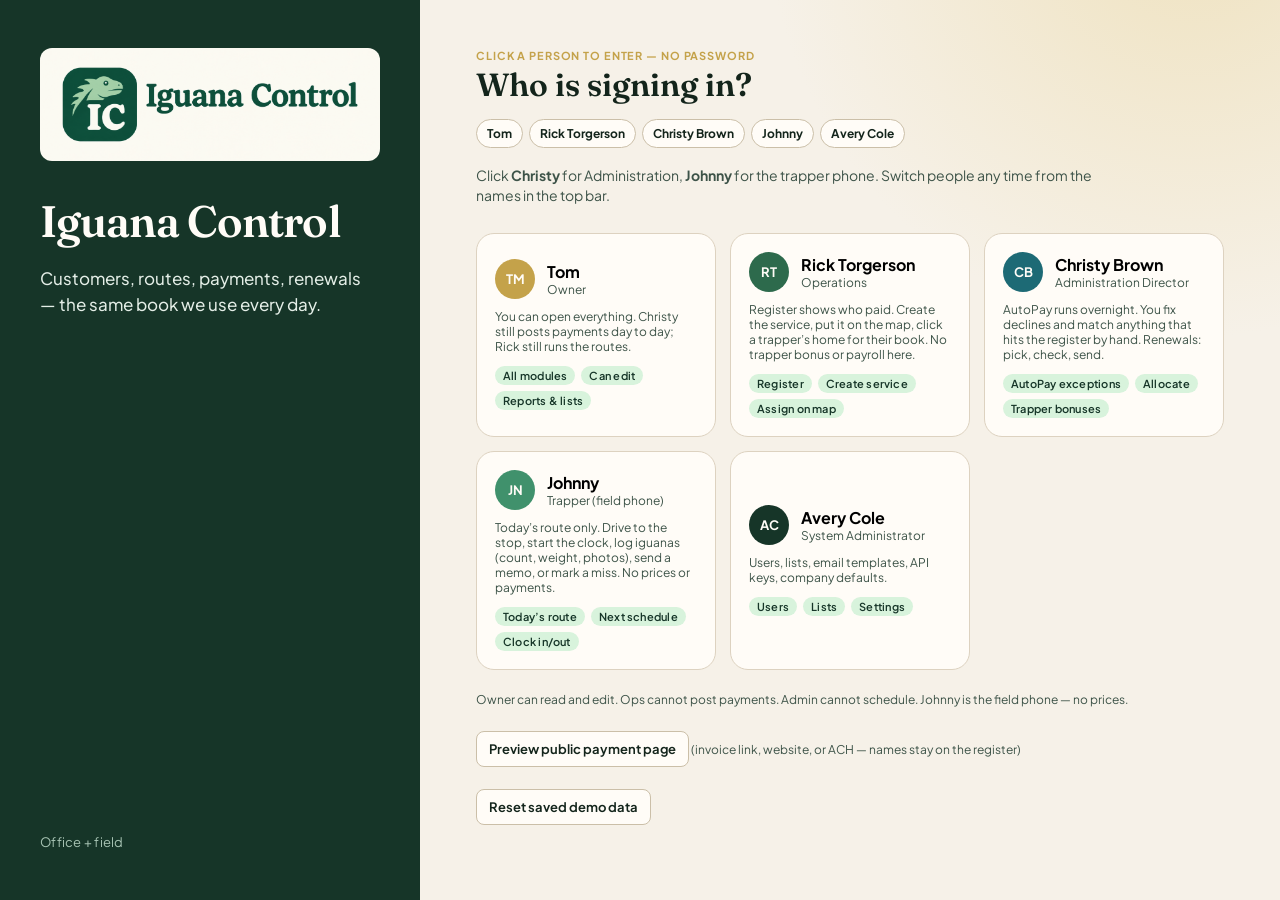
<file: index.html>
<!DOCTYPE html>
<html lang="en-US">
<head>
  <meta charset="UTF-8">
  <meta name="viewport" content="width=device-width, initial-scale=1.0">
  <title>Iguana Control</title>
  <link rel="icon" type="image/png" href="images/logo.png">
  <link rel="preconnect" href="https://fonts.googleapis.com">
  <link rel="preconnect" href="https://fonts.gstatic.com" crossorigin>
  <link href="https://fonts.googleapis.com/css2?family=Fraunces:opsz,wght@9..144,500;9..144,600;9..144,700&family=Plus+Jakarta+Sans:ital,wght@0,400;0,500;0,600;0,700;1,400&display=swap" rel="stylesheet">
  <link rel="stylesheet" href="global.css?v=inv5">
</head>
<body>
  <div id="app"></div>
  <script src="storage.js?v=optimizer2"></script>
  <script src="payments.js?v=monthly1"></script>
  <script src="intake.js?v=quote2"></script>
  <script src="index.js?v=inv12"></script>
</body>
</html>
</file>
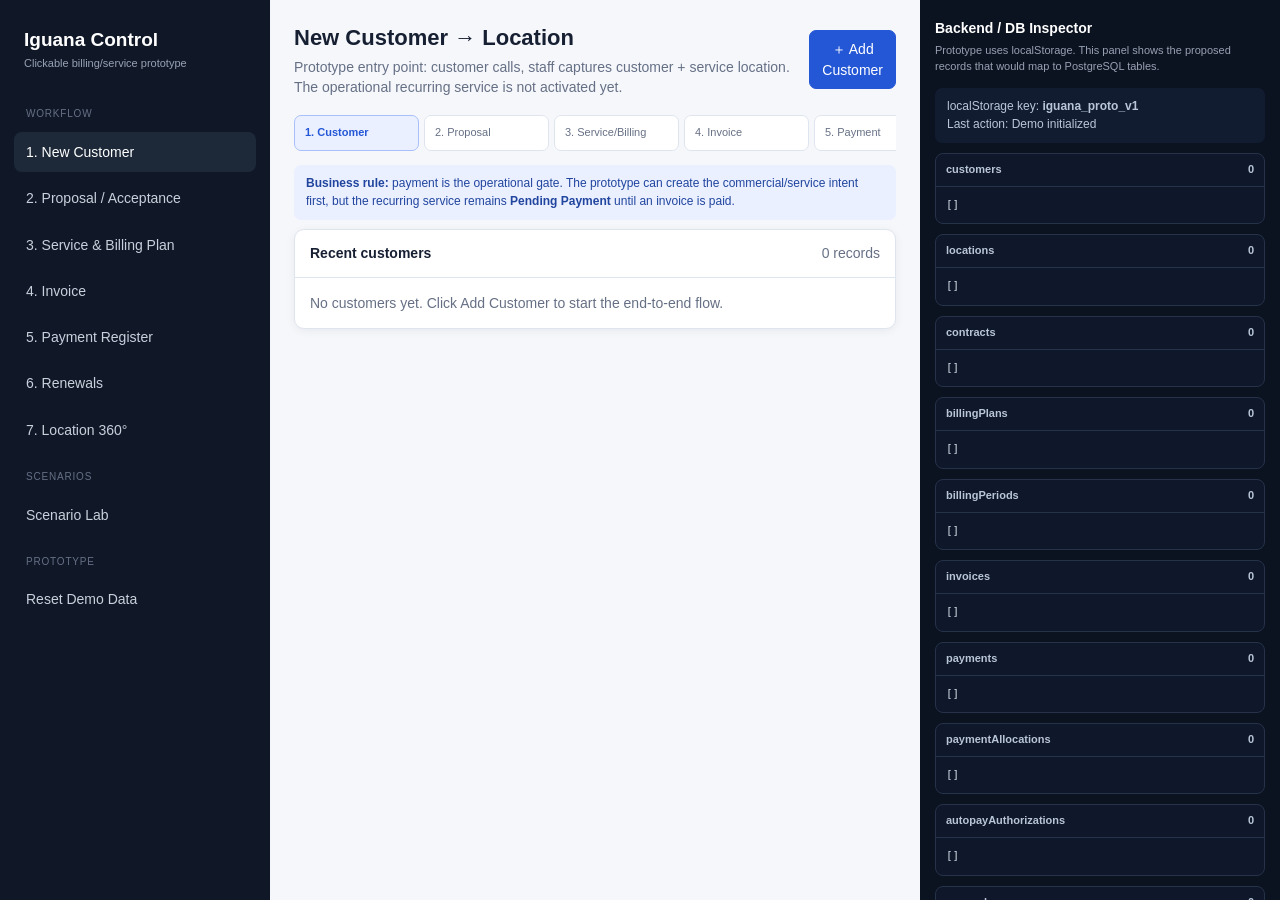
<file: iguana-billing-service-prototype-v2.html>
<!DOCTYPE html>
<html lang="en">
<head>
<meta charset="UTF-8">
<meta name="viewport" content="width=device-width, initial-scale=1.0">
<title>Iguana Control — Billing & Service Prototype</title>
<style>
:root{
  --bg:#f5f7fb; --panel:#fff; --line:#dfe5ee; --text:#172033; --muted:#667085;
  --primary:#2457d6; --primary2:#eaf0ff; --success:#087443; --successbg:#e9f8ef;
  --warn:#9a6700; --warnbg:#fff7df; --danger:#b42318; --dangerbg:#fff0ee;
  --purple:#6941c6; --purplebg:#f2edff; --shadow:0 2px 10px rgba(16,24,40,.06);
}
*{box-sizing:border-box}
body{margin:0;background:var(--bg);color:var(--text);font:14px/1.45 Inter,Segoe UI,Arial,sans-serif}
button,input,select,textarea{font:inherit}
button{cursor:pointer}
.app{display:grid;grid-template-columns:270px minmax(520px,1fr) 360px;min-height:100vh}
.sidebar{background:#101828;color:#fff;padding:20px 14px;position:sticky;top:0;height:100vh}
.brand{font-weight:800;font-size:19px;padding:6px 10px 22px}
.brand small{display:block;color:#98a2b3;font-weight:500;font-size:11px;margin-top:2px}
.nav{display:flex;flex-direction:column;gap:6px}
.nav button{border:0;background:transparent;color:#c8d0dc;text-align:left;padding:10px 12px;border-radius:8px}
.nav button:hover,.nav button.active{background:#1d2939;color:#fff}
.nav .section{font-size:10px;color:#667085;text-transform:uppercase;letter-spacing:.08em;padding:14px 12px 4px}
.main{padding:22px 24px 60px;min-width:0}
.topbar{display:flex;justify-content:space-between;align-items:center;margin-bottom:18px}
h1{font-size:22px;margin:0 0 3px}
.subtitle{color:var(--muted)}
.actions{display:flex;gap:8px;flex-wrap:wrap}
.btn{border:1px solid var(--line);background:#fff;padding:8px 12px;border-radius:7px;color:var(--text)}
.btn.primary{background:var(--primary);border-color:var(--primary);color:#fff}
.btn.success{background:var(--success);border-color:var(--success);color:#fff}
.btn.danger{background:#fff;border-color:#f0b8b2;color:var(--danger)}
.btn.small{padding:5px 8px;font-size:12px}
.card{background:var(--panel);border:1px solid var(--line);border-radius:10px;box-shadow:var(--shadow);margin-bottom:14px}
.card .head{padding:13px 15px;border-bottom:1px solid var(--line);display:flex;justify-content:space-between;align-items:center}
.card .body{padding:15px}
.card h3{font-size:14px;margin:0}
.stepbar{display:flex;gap:5px;overflow:auto;margin-bottom:14px}
.step{min-width:125px;padding:9px 10px;border:1px solid var(--line);background:#fff;border-radius:7px;color:var(--muted);font-size:11px}
.step.active{border-color:#a9bffb;background:var(--primary2);color:var(--primary);font-weight:700}
.step.done{border-color:#b8e0c7;background:var(--successbg);color:var(--success)}
.grid2{display:grid;grid-template-columns:1fr 1fr;gap:12px}
.grid3{display:grid;grid-template-columns:repeat(3,1fr);gap:12px}
label{display:block;color:#475467;font-size:12px;font-weight:600;margin-bottom:5px}
input,select,textarea{width:100%;border:1px solid #cfd6e2;border-radius:6px;padding:8px 9px;background:#fff;color:var(--text)}
textarea{min-height:70px;resize:vertical}
.formrow{margin-bottom:11px}
.badge{display:inline-flex;align-items:center;border-radius:999px;padding:3px 8px;font-size:11px;font-weight:700}
.badge.green{background:var(--successbg);color:var(--success)}
.badge.yellow{background:var(--warnbg);color:var(--warn)}
.badge.red{background:var(--dangerbg);color:var(--danger)}
.badge.blue{background:var(--primary2);color:var(--primary)}
.badge.purple{background:var(--purplebg);color:var(--purple)}
.kpis{display:grid;grid-template-columns:repeat(4,1fr);gap:10px}
.kpi{padding:12px;border:1px solid var(--line);border-radius:8px;background:#fff}
.kpi .n{font-size:21px;font-weight:800}.kpi .l{font-size:11px;color:var(--muted)}
table{width:100%;border-collapse:collapse;font-size:12px}
th,td{border-bottom:1px solid #edf0f5;padding:9px 7px;text-align:left;vertical-align:top}
th{font-size:11px;color:#667085;background:#fafbfc}
tr.clickable:hover{background:#f7f9fc;cursor:pointer}
.alert{padding:10px 12px;border-radius:7px;margin:9px 0;font-size:12px}
.alert.info{background:var(--primary2);color:#21459e}.alert.warn{background:var(--warnbg);color:var(--warn)}
.alert.success{background:var(--successbg);color:var(--success)}.alert.danger{background:var(--dangerbg);color:var(--danger)}
.timeline{display:flex;flex-direction:column;gap:0}
.titem{display:grid;grid-template-columns:20px 1fr;gap:8px;padding:10px 0}
.dot{width:10px;height:10px;border-radius:50%;background:#98a2b3;margin-top:5px}
.dot.blue{background:var(--primary)}.dot.green{background:#12b76a}.dot.yellow{background:#f79009}.dot.purple{background:#7f56d9}
.muted{color:var(--muted)}
.money{font-weight:800}
.codepanel{background:#0b1220;color:#d7e0ea;height:100vh;position:sticky;top:0;overflow:auto;padding:18px 15px}
.codepanel h2{font-size:14px;margin:0 0 5px;color:#fff}
.codepanel .small{color:#98a2b3;font-size:11px;margin-bottom:13px}
.codebox{border:1px solid #25324a;border-radius:8px;margin:10px 0;background:#0f172a}
.codebox .ct{padding:8px 10px;border-bottom:1px solid #25324a;color:#b9c6d8;font-size:11px;font-weight:700}
pre{margin:0;padding:10px;white-space:pre-wrap;word-break:break-word;font:11px/1.5 ui-monospace,SFMono-Regular,Consolas,monospace}
.jsonkey{color:#7dd3fc}.jsonstr{color:#86efac}.jsonnum{color:#fbbf24}
.footer-note{font-size:11px;color:#98a2b3;margin-top:14px}
.modal{position:fixed;inset:0;background:rgba(16,24,40,.45);display:none;align-items:center;justify-content:center;padding:20px;z-index:10}
.modal.show{display:flex}
.modalbox{background:#fff;border-radius:12px;width:min(720px,96vw);max-height:90vh;overflow:auto;box-shadow:0 20px 50px rgba(0,0,0,.2)}
.modalhead{padding:15px;border-bottom:1px solid var(--line);display:flex;justify-content:space-between}.modalbody{padding:16px}
.hidden{display:none!important}
@media(max-width:1150px){.app{grid-template-columns:220px 1fr}.codepanel{display:none}}
@media(max-width:800px){.app{display:block}.sidebar{position:static;height:auto}.main{padding:15px}.grid2,.grid3,.kpis{grid-template-columns:1fr 1fr}}
</style>
</head>
<body>
<div class="app">
  <aside class="sidebar">
    <div class="brand">Iguana Control <small>Clickable billing/service prototype</small></div>
    <div class="nav">
      <div class="section">Workflow</div>
      <button class="active" data-screen="onboarding">1. New Customer</button>
      <button data-screen="proposal">2. Proposal / Acceptance</button>
      <button data-screen="service">3. Service & Billing Plan</button>
      <button data-screen="invoice">4. Invoice</button>
      <button data-screen="payments">5. Payment Register</button>
      <button data-screen="renewals">6. Renewals</button>
      <button data-screen="location">7. Location 360°</button>
      <div class="section">Scenarios</div>
      <button data-screen="scenario">Scenario Lab</button>
      <div class="section">Prototype</div>
      <button id="resetBtn">Reset Demo Data</button>
    </div>
  </aside>

  <main class="main" id="main"></main>

  <aside class="codepanel">
    <h2>Backend / DB Inspector</h2>
    <div class="small">Prototype uses localStorage. This panel shows the proposed records that would map to PostgreSQL tables.</div>
    <div id="dbInspector"></div><div class="muted" style="padding:10px 4px 20px;font-size:11px">Prototype fixes are limited to clear admin/billing issues demonstrated in the Christy/Tom walkthroughs. Unspecified policies are not invented.</div>
    <div class="footer-note">Green = saved. Yellow = pending/attention. The prototype intentionally keeps Payment as one centralized entity regardless of source: ONLINE, AUTOPAY, EXTERNAL.</div>
  </aside>
</div>

<div class="modal" id="modal">
  <div class="modalbox">
    <div class="modalhead"><strong id="modalTitle">Detail</strong><button class="btn small" onclick="closeModal()">Close</button></div>
    <div class="modalbody" id="modalBody"></div>
  </div>
</div>

<script>
const KEY="iguana_proto_v1";
const uid=(p)=>p+"_"+Math.random().toString(36).slice(2,8);
const today=new Date().toISOString().slice(0,10);
const addMonths=(date,n)=>{let d=new Date(date+"T12:00:00"); d.setMonth(d.getMonth()+n); return d.toISOString().slice(0,10)};
const money=n=>"$"+Number(n||0).toLocaleString("en-US",{minimumFractionDigits:2,maximumFractionDigits:2});

const initial={
  meta:{version:1, lastAction:"Demo initialized"},
  customers:[],
  locations:[],
  proposals:[],
  contracts:[],
  billingPlans:[],
  billingPeriods:[],
  invoices:[],
  payments:[],
  paymentAllocations:[],
  autopayAuthorizations:[],
  renewals:[],
  services:[],
  audit:[]
};

let db=load();
let screen="onboarding";
let selectedLocation=null;

function load(){try{return JSON.parse(localStorage.getItem(KEY))||structuredClone(initial)}catch(e){return structuredClone(initial)}}
function save(action){
  db.meta.lastAction=action;
  db.meta.updatedAt=new Date().toISOString();
  db.audit.unshift({id:uid("AUD"),at:new Date().toISOString(),action});
  db.audit=db.audit.slice(0,80);
  localStorage.setItem(KEY,JSON.stringify(db));
  render();
}
function esc(s){return String(s??"").replace(/[&<>"']/g,m=>({"&":"&amp;","<":"&lt;",">":"&gt;",'"':"&quot;","'":"&#39;"}[m]))}
function getCustomer(id){return db.customers.find(x=>x.id===id)}
function getLocation(id){return db.locations.find(x=>x.id===id)}
function getContract(id){return db.contracts.find(x=>x.id===id)}
function getInvoice(id){return db.invoices.find(x=>x.id===id)}
function allocated(invoiceId){return db.paymentAllocations.filter(x=>x.invoiceId===invoiceId).reduce((s,x)=>s+x.amount,0)}
function invoiceStatus(inv){
  const p=allocated(inv.id), a=Number(inv.amount);
  if(p<=0)return "OPEN";
  if(p<a)return "PARTIAL";
  return "PAID";
}
function statusBadge(s){
  const map={PAID:"green",ACTIVE:"green","READY FOR SERVICE":"green",OPEN:"yellow",PENDING:"yellow","PENDING PAYMENT":"yellow","OVERDUE":"red","FAILED":"red","CANCELLED":"red","ABANDONED":"red","DRAFT":"blue","SCHEDULED":"blue","SENT":"blue","REVIEW":"purple","ACCEPTED":"purple","PARTIAL":"yellow","PROCESSING":"blue"};
  return `<span class="badge ${map[s]||"blue"}">${esc(s)}</span>`;
}
function navigate(s){screen=s;document.querySelectorAll(".nav button[data-screen]").forEach(b=>b.classList.toggle("active",b.dataset.screen===s));render()}

document.querySelectorAll(".nav button[data-screen]").forEach(b=>b.onclick=()=>navigate(b.dataset.screen));
document.getElementById("resetBtn").onclick=()=>{if(confirm("Reset all prototype data?")){db=structuredClone(initial);selectedLocation=null;save("Reset demo data")}};

function render(){
  const main=document.getElementById("main");
  const views={onboarding:viewOnboarding,proposal:viewProposal,service:viewService,invoice:viewInvoice,payments:viewPayments,renewals:viewRenewals,location:viewLocation,scenario:viewScenario};
  main.innerHTML=views[screen]();
  renderInspector();
}

function header(title,sub,actions=""){
  return `<div class="topbar"><div><h1>${title}</h1><div class="subtitle">${sub}</div></div><div class="actions">${actions}</div></div>`;
}
function steps(active){
  const arr=[["onboarding","Customer"],["proposal","Proposal"],["service","Service/Billing"],["invoice","Invoice"],["payments","Payment"],["location","Ready/Schedule"]];
  return `<div class="stepbar">${arr.map((x,i)=>`<div class="step ${x[0]===active?"active":i<Math.max(0,arr.findIndex(a=>a[0]===active))?"done":""}">${i+1}. ${x[1]}</div>`).join("")}</div>`;
}

function viewOnboarding(){
  return header("New Customer → Location","Prototype entry point: customer calls, staff captures customer + service location. The operational recurring service is not activated yet.",`<button class="btn primary" onclick="openNewCustomer()">＋ Add Customer</button>`)
  +steps("onboarding")
  +`<div class="alert info"><b>Business rule:</b> payment is the operational gate. The prototype can create the commercial/service intent first, but the recurring service remains <b>Pending Payment</b> until an invoice is paid.</div>
  <div class="card"><div class="head"><h3>Recent customers</h3><span class="muted">${db.customers.length} records</span></div><div class="body">${db.customers.length?customerTable():"<div class='muted'>No customers yet. Click Add Customer to start the end-to-end flow.</div>"}</div></div>`;
}
function customerTable(){
  return `<table><thead><tr><th>Customer</th><th>Location</th><th>Status</th><th>Next action</th></tr></thead><tbody>`
  +db.customers.map(c=>{let l=db.locations.find(x=>x.customerId===c.id);let ct=l&&db.contracts.find(x=>x.locationId===l.id);return `<tr><td><b>${esc(c.name)}</b><br><span class="muted">${esc(c.email||"")}</span></td><td>${esc(l?.name||"—")}<br>${esc(l?.city||"")}</td><td>${statusBadge(ct?.status||"DRAFT")}</td><td><button class="btn small" onclick="goLocation('${l?.id||""}')">Open</button></td></tr>`}).join("")+"</tbody></table>";
}

function openNewCustomer(){
  openModal("Create Customer + Location",`
    <div class="grid2">
      <div class="formrow"><label>Customer name</label><input id="f_name" value="John Smith"></div>
      <div class="formrow"><label>Email</label><input id="f_email" value="john@example.com"></div>
      <div class="formrow"><label>Phone</label><input id="f_phone" value="954-555-0101"></div>
      <div class="formrow"><label>Customer type</label><select id="f_type"><option>Residential</option><option>Commercial</option><option>Municipal</option><option>HOA</option></select></div>
      <div class="formrow"><label>Service location name</label><input id="f_loc" value="John Smith Residence"></div>
      <div class="formrow"><label>Address</label><input id="f_addr" value="123 Example Street"></div>
      <div class="formrow"><label>City</label><input id="f_city" value="Fort Lauderdale"></div>
      <div class="formrow"><label>ZIP</label><input id="f_zip" value="33301"></div>
    </div>
    <div class="actions"><button class="btn primary" onclick="createCustomer()">Create Customer + Location</button></div>`);
}
function createCustomer(){
  const c={id:uid("CUS"),name:document.getElementById("f_name").value,email:document.getElementById("f_email").value,phone:document.getElementById("f_phone").value,type:document.getElementById("f_type").value,createdAt:today};
  const l={id:uid("LOC"),customerId:c.id,name:document.getElementById("f_loc").value,address:document.getElementById("f_addr").value,city:document.getElementById("f_city").value,zip:document.getElementById("f_zip").value};
  db.customers.push(c);db.locations.push(l);selectedLocation=l.id;closeModal();save("Created customer and service location");navigate("proposal");
}
function goLocation(id){selectedLocation=id;navigate("location")}

function viewProposal(){
  const l=getLocation(selectedLocation),c=l&&getCustomer(l.customerId);
  return header("Proposal / Customer Acceptance","The quote/proposal is pre-sale. It does not itself represent a payment. Acceptance creates the service/billing intent.",`<button class="btn" onclick="navigate('onboarding')">← Customer</button>`)
  +steps("proposal")
  +(l?`<div class="card"><div class="head"><h3>${esc(c.name)} — ${esc(l.name)}</h3>${statusBadge(db.proposals.find(p=>p.locationId===l.id)?.status||"DRAFT")}</div><div class="body">
  <div class="grid2">
    <div class="formrow"><label>Program</label><select id="p_program"><option>1-Year Residential Monitoring</option><option>1-Year Commercial Monitoring</option><option>6-Month Monitoring</option><option>Monthly / 12-Month Commitment</option></select></div>
    <div class="formrow"><label>Contract term</label><select id="p_term"><option value="12">12 months</option><option value="6">6 months</option></select></div>
    <div class="formrow"><label>Total contract value</label><input id="p_total" type="number" value="2400"></div>
    <div class="formrow"><label>Billing frequency</label><select id="p_freq"><option value="annual">Annual / upfront</option><option value="monthly">Monthly</option></select></div>
    <div class="formrow"><label>Installment amount</label><input id="p_installment" type="number" value="200"></div>
    <div class="formrow"><label>AutoPay</label><select id="p_autopay"><option value="yes">Yes</option><option value="no">No</option></select></div>
  </div>
  <div class="alert info">Prototype decision: <b>Service/Contract + Billing Plan</b> are separate records. A 12-month service can be paid $200/month × 12 or paid upfront.</div>
  <button class="btn primary" onclick="acceptProposal()">Customer Agreed — Create Service & Billing Plan</button>
  </div></div>`:"<div class='alert warn'>Select/create a customer first.</div>");
}
function acceptProposal(){
  const l=getLocation(selectedLocation); if(!l)return;
  const existing=db.proposals.find(p=>p.locationId===l.id);
  const p=existing||{id:uid("PROP"),locationId:l.id};
  Object.assign(p,{program:document.getElementById("p_program").value,termMonths:Number(document.getElementById("p_term").value),totalValue:Number(document.getElementById("p_total").value),billingFrequency:document.getElementById("p_freq").value,installmentAmount:Number(document.getElementById("p_installment").value),autopay:document.getElementById("p_autopay").value==="yes",status:"ACCEPTED",acceptedAt:today});
  if(!existing)db.proposals.push(p);
  const ct={id:uid("CON"),locationId:l.id,proposalId:p.id,program:p.program,termMonths:p.termMonths,totalValue:p.totalValue,startDate:today,endDate:addMonths(today,p.termMonths),status:"PENDING PAYMENT"};
  db.contracts.push(ct);
  const bp={id:uid("BPL"),contractId:ct.id,frequency:p.billingFrequency,installmentAmount:p.billingFrequency==="annual"?p.totalValue:p.installmentAmount,installments:p.billingFrequency==="annual"?1:p.termMonths,autopay:p.autopay,status:"ACTIVE"};
  db.billingPlans.push(bp);
  // Create first invoice for prototype; future periods are generated by billing schedule action.
  createFirstBillingPeriod(ct,bp);
  selectedLocation=l.id;save("Customer accepted proposal; created contract and billing plan");navigate("service");
}
function createFirstBillingPeriod(ct,bp){
  const existing=db.billingPeriods.find(x=>x.contractId===ct.id); if(existing)return;
  const months = bp.frequency==="monthly" ? 1 : ct.termMonths;
  const period={id:uid("PER"),contractId:ct.id,sequence:1,periodStart:ct.startDate,periodEnd:addMonths(ct.startDate,months),amount:bp.installmentAmount,status:"DUE"};
  db.billingPeriods.push(period);
  const inv={id:uid("INV"),invoiceNo:String(300000+db.invoices.length+1),locationId:ct.locationId,contractId:ct.id,billingPeriodId:period.id,description:ct.program+(bp.frequency==="monthly"?" — Billing Period 1":" — Full Term"),amount:period.amount,issueDate:today,dueDate:today,status:"SENT",source:"SYSTEM"};
  db.invoices.push(inv);
  period.invoiceId=inv.id;
}

function viewService(){
  const l=getLocation(selectedLocation),c=l&&getCustomer(l.customerId),ct=l&&db.contracts.find(x=>x.locationId===l.id),bp=ct&&db.billingPlans.find(x=>x.contractId===ct.id);
  return header("Service & Billing Plan","Separate operational commitment from the way it is billed. Service becomes active/dispatchable after payment.",`<button class="btn" onclick="navigate('proposal')">← Proposal</button>`)
  +steps("service")
  +(ct?`<div class="grid2">
    <div class="card"><div class="head"><h3>Service Contract</h3>${statusBadge(ct.status)}</div><div class="body">
      <div class="grid2"><div><span class="muted">Customer</span><br><b>${esc(c.name)}</b></div><div><span class="muted">Location</span><br><b>${esc(l.name)}</b></div>
      <div><span class="muted">Program</span><br>${esc(ct.program)}</div><div><span class="muted">Term</span><br>${ct.termMonths} months</div>
      <div><span class="muted">Start</span><br>${ct.startDate}</div><div><span class="muted">End / Renewal</span><br>${ct.endDate}</div></div>
      <hr style="border:0;border-top:1px solid var(--line);margin:14px 0">
      <div class="alert ${ct.status==="ACTIVE"?"success":"warn"}">${ct.status==="ACTIVE"?"Payment confirmed — service is eligible for scheduling.":"Payment gate: service remains Pending Payment and should not be dispatched."}</div>
      ${ct.status==="PENDING PAYMENT"?`<div class="card" style="margin-top:12px;background:#fffaf0"><div class="head"><h4 style="margin:0">Awaiting Payment</h4>${statusBadge(ct.paymentStatus||"AWAITING PAYMENT")}</div><div class="body"><div class="grid3"><div><span class="muted">Invoice</span><br><b>${db.invoices.find(i=>i.contractId===ct.id)?.invoiceNo||"—"}</b></div><div><span class="muted">Outstanding</span><br><b>${money(db.invoices.filter(i=>i.contractId===ct.id).reduce((s,i)=>s+Math.max(0,i.amount-allocated(i.id)),0))}</b></div><div><span class="muted">Service activation</span><br><b>Blocked until paid</b></div></div><div class="muted" style="margin-top:8px">No automatic abandonment rule is assumed here; the record remains actionable for Admin follow-up.</div></div></div>`:""}
      ${ct.status!=="ACTIVE"?`<button class="btn primary" onclick="navigate('payments')">Go to Payment Register</button>`:`<button class="btn success" onclick="activateService()">Open Scheduling / Assign Technician</button>`}
    </div></div>
    <div class="card"><div class="head"><h3>Billing Plan</h3>${statusBadge(bp?.status||"DRAFT")}</div><div class="body">
      <div class="kpis"><div class="kpi"><div class="n">${money(ct.totalValue)}</div><div class="l">Contract value</div></div>
      <div class="kpi"><div class="n">${money(bp?.installmentAmount)}</div><div class="l">${bp?.frequency==="monthly"?"Monthly":"Annual"} installment</div></div>
      <div class="kpi"><div class="n">${bp?.installments||0}</div><div class="l">Installments</div></div>
      <div class="kpi"><div class="n">${bp?.autopay?"ON":"OFF"}</div><div class="l">AutoPay</div></div></div>
      <div style="margin-top:14px"><b>Billing periods</b>${billingPeriods(ct.id)}</div>
    </div></div>
  </div>`:"<div class='alert warn'>No service contract yet. Accept the proposal first.</div>");
}
function billingPeriods(contractId){
  const ps=db.billingPeriods.filter(x=>x.contractId===contractId);
  return `<table style="margin-top:8px"><thead><tr><th>#</th><th>Period</th><th>Invoice</th><th>Amount</th><th>Status</th></tr></thead><tbody>${ps.map(p=>{let i=getInvoice(p.invoiceId);return `<tr><td>${p.sequence}</td><td>${p.periodStart} → ${p.periodEnd}</td><td>${i?.invoiceNo||"—"}</td><td>${money(p.amount)}</td><td>${statusBadge(i?invoiceStatus(i):p.status)}</td></tr>`}).join("")}</tbody></table>
  <div style="margin-top:10px"><button class="btn small" onclick="generateNextPeriod()">Generate Next Billing Period / Invoice</button></div>`;
}
function generateNextPeriod(){
  const l=getLocation(selectedLocation),ct=l&&db.contracts.find(x=>x.locationId===l.id),bp=ct&&db.billingPlans.find(x=>x.contractId===ct.id);
  if(!ct||!bp)return;
  const count=db.billingPeriods.filter(x=>x.contractId===ct.id).length;
  if(count>=bp.installments){alert("All billing periods for this contract have already been generated.");return}
  const start=addMonths(ct.startDate,count),end=addMonths(ct.startDate,count+1);
  const period={id:uid("PER"),contractId:ct.id,sequence:count+1,periodStart:start,periodEnd:end,amount:bp.installmentAmount,status:"DUE"};
  db.billingPeriods.push(period);
  const inv={id:uid("INV"),invoiceNo:String(300000+db.invoices.length+1),locationId:ct.locationId,contractId:ct.id,billingPeriodId:period.id,description:ct.program+" — Billing Period "+(count+1),amount:bp.installmentAmount,issueDate:start,dueDate:start,status:"SENT",source:"RECURRING"};
  db.invoices.push(inv);period.invoiceId=inv.id;save("Generated next recurring billing period and invoice");
}

function viewInvoice(){
  const l=getLocation(selectedLocation),ct=l&&db.contracts.find(x=>x.locationId===l.id);
  const invs=l?db.invoices.filter(x=>x.locationId===l.id):[];
  return header("Invoices","Invoices are financial obligations. They are separate from the service contract and separate from payments.",`<button class="btn" onclick="navigate('service')">← Service</button><button class="btn primary" onclick="manualInvoice()">＋ Manual Invoice</button>`)
  +steps("invoice")
  +(l?`<div class="card"><div class="head"><h3>Invoice History — ${esc(l.name)}</h3><span class="muted">${invs.length} invoice(s)</span></div><div class="body"><table><thead><tr><th>Invoice</th><th>Description</th><th>Issue</th><th>Amount</th><th>Paid</th><th>Balance</th><th>Status</th></tr></thead><tbody>${invs.map(i=>{let paid=allocated(i.id);return `<tr class="clickable" onclick="openInvoice('${i.id}')"><td><b>${i.invoiceNo}</b></td><td>${esc(i.description)}<br><span class="muted">${esc(i.source)}</span></td><td>${i.issueDate}</td><td>${money(i.amount)}</td><td>${money(paid)}</td><td>${money(i.amount-paid)}</td><td>${statusBadge(invoiceStatus(i))}</td></tr>`}).join("")}</tbody></table></div></div>`:"<div class='alert warn'>No location selected.</div>");
}
function openInvoice(id){
  const i=getInvoice(id),l=getLocation(i.locationId),ct=getContract(i.contractId);
  const pays=db.paymentAllocations.filter(a=>a.invoiceId===id).map(a=>db.payments.find(p=>p.id===a.paymentId)).filter(Boolean);
  openModal("Invoice "+i.invoiceNo,`<div class="grid2"><div><span class="muted">Location</span><br><b>${esc(l.name)}</b></div><div><span class="muted">Status</span><br>${statusBadge(invoiceStatus(i))}</div><div><span class="muted">Description</span><br>${esc(i.description)}</div><div><span class="muted">Amount</span><br><b>${money(i.amount)}</b></div><div><span class="muted">Issue date</span><br>${i.issueDate}</div><div><span class="muted">Due date</span><br>${i.dueDate}</div></div>
  <hr style="border:0;border-top:1px solid var(--line);margin:15px 0">
  <h3>Payments applied</h3>${pays.length?`<table><tr><th>Date</th><th>Source</th><th>Method</th><th>Amount</th></tr>${pays.map(p=>`<tr><td>${p.date}</td><td>${p.source}</td><td>${p.method}</td><td>${money(p.amount)}</td></tr>`).join("")}</table>`:"<div class='muted'>No payment applied yet.</div>"}
  <div style="margin-top:14px"><button class="btn primary" onclick="closeModal();openPaymentModal('${i.id}')">Post Payment Directly to Invoice</button></div>`);
}
function manualInvoice(){
  const l=getLocation(selectedLocation),ct=l&&db.contracts.find(x=>x.locationId===l.id);
  if(!l){alert("Select a location first.");return}
  openModal("Create Manual Invoice",`<div class="grid2"><div class="formrow"><label>Description</label><input id="mi_desc" value="Municipal / special service invoice"></div><div class="formrow"><label>Amount</label><input id="mi_amt" type="number" value="1000"></div><div class="formrow"><label>PO Number</label><input id="mi_po" value="PO-2026-001"></div><div class="formrow"><label>Service period</label><input id="mi_period" value="${today.slice(0,7)}"></div></div><div class="alert info">Municipal invoicing remains intentionally manual in this prototype because the source calls say requirements vary by municipality, including PO and service-period details.</div><button class="btn primary" onclick="createManualInvoice()">Create Invoice</button>`);
}
function createManualInvoice(){
  const l=getLocation(selectedLocation);let ct=l&&db.contracts.find(x=>x.locationId===l.id);
  if(!ct){ct={id:uid("CON"),locationId:l.id,program:"Manual / Municipal",termMonths:1,totalValue:Number(document.getElementById("mi_amt").value),startDate:today,endDate:addMonths(today,1),status:"PENDING PAYMENT"};db.contracts.push(ct)}
  const i={id:uid("INV"),invoiceNo:String(300000+db.invoices.length+1),locationId:l.id,contractId:ct.id,description:document.getElementById("mi_desc").value+" | PO "+document.getElementById("mi_po").value+" | Period "+document.getElementById("mi_period").value,amount:Number(document.getElementById("mi_amt").value),issueDate:today,dueDate:today,status:"SENT",source:"MANUAL"};
  db.invoices.push(i);closeModal();save("Created manual invoice");navigate("invoice");
}

function viewPayments(){
  const all=db.payments.slice().sort((a,b)=>b.date.localeCompare(a.date));
  const open=db.invoices.filter(i=>invoiceStatus(i)!=="PAID").length;
  const failed=db.autopayAuthorizations.filter(a=>a.status==="FAILED").length;
  const pending=db.contracts.filter(c=>c.status==="PENDING PAYMENT").length;
  return header("Central Payment Register","One permanent register for ONLINE, AUTOPAY and EXTERNAL payments. Posting never removes the transaction.",`<button class="btn primary" onclick="openPaymentModal()">＋ Record Payment</button>`)
  +steps("payments")
  +`<div class="kpis">
    <div class="kpi"><div class="n">${all.length}</div><div class="l">Payments</div></div>
    <div class="kpi"><div class="n">${money(all.reduce((s,p)=>s+p.amount,0))}</div><div class="l">Total payments</div></div>
    <div class="kpi"><div class="n">${failed}</div><div class="l">AutoPay exceptions</div></div>
    <div class="kpi"><div class="n">${pending}</div><div class="l">Awaiting payment</div></div>
  </div>
  ${failed?`<div class="alert danger"><b>Action required:</b> ${failed} AutoPay exception(s) need review. The prototype surfaces failures instead of requiring a separate report.</div>`:""}
  <div class="card" style="margin-top:14px"><div class="head"><h3>Payment Register</h3><div class="actions">
    <select id="paymentFilter" onchange="filterPayments()"><option value="ALL">All sources</option><option value="ONLINE">Online</option><option value="AUTOPAY">AutoPay</option><option value="EXTERNAL">External</option></select>
  </div></div><div class="body">
  <table><thead><tr><th>Date</th><th>Customer</th><th>Invoice</th><th>Source</th><th>Method</th><th>Amount</th><th>Status</th><th>Memo</th></tr></thead><tbody id="paymentRows">${all.length?all.map(p=>paymentRow(p)).join(""):`<tr><td colspan="8" class="muted">No payments yet.</td></tr>`}</tbody></table>
  </div></div>
  <div class="alert info"><b>Design fix from Christy's walkthrough:</b> online, AutoPay and external payments use one Payment record and one allocation path. The record remains searchable after posting, and the payment can carry a memo.</div>`;
}
function paymentRow(p){
  let i=getInvoice(p.invoiceId),l=i&&getLocation(i.locationId),c=l&&getCustomer(l.customerId);
  return `<tr class="clickable" data-source="${esc(p.source)}" onclick="openPayment('${p.id}')"><td>${p.date}</td><td>${esc(c?.name||"—")}</td><td>${i?.invoiceNo||"UNAPPLIED"}</td><td>${statusBadge(p.source)}</td><td>${esc(p.method)}</td><td class="money">${money(p.amount)}</td><td>${statusBadge(p.status)}</td><td>${esc(p.memo||"")}</td></tr>`;
}
function filterPayments(){
  const f=document.getElementById("paymentFilter")?.value||"ALL";
  document.querySelectorAll("#paymentRows tr").forEach(r=>r.style.display=(f==="ALL"||r.dataset.source===f)?"":"none");
}
function openPaymentModal(invoiceId){
  const l=getLocation(selectedLocation), inv=invoiceId?getInvoice(invoiceId):null;
  if(!l && !inv){alert("Select a location first.");return}
  const invoices=(inv?[inv]:db.invoices.filter(i=>i.locationId===l.id && invoiceStatus(i)!=="PAID"));
  openModal("Record / Process Payment",`
    <div class="grid2">
      <div class="formrow"><label>Invoice</label><select id="pay_inv">${invoices.map(i=>`<option value="${i.id}">${i.invoiceNo} — ${money(i.amount-allocated(i.id))} remaining</option>`).join("")}</select></div>
      <div class="formrow"><label>Payment source</label><select id="pay_source"><option value="ONLINE">Online payment link</option><option value="AUTOPAY">AutoPay</option><option value="EXTERNAL">External / manual</option></select></div>
      <div class="formrow"><label>Payment method</label><select id="pay_method"><option>Credit Card</option><option>ACH</option><option>Check</option><option>Virtual Credit Card</option><option>Other</option></select></div>
      <div class="formrow"><label>Amount</label><input id="pay_amt" type="number" step="0.01" value="${inv?inv.amount-allocated(inv.id):200}"></div>
      <div class="formrow"><label>Reference</label><input id="pay_ref" value="****3680"></div>
      <div class="formrow"><label>Payment date</label><input id="pay_date" type="date" value="${today}"></div>
    </div>
    <div class="formrow"><label>Memo / allocation note</label><input id="pay_memo" value="${invoiceId?"Direct payment posted from invoice":"Payment received"}></div>
    <div class="alert info"><b>Design rule:</b> Online and AutoPay use the same Payment entity. External payments also land in the same register; only source/method differ.</div>
    <button class="btn primary" onclick="recordPayment()">Save Payment</button>`);
}
function recordPayment(){
  const invoiceId=document.getElementById("pay_inv").value, i=getInvoice(invoiceId);
  const amount=Number(document.getElementById("pay_amt").value), source=document.getElementById("pay_source").value;
  if(!i||!amount){alert("Select an invoice and enter an amount.");return}
  const p={id:uid("PAY"),invoiceId,locationId:i.locationId,date:document.getElementById("pay_date").value,source,method:document.getElementById("pay_method").value,reference:document.getElementById("pay_ref").value,amount,status:"POSTED",memo:document.getElementById("pay_memo").value};
  db.payments.push(p);db.paymentAllocations.push({id:uid("ALLOC"),paymentId:p.id,invoiceId,amount});
  if(invoiceStatus(i)==="PAID"){let ct=getContract(i.contractId);if(ct&&ct.status==="PENDING PAYMENT")ct.status="ACTIVE"; if(ct&&!db.services.some(s=>s.contractId===ct.id))db.services.push({id:uid("SRV"),contractId:ct.id,status:"READY FOR SERVICE",schedule:"Pending assignment",technician:"Unassigned"});}
  closeModal();save(`${source} payment posted to invoice ${i.invoiceNo}`);navigate("payments");
}
function openPayment(id){
  const p=db.payments.find(x=>x.id===id); if(!p)return;
  const i=getInvoice(p.invoiceId),l=i&&getLocation(i.locationId),c=l&&getCustomer(l.customerId);
  openModal("Payment "+p.id,`<div class="grid2">
    <div><span class="muted">Customer</span><br><b>${esc(c?.name||"—")}</b></div>
    <div><span class="muted">Invoice</span><br><b>${i?.invoiceNo||"Unapplied"}</b></div>
    <div><span class="muted">Source</span><br>${statusBadge(p.source)}</div>
    <div><span class="muted">Method</span><br>${esc(p.method)}</div>
    <div><span class="muted">Amount</span><br><b>${money(p.amount)}</b></div>
    <div><span class="muted">Status</span><br>${statusBadge(p.status)}</div>
  </div>
  <div class="formrow" style="margin-top:14px"><label>Memo / allocation note</label><textarea id="editPayMemo" rows="3">${esc(p.memo||"")}</textarea></div>
  <div class="alert info">Memo can identify the billing month, school/location or other internal context without changing the financial amount.</div>
  <div class="actions"><button class="btn primary" onclick="savePaymentMemo('${p.id}')">Save Memo</button><button class="btn" onclick="closeModal()">Close</button></div>`);
}
function savePaymentMemo(id){
  const p=db.payments.find(x=>x.id===id); if(!p)return;
  p.memo=document.getElementById("editPayMemo").value;
  closeModal();save("Updated payment memo");
}
function viewRenewals(){
  const now=new Date(today+"T12:00:00");
  const horizon=new Date(now);horizon.setDate(horizon.getDate()+60);
  const rows=db.contracts.filter(ct=>new Date(ct.endDate+"T12:00:00")<=horizon && ct.status!=="CANCELLED").map(ct=>{
    let l=getLocation(ct.locationId),c=l&&getCustomer(l.customerId),bp=db.billingPlans.find(b=>b.contractId===ct.id),existing=db.renewals.find(r=>r.contractId===ct.id);
    let amount=bp?.frequency==="monthly"?bp.installmentAmount:ct.totalValue;
    return {ct,l,c,bp,existing,amount};
  });
  return header("Renewals","30–60 day review queue. The system prepares renewal information; staff reviews/modifies it before client communication.",`<button class="btn" onclick="seedRenewalScenario()">＋ Add Renewal Scenario</button>`)
  +`<div class="alert info"><b>Workflow:</b> prepare → review → optionally edit → approve/send. A renewal does not automatically charge an AutoPay customer merely because the contract is approaching expiration.</div>
  <div class="card"><div class="head"><h3>Renewal Review Report</h3><div class="actions"><span class="muted">${rows.length} due within 60 days</span><button class="btn small primary" onclick="prepareSelectedRenewals()">Prepare Selected</button></div></div><div class="body"><table><thead><tr><th><input type="checkbox" onchange="toggleAllRenewals(this.checked)"></th><th>Customer</th><th>Program</th><th>Expiration</th><th>Current billing</th><th>Proposed renewal</th><th>Status</th><th>Action</th></tr></thead><tbody>${rows.length?rows.map(r=>`<tr><td><input type="checkbox" class="renewPick" value="${r.ct.id}"></td><td><b>${esc(r.c?.name||"—")}</b></td><td>${esc(r.ct.program)}</td><td>${r.ct.endDate}</td><td>${r.bp?.frequency==="monthly"?money(r.bp.installmentAmount)+"/month × "+r.bp.installments:money(r.ct.totalValue)+" upfront"}</td><td>${r.existing?.proposedText|| (r.bp?.frequency==="monthly"?money(r.amount)+"/month × "+r.bp.installments:money(r.amount))}</td><td>${statusBadge(r.existing?.status||"REVIEW")}</td><td><button class="btn small primary" onclick="reviewRenewal('${r.ct.id}')">Review</button></td></tr>`).join(""):`<tr><td colspan="8" class="muted">No renewal records in the 60-day window. Click Add Renewal Scenario to test.</td></tr>`}</tbody></table></div></div>`;
}
function toggleAllRenewals(checked){document.querySelectorAll(".renewPick").forEach(x=>x.checked=checked)}
function prepareSelectedRenewals(){
  const ids=[...document.querySelectorAll(".renewPick:checked")].map(x=>x.value);
  if(!ids.length){alert("Select one or more renewal records first.");return}
  ids.forEach(id=>{
    const ct=getContract(id); if(!ct)return;
    let r=db.renewals.find(x=>x.contractId===id);
    const bp=db.billingPlans.find(x=>x.contractId===id);
    const text=bp?.frequency==="monthly"?`${money(bp.installmentAmount)}/month × ${bp.installments} months`:`${money(ct.totalValue)} upfront`;
    if(!r){r={id:uid("REN"),contractId:id,status:"DRAFT",proposedText:text,sent:false};db.renewals.push(r)}
    else if(!r.proposedText)r.proposedText=text;
  });
  save("Prepared selected renewal drafts for review");
}
function seedRenewalScenario(){
  const c={id:uid("CUS"),name:"Renewal Test Customer",email:"renewal@example.com",phone:"954-555-0202",type:"Commercial",createdAt:today};
  const l={id:uid("LOC"),customerId:c.id,name:"Renewal Test Location",address:"456 Renewal Ave",city:"Pompano Beach",zip:"33060"};
  const ct={id:uid("CON"),locationId:l.id,program:"1-Year Commercial Monitoring",termMonths:12,totalValue:2400,startDate:addMonths(today,-11),endDate:addMonths(today,1),status:"ACTIVE"};
  const bp={id:uid("BPL"),contractId:ct.id,frequency:"monthly",installmentAmount:200,installments:12,autopay:true,status:"ACTIVE"};
  db.customers.push(c);db.locations.push(l);db.contracts.push(ct);db.billingPlans.push(bp);save("Added renewal scenario with monthly $200 × 12 billing plan");selectedLocation=l.id;navigate("renewals");
}
function reviewRenewal(contractId){
  const ct=getContract(contractId),l=getLocation(ct.locationId),c=getCustomer(l.customerId),bp=db.billingPlans.find(x=>x.contractId===ct.id);
  let r=db.renewals.find(x=>x.contractId===contractId);
  if(!r){r={id:uid("REN"),contractId,status:"DRAFT",proposedText:"",sent:false};db.renewals.push(r)}
  const defaultText=bp?.frequency==="monthly"?`${money(bp.installmentAmount)}/month × ${bp.installments} months`:`${money(ct.totalValue)} upfront`;
  openModal("Review Renewal — "+esc(c.name),`<div class="grid2"><div><label>Customer</label><input value="${esc(c.name)}" disabled></div><div><label>Expiration</label><input value="${ct.endDate}" disabled></div></div>
  <div class="formrow"><label>Proposed renewal terms — editable before sending</label><input id="ren_text" value="${esc(r.proposedText||defaultText)}"></div>
  <div class="alert warn">Client communication is manual after review. Do not auto-send merely because the renewal date is approaching.</div>
  <div class="actions"><button class="btn" onclick="saveRenewal('${ct.id}',false)">Save Draft</button><button class="btn primary" onclick="saveRenewal('${ct.id}',true)">Approve & Send Renewal</button></div>`);
}
function saveRenewal(contractId,send){
  let r=db.renewals.find(x=>x.contractId===contractId);r.proposedText=document.getElementById("ren_text").value;r.status=send?"SENT":"DRAFT";r.sent=send;r.sentAt=send?new Date().toISOString():null;closeModal();save(send?"Renewal approved and sent after review":"Renewal draft updated");navigate("renewals");
}

function viewLocation(){
  const l=getLocation(selectedLocation),c=l&&getCustomer(l.customerId);
  if(!l)return header("Location 360°","Select a location from the Customer screen.",`<button class="btn primary" onclick="navigate('onboarding')">Customers</button>`);
  const ct=db.contracts.find(x=>x.locationId===l.id),bp=ct&&db.billingPlans.find(x=>x.contractId===ct.id);
  const invs=db.invoices.filter(x=>x.locationId===l.id),pays=db.payments.filter(x=>x.locationId===l.id);
  return header("Location 360°",`${esc(c.name)} · ${esc(l.name)}`,`<button class="btn" onclick="navigate('onboarding')">← Customers</button>`)
  +`<div class="card"><div class="head"><h3>Customer / Bill-To</h3>${statusBadge(c.type)}</div><div class="body"><div class="grid3"><div><span class="muted">Customer</span><br><b>${esc(c.name)}</b></div><div><span class="muted">Location</span><br>${esc(l.address)}, ${esc(l.city)}</div><div><span class="muted">Email</span><br>${esc(c.email)}</div></div></div></div>
  <div class="card"><div class="head"><h3>Recurring Services</h3>${ct?statusBadge(ct.status):""}</div><div class="body">${ct?`<table><tr><th>Service</th><th>Schedule</th><th>Tech</th><th>Last Service</th><th>Next / Renewal</th><th>Cancel Date</th></tr><tr><td>${esc(ct.program)}</td><td>WK — Pending</td><td>${db.services.find(s=>s.contractId===ct.id)?.technician||"Unassigned"}</td><td>—</td><td>${ct.endDate}</td><td>—</td></tr></table>`:"<div class='muted'>No recurring service yet.</div>"}</div></div>
  <div class="card"><div class="head"><h3>Billing History</h3><span class="muted">Click an invoice to inspect it</span></div><div class="body">${invs.length?`<table><tr><th>Date</th><th>Invoice</th><th>Description</th><th>Amount</th><th>Balance</th></tr>${invs.map(i=>`<tr class="clickable" onclick="openInvoice('${i.id}')"><td>${i.issueDate}</td><td>${i.invoiceNo}</td><td>${esc(i.description)}</td><td>${money(i.amount)}</td><td>${money(i.amount-allocated(i.id))}</td></tr>`).join("")}</table>`:"<div class='muted'>No billing history.</div>"}</div></div>
  <div class="card"><div class="head"><h3>Payment History</h3><button class="btn small primary" onclick="openPaymentModal()">Record Payment</button></div><div class="body">${pays.length?`<table><tr><th>Date</th><th>Invoice</th><th>Source</th><th>Method</th><th>Amount</th></tr>${pays.map(p=>{let i=getInvoice(p.invoiceId);return `<tr><td>${p.date}</td><td>${i?.invoiceNo||"—"}</td><td>${statusBadge(p.source)}</td><td>${p.method}</td><td>${money(p.amount)}</td></tr>`}).join("")}</table>`:"<div class='muted'>No payments yet.</div>"}</div></div>
  ${bp?`<div class="card"><div class="head"><h3>Billing Plan</h3>${statusBadge(bp.autopay?"ACTIVE":"ACTIVE")}</div><div class="body"><div class="grid3"><div><span class="muted">Frequency</span><br><b>${bp.frequency}</b></div><div><span class="muted">Installment</span><br><b>${money(bp.installmentAmount)}</b></div><div><span class="muted">AutoPay</span><br><b>${bp.autopay?"Active":"Off"}</b></div></div></div></div>`:""}`;
}
function activateService(){
  const l=getLocation(selectedLocation),ct=db.contracts.find(x=>x.locationId===l.id);
  if(!ct||ct.status!=="ACTIVE"){alert("Service cannot be activated until the invoice is fully paid.");return}
  let s=db.services.find(x=>x.contractId===ct.id);if(!s){s={id:uid("SRV"),contractId:ct.id,status:"READY FOR SERVICE",schedule:"Pending assignment",technician:"Unassigned"};db.services.push(s)}
  openModal("Schedule / Assign Technician",`<div class="grid2"><div class="formrow"><label>Technician</label><select id="tech"><option>Unassigned</option><option>ENEGRON</option><option>RIMAYAN</option><option>THUTCHESON</option></select></div><div class="formrow"><label>Schedule</label><select id="sched"><option>WK — MON</option><option>WK — SAT</option><option>WK — M/W</option></select></div></div><button class="btn success" onclick="saveSchedule('${s.id}')">Activate & Save Schedule</button>`);
}
function saveSchedule(id){
  const s=db.services.find(x=>x.id===id);s.technician=document.getElementById("tech").value;s.schedule=document.getElementById("sched").value;s.status="ACTIVE";let ct=db.contracts.find(x=>x.id===s.contractId);ct.status="ACTIVE";closeModal();save("Service activated and technician/schedule assigned");navigate("location");
}

function viewScenario(){
  return header("Scenario Lab","Focused on the clear admin, billing, payment and renewal problems from Christy's/Tom's walkthroughs.",`<button class="btn danger" onclick="db=structuredClone(initial);selectedLocation=null;save('Reset scenario lab')">Reset</button>`)
  +`<div class="grid2">
  <div class="card"><div class="head"><h3>1. Customer Accepted — No Payment</h3><span class="badge yellow">NEW</span></div><div class="body"><p>Customer accepts the program, invoice is sent, but no payment arrives. Service stays blocked.</p><button class="btn primary" onclick="scenarioNoPayment()">Run</button></div></div>
  <div class="card"><div class="head"><h3>2. Monthly AutoPay</h3></div><div class="body"><p>12-month commitment, $2,400 total, billed as 12 × $200 invoices.</p><button class="btn primary" onclick="scenarioMonthly()">Run</button></div></div>
  <div class="card"><div class="head"><h3>3. Online Payment</h3></div><div class="body"><p>Customer uses the payment link. Payment is automatically posted into the same register.</p><button class="btn primary" onclick="scenarioOnline()">Run</button></div></div>
  <div class="card"><div class="head"><h3>4. External / Manual Payment</h3></div><div class="body"><p>Admin receives check/ACH and posts directly to the selected invoice — no 9-step workflow.</p><button class="btn primary" onclick="scenarioExternal()">Run</button></div></div>
  <div class="card"><div class="head"><h3>5. Partial Payment</h3></div><div class="body"><p>Test a payment smaller than the invoice and verify the live remaining balance.</p><button class="btn primary" onclick="scenarioPartial()">Run</button></div></div>
  <div class="card"><div class="head"><h3>6. Failed AutoPay</h3></div><div class="body"><p>Payment failure becomes an exception visible to Admin instead of requiring a separate daily report.</p><button class="btn primary" onclick="scenarioFailed()">Run</button></div></div>
  <div class="card"><div class="head"><h3>7. Renewal Review / Batch Prep</h3></div><div class="body"><p>Prepare 30–60 day renewals, review/edit amounts, and batch-select records before sending.</p><button class="btn primary" onclick="seedRenewalScenario();navigate('renewals')">Run</button></div></div>
  <div class="card"><div class="head"><h3>8. Payment Memo / Allocation Note</h3></div><div class="body"><p>Edit a posted payment memo to record month, school/location or bonus context.</p><button class="btn primary" onclick="scenarioMemo()">Run</button></div></div>
  <div class="card"><div class="head"><h3>9. Early Cancellation</h3></div><div class="body"><p>Show the standard-rate recalculation concept for a discounted fixed-term plan.</p><button class="btn primary" onclick="scenarioCancel()">Run</button></div></div>
  </div>
  <div class="card"><div class="head"><h3>Prototype decisions we can implement without client clarification</h3></div><div class="body"><div class="timeline">
    <div class="titem"><div class="dot blue"></div><div><b>One centralized Payment Register</b><br><span class="muted">Online, AutoPay and external payments are different sources/methods of the same payment transaction.</span></div></div>
    <div class="titem"><div class="dot green"></div><div><b>Direct payment posting</b><br><span class="muted">Admin can open an invoice and post a check/ACH directly against it.</span></div></div>
    <div class="titem"><div class="dot yellow"></div><div><b>Dynamic invoice balance</b><br><span class="muted">Paid and remaining amounts are calculated from payment allocations, including partial payments.</span></div></div>
    <div class="titem"><div class="dot purple"></div><div><b>Renewal review before sending</b><br><span class="muted">The system prepares renewal records 30–60 days out; staff reviews and edits before sending.</span></div></div>
    <div class="titem"><div class="dot red"></div><div><b>AutoPay exceptions are surfaced</b><br><span class="muted">A failed payment is visible in the admin UI instead of requiring a separate report.</span></div></div>
    <div class="titem"><div class="dot blue"></div><div><b>Payment history can carry context</b><br><span class="muted">Memo/allocation notes can identify month, school/location or other bonus-related context.</span></div></div>
  </div></div></div>`;
}
function scenarioNoPayment(){
  const c={id:uid("CUS"),name:"Accepted But Unpaid",email:"unpaid@example.com",type:"Residential",createdAt:today};
  const l={id:uid("LOC"),customerId:c.id,name:"No Payment Demo Location",address:"101 Pending Way",city:"Pompano Beach",zip:"33060"};
  const p={id:uid("PROP"),locationId:l.id,program:"1-Year Monitoring",termMonths:12,totalValue:2400,billingFrequency:"annual",installmentAmount:2400,autopay:false,status:"ACCEPTED",acceptedAt:today};
  const ct={id:uid("CON"),locationId:l.id,proposalId:p.id,program:p.program,termMonths:12,totalValue:2400,startDate:today,endDate:addMonths(today,12),status:"PENDING PAYMENT",paymentStatus:"AWAITING PAYMENT"};
  const bp={id:uid("BPL"),contractId:ct.id,frequency:"annual",installmentAmount:2400,installments:1,autopay:false,status:"ACTIVE"};
  db.customers.push(c);db.locations.push(l);db.proposals.push(p);db.contracts.push(ct);db.billingPlans.push(bp);selectedLocation=l.id;createFirstBillingPeriod(ct,bp);
  db.invoices[db.invoices.length-1].dueDate=addMonths(today,0);
  save("Scenario: accepted customer awaiting payment");navigate("service");
}
function scenarioPartial(){
  if(!selectedLocation){scenarioMonthly();}
  const i=db.invoices.find(x=>x.locationId===selectedLocation && invoiceStatus(x)!=="PAID");
  if(i){
    const remaining=i.amount-allocated(i.id), amount=Math.max(1,Math.round(remaining*0.4*100)/100);
    const p={id:uid("PAY"),invoiceId:i.id,locationId:i.locationId,date:today,source:"EXTERNAL",method:"Check",reference:"CHK-PARTIAL",amount,status:"POSTED",memo:"Partial payment — remaining balance shown dynamically"};
    db.payments.push(p);db.paymentAllocations.push({id:uid("ALLOC"),paymentId:p.id,invoiceId:i.id,amount});
    save("Scenario: partial payment posted");navigate("payments");
  }
}
function scenarioMemo(){
  if(!selectedLocation){scenarioMonthly();}
  const i=db.invoices.find(x=>x.locationId===selectedLocation), p=i&&db.payments.find(x=>x.invoiceId===i.id);
  if(p){p.memo="Month 1 / client location / bonus allocation note";save("Scenario: payment memo updated");navigate("payments");}
  else {scenarioOnline();setTimeout(()=>scenarioMemo(),0);}
}
function scenarioMonthly(){
  const c={id:uid("CUS"),name:"Monthly AutoPay Demo",email:"monthly@example.com",type:"Residential",createdAt:today};
  const l={id:uid("LOC"),customerId:c.id,name:"Monthly Demo Location",address:"100 Billing Way",city:"Pompano Beach",zip:"33064"};
  const ct={id:uid("CON"),locationId:l.id,program:"1-Year Monitoring",termMonths:12,totalValue:2400,startDate:today,endDate:addMonths(today,12),status:"PENDING PAYMENT"};
  const bp={id:uid("BPL"),contractId:ct.id,frequency:"monthly",installmentAmount:200,installments:12,autopay:true,status:"ACTIVE"};
  db.customers.push(c);db.locations.push(l);db.contracts.push(ct);db.billingPlans.push(bp);selectedLocation=l.id;createFirstBillingPeriod(ct,bp);save("Scenario: created monthly AutoPay contract");navigate("service");
}
function scenarioOnline(){if(!selectedLocation){scenarioMonthly();}let i=db.invoices.find(x=>x.locationId===selectedLocation);if(i){const paid=allocated(i.id);if(paid<i.amount){const p={id:uid("PAY"),invoiceId:i.id,locationId:i.locationId,date:today,source:"ONLINE",method:"Credit Card",reference:"****3680",amount:i.amount-paid,status:"POSTED",memo:"Customer paid via invoice link"};db.payments.push(p);db.paymentAllocations.push({id:uid("ALLOC"),paymentId:p.id,invoiceId:i.id,amount:p.amount});let ct=getContract(i.contractId);if(invoiceStatus(i)==="PAID")ct.status="ACTIVE";save("Scenario: online payment received and applied");navigate("payments");}}}
function scenarioExternal(){if(!selectedLocation){scenarioMonthly();}let i=db.invoices.find(x=>x.locationId===selectedLocation);if(i){const paid=allocated(i.id);if(paid<i.amount){const p={id:uid("PAY"),invoiceId:i.id,locationId:i.locationId,date:today,source:"EXTERNAL",method:"Check",reference:"CHK-1001",amount:i.amount-paid,status:"POSTED",memo:"External check posted directly to invoice"};db.payments.push(p);db.paymentAllocations.push({id:uid("ALLOC"),paymentId:p.id,invoiceId:i.id,amount:p.amount});let ct=getContract(i.contractId);if(invoiceStatus(i)==="PAID")ct.status="ACTIVE";save("Scenario: external/manual payment posted");navigate("payments");}}}
function scenarioFailed(){if(!selectedLocation){scenarioMonthly();}const l=getLocation(selectedLocation),ct=db.contracts.find(x=>x.locationId===l.id);db.autopayAuthorizations.push({id:uid("APA"),contractId:ct.id,status:"FAILED",method:"Credit Card",last4:"1234",failureCode:"CARD_DECLINED",failedAt:new Date().toISOString()});save("Scenario: AutoPay failed — exception created");navigate("payments");}
function scenarioCancel(){if(!selectedLocation){scenarioMonthly();}const l=getLocation(selectedLocation),ct=db.contracts.find(x=>x.locationId===l.id);const monthsElapsed=2,standardRate=500,recalc=monthsElapsed*standardRate;openModal("Early Cancellation Recalculation",`<div class="alert warn"><b>Contract:</b> ${esc(ct.program)}</div><table><tr><th>Committed billing</th><td>${money(200)}/month</td></tr><tr><th>Standard monthly rate</th><td>${money(standardRate)}</td></tr><tr><th>Months used</th><td>${monthsElapsed}</td></tr><tr><th>Standard-rate obligation</th><td><b>${money(recalc)}</b></td></tr><tr><th>Paid so far</th><td>${money(400)}</td></tr><tr><th>Illustrative remaining adjustment</th><td><b>${money(recalc-400)}</b></td></tr></table><div class="alert info">This is the business rule Tom described: the heavily discounted monthly price is tied to the fixed 6/12-month commitment; premature cancellation can revert usage to the standard monthly rate. Exact accounting treatment should be confirmed before implementation.</div>`)}

function renderInspector(){
  const counts=Object.fromEntries(Object.keys(db).filter(k=>Array.isArray(db[k])).map(k=>[k,db[k].length]));
  const show=(name,obj)=>`<div class="codebox"><div class="ct">${name} <span style="float:right">${Array.isArray(obj)?obj.length:1}</span></div><pre>${esc(JSON.stringify(obj,null,2))}</pre></div>`;
  let relevant={
    customers:db.customers.slice(-3),
    locations:db.locations.slice(-3),
    contracts:db.contracts.slice(-3),
    billingPlans:db.billingPlans.slice(-3),
    billingPeriods:db.billingPeriods.slice(-5),
    invoices:db.invoices.slice(-5),
    payments:db.payments.slice(-8),
    paymentAllocations:db.paymentAllocations.slice(-8),
    autopayAuthorizations:db.autopayAuthorizations.slice(-5),
    renewals:db.renewals.slice(-5),
    services:db.services.slice(-5)
  };
  document.getElementById("dbInspector").innerHTML=
    `<div class="alert info" style="background:#111c31;color:#b9c6d8">localStorage key: <b>${KEY}</b><br>Last action: ${esc(db.meta.lastAction||"—")}</div>`
    +Object.entries(relevant).map(([k,v])=>show(k,v)).join("");
}

function openModal(title,body){document.getElementById("modalTitle").textContent=title;document.getElementById("modalBody").innerHTML=body;document.getElementById("modal").classList.add("show")}
function closeModal(){document.getElementById("modal").classList.remove("show")}
document.getElementById("modal").addEventListener("click",e=>{if(e.target.id==="modal")closeModal()});

render();
</script>
</body>
</html>
</file>
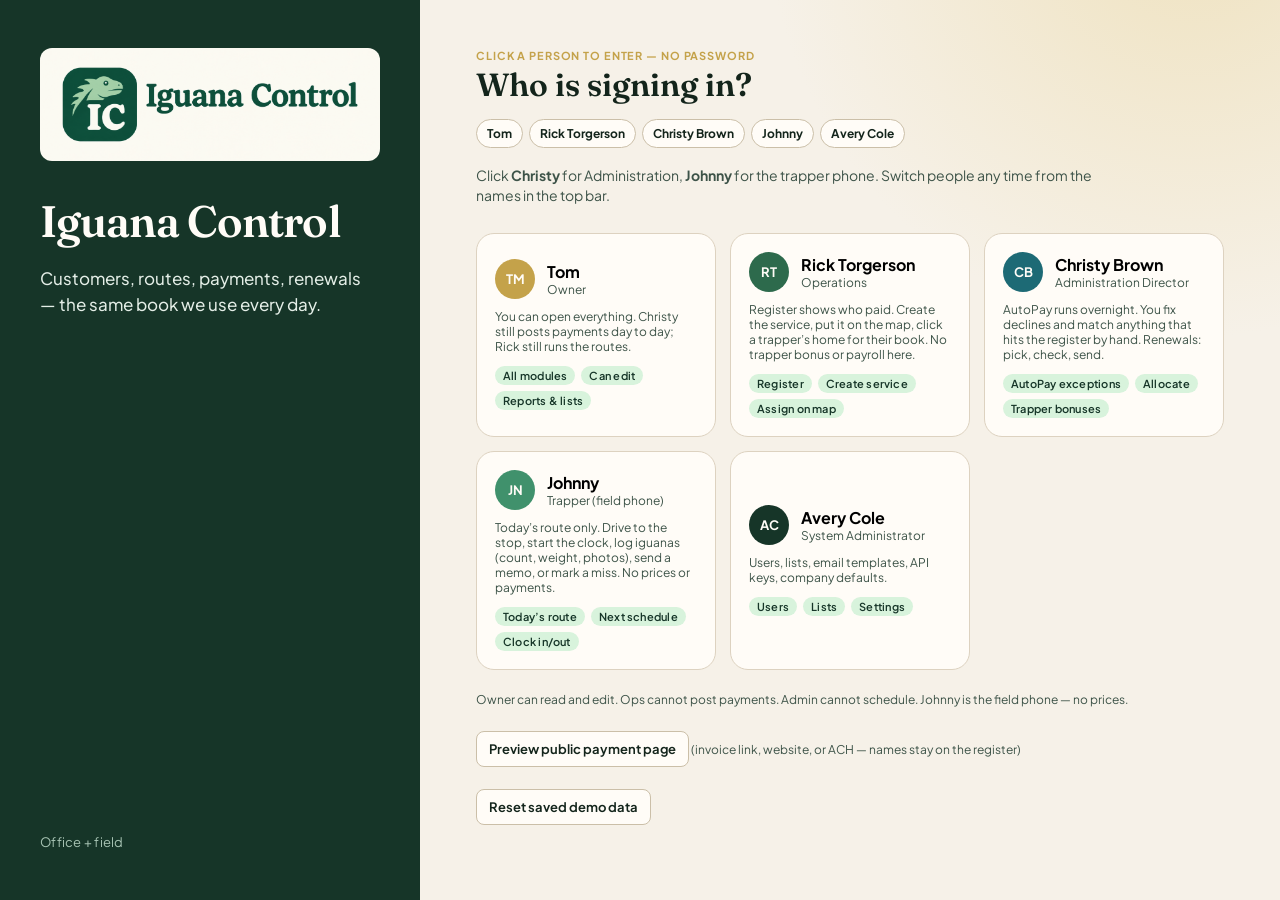
<file: iguana-demo.html>
<!DOCTYPE html>
<html lang="en">
<head>
  <meta charset="UTF-8">
  <meta name="viewport" content="width=device-width, initial-scale=1.0">
  <title>Iguana Control — Operations CRM</title>
  <link rel="preconnect" href="https://fonts.googleapis.com">
  <link rel="preconnect" href="https://fonts.gstatic.com" crossorigin>
  <link href="https://fonts.googleapis.com/css2?family=Fraunces:opsz,wght@9..144,500;9..144,600;9..144,700&family=Plus+Jakarta+Sans:ital,wght@0,400;0,500;0,600;0,700;1,400&display=swap" rel="stylesheet">
  <link rel="stylesheet" href="global.css?v=markloc1">
</head>
<body>
  <div id="app"></div>
  <script src="storage.js?v=markloc1"></script>
  <script src="payments.js?v=markloc1"></script>
  <script src="intake.js?v=markloc1"></script>
  <script src="index.js?v=markloc1"></script>
</body>
</html>
</file>
<file: global.css>
:root {
  --ink: #13241b;
  --ink-soft: #3d5348;
  --leaf: #163528;
  --leaf-mid: #1f4a36;
  --moss: #2d6a4c;
  --fern: #40916c;
  --mint: #d8f3dc;
  --sand: #efe6d6;
  --paper: #f6f1e8;
  --white: #fffcf7;
  --sun: #c4a24a;
  --sun-soft: #f3e6c0;
  --clay: #b4532a;
  --clay-soft: #f6d7c8;
  --sea: #1d6a75;
  --sea-soft: #d2eef2;
  --line: #ddd2c0;
  --line-strong: #cbbfa8;
  --ok: #2d6a4c;
  --warn: #b4532a;
  --danger: #9b2c2c;
  --shadow: 0 10px 24px rgba(19, 36, 27, 0.06);
  --radius: 10px;
  --sidebar: 236px;
  --font: "Plus Jakarta Sans", system-ui, sans-serif;
  --display: "Fraunces", Georgia, serif;
}

* { box-sizing: border-box; margin: 0; padding: 0; }

html, body {
  height: 100%;
  overflow: hidden;
  background: var(--paper);
  color: var(--ink);
  font-family: var(--font);
  font-size: 14px;
  line-height: 1.38;
}

button, input, select, textarea { font-family: inherit; }

button { cursor: pointer; }

a { color: inherit; }

#app { height: 100%; min-height: 100%; }

/* ---------- Login ---------- */
.login {
  height: 100%;
  min-height: 100%;
  display: grid;
  grid-template-columns: minmax(280px, 420px) 1fr;
}

.login-brand {
  background: var(--leaf);
  color: var(--sand);
  padding: 48px 40px;
  display: flex;
  flex-direction: column;
  justify-content: space-between;
}

.mark {
  display: flex;
  align-items: center;
  gap: 12px;
}

.brand-logo {
  max-width: 100%;
  height: 42px;
  border-radius: 10px;
}

.login-brand .brand-logo {
  height: 100%;
  width: 100%;
  object-fit: cover;
  border-radius: 12px;
}

.sidebar .brand-logo {
  height: 56px;
  width: 100%;
  object-fit: cover;
  object-position: center;
  border-radius: 10px;
  
}

.pay-box .brand-logo {
  height: 48px;
}

.login-brand h1 {
  font-family: var(--display);
  font-size: clamp(34px, 4vw, 44px);
  font-weight: 600;
  line-height: 1.12;
  margin: 36px 0 18px;
  color: var(--white);
  letter-spacing: -0.02em;
}

.login-brand-copy,
.login-brand p {
  color: #e4eee7;
  max-width: 28ch;
  font-size: 17px;
  line-height: 1.55;
  font-weight: 450;
}

.login-meta {
  color: #a8c4b4;
  font-size: 13px;
  letter-spacing: 0.02em;
}

.login-main {
  padding: 48px 56px;
  overflow-y: auto;
  background:
    radial-gradient(circle at 90% -10%, #efe2bf 0, transparent 34%),
    var(--paper);
}

.login-main h2 {
  font-family: var(--display);
  font-size: 32px;
  font-weight: 600;
  margin-bottom: 8px;
}

.lede { color: var(--ink-soft); margin-bottom: 28px; max-width: 62ch; }

.role-grid {
  display: grid;
  grid-template-columns: repeat(2, minmax(0, 1fr));
  gap: 14px;
}
@media (min-width: 1100px) {
  .role-grid { grid-template-columns: repeat(3, minmax(0, 1fr)); }
}
.role-card {
  text-align: left;
  background: var(--white);
  border: 1px solid var(--line);
  border-radius: 18px;
  padding: 18px;
  transition: transform 0.15s ease, border-color 0.15s ease;
  cursor: pointer;
}

.role-card:hover {
  transform: translateY(-2px);
  border-color: var(--moss);
}

.role-card .who {
  display: flex;
  align-items: center;
  gap: 12px;
  margin-bottom: 10px;
}

.avatar {
  width: 40px;
  height: 40px;
  border-radius: 50%;
  display: grid;
  place-items: center;
  font-weight: 700;
  font-size: 13px;
  color: var(--white);
  flex-shrink: 0;
}

.role-card h3 { font-size: 16px; }
.role-card .title { color: var(--ink-soft); font-size: 12px; }
.role-card .access { font-size: 12px; color: var(--ink-soft); margin-top: 8px; }

.chips { display: flex; flex-wrap: wrap; gap: 6px; margin-top: 12px; }

.chip {
  font-size: 11px;
  font-weight: 600;
  letter-spacing: 0.02em;
  padding: 3px 8px;
  border-radius: 999px;
  background: var(--sand);
  color: var(--leaf);
}

.chip.on { background: var(--mint); }
.chip.off { background: var(--clay-soft); color: var(--clay); }

/* ---------- Shell ---------- */
.shell {
  display: grid;
  grid-template-columns: var(--sidebar) 1fr;
  height: 100%;
  min-height: 0;
  overflow: hidden;
}

.sidebar {
  background: var(--leaf);
  color: #d7e6dc;
  padding: 14px 10px 18px;
  display: flex;
  flex-direction: column;
  height: 100%;
  min-height: 0;
  overflow-x: hidden;
  overflow-y: auto;
  overscroll-behavior: contain;
  -webkit-overflow-scrolling: touch;
}

.sidebar .mark {
  color: var(--white);
  padding: 4px 8px 18px;
  flex-shrink: 0;
}

.sidebar-nav {
  display: flex;
  flex-direction: column;
  gap: 6px;
  flex: 0 0 auto;
  min-height: auto;
}

.nav-group {
  margin-bottom: 2px;
  border-radius: 12px;
  background: rgba(0, 0, 0, 0.12);
  flex-shrink: 0;
  overflow: visible;
}

.nav-group.has-active {
  background: rgba(0, 0, 0, 0.18);
  box-shadow: inset 0 0 0 1px rgba(255, 255, 255, 0.06);
}

.nav-group-toggle {
  width: 100%;
  display: flex;
  align-items: center;
  gap: 8px;
  background: transparent;
  border: 0;
  color: #b7d0c2;
  padding: 10px 12px;
  font: inherit;
  font-size: 11px;
  font-weight: 700;
  letter-spacing: 0.1em;
  text-transform: uppercase;
  cursor: pointer;
  text-align: left;
  border-radius: 12px;
}

.nav-group-toggle:hover {
  color: #fff;
  background: rgba(255, 255, 255, 0.04);
}

.nav-group-title { flex: 1; min-width: 0; }

.nav-group-meta {
  font-size: 10px;
  font-weight: 700;
  letter-spacing: 0;
  color: #7f9f8f;
  background: rgba(255, 255, 255, 0.06);
  border-radius: 999px;
  padding: 2px 7px;
}

.nav-group.has-active .nav-group-meta {
  color: #d7e6dc;
  background: rgba(255, 255, 255, 0.1);
}

.nav-chevron {
  width: 7px;
  height: 7px;
  border-right: 1.5px solid currentColor;
  border-bottom: 1.5px solid currentColor;
  transform: rotate(-45deg);
  opacity: 0.7;
  transition: transform 0.15s ease;
  flex-shrink: 0;
}

.nav-group.open .nav-chevron {
  transform: rotate(45deg);
  margin-top: -2px;
}

.nav-group-body {
  padding: 0 6px 8px;
  display: flex;
  flex-direction: column;
  gap: 2px;
  max-height: none;
  overflow: visible;
}

.nav-group-body[hidden] {
  display: none;
}

.nav-btn {
  width: 100%;
  display: flex;
  align-items: center;
  gap: 10px;
  background: transparent;
  border: 0;
  color: inherit;
  border-radius: 10px;
  padding: 9px 10px;
  font-size: 13.5px;
  font-weight: 500;
}

.nav-btn svg { opacity: 0.8; flex-shrink: 0; }

.nav-btn.active {
  background: var(--leaf-mid);
  color: var(--white);
}

.nav-btn:hover:not(.active) { background: rgba(255,255,255,0.06); }

.owner-mod-grid {
  display: grid;
  grid-template-columns: repeat(auto-fill, minmax(160px, 1fr));
  gap: 8px;
  margin-top: 10px;
}
.owner-mod {
  display: flex;
  flex-direction: column;
  gap: 2px;
  text-align: left;
  border: 1px solid var(--line);
  background: var(--white);
  border-radius: 12px;
  padding: 12px 14px;
  font: inherit;
  color: inherit;
  cursor: pointer;
}
.owner-mod:hover {
  border-color: var(--moss);
  background: #f3faf5;
}
.owner-mod strong { font-size: 13px; }

.sidebar-foot {
  margin-top: auto;
  padding: 12px 10px 0;
  border-top: 1px solid rgba(255,255,255,0.08);
  font-size: 12px;
  color: #9bb5a6;
  flex-shrink: 0;
}

.main {
  min-width: 0;
  min-height: 0;
  height: 100%;
  display: flex;
  flex-direction: column;
  overflow: hidden;
}

.topbar {
  height: 52px;
  flex-shrink: 0;
  display: flex;
  align-items: center;
  justify-content: space-between;
  padding: 0 20px;
  border-bottom: 1px solid var(--line);
  background: var(--white);
  gap: 12px;
}

.crumb {
  font-family: var(--display);
  font-size: 18px;
  font-weight: 600;
}

.top-actions { display: flex; align-items: center; gap: 10px; flex-wrap: wrap; }

.who-switch {
  display: flex;
  flex-wrap: wrap;
  gap: 6px;
  align-items: center;
}
.who-btn {
  border: 1px solid var(--line-strong);
  background: var(--white);
  color: var(--ink);
  border-radius: 999px;
  padding: 6px 10px;
  font-size: 12px;
  font-weight: 700;
}
.who-btn.on {
  background: var(--leaf);
  color: #fff;
  border-color: transparent;
}

.who-pill {
  display: flex;
  align-items: center;
  gap: 8px;
  background: var(--paper);
  border: 1px solid var(--line);
  border-radius: 999px;
  padding: 4px 10px 4px 4px;
}

.who-pill .avatar { width: 28px; height: 28px; font-size: 11px; }

.who-pill select {
  border: 0;
  background: transparent;
  font-weight: 600;
  font-size: 13px;
  color: var(--ink);
  outline: none;
}

.content {
  flex: 1;
  min-height: 0;
  overflow-y: auto;
  overscroll-behavior: contain;
  padding: 16px 20px 36px;
  width: 100%;
}

.page-head {
  display: flex;
  justify-content: space-between;
  align-items: flex-start;
  gap: 12px;
  margin-bottom: 14px;
}

.page-head h2 {
  font-family: var(--display);
  font-size: 24px;
  font-weight: 600;
}

.page-head p { color: var(--ink-soft); max-width: 70ch; }

.actions { display: flex; gap: 8px; flex-wrap: wrap; }

.btn {
  border: 0;
  border-radius: 8px;
  padding: 8px 12px;
  font-weight: 650;
  font-size: 13px;
  min-height: 36px;
}

.btn-primary { background: var(--moss); color: var(--white); }
.btn-primary:hover { background: var(--leaf-mid); }
.btn-ghost { background: var(--white); border: 1px solid var(--line-strong); color: var(--ink); }
.btn-text {
  background: transparent;
  color: var(--moss);
  padding: 6px 4px;
  min-height: 0;
  font-weight: 650;
}
.btn-text:hover { text-decoration: underline; }
.btn-warn { background: var(--clay); color: var(--white); }
.btn-sun { background: var(--sun); color: var(--ink); }
.btn:disabled { opacity: 0.45; cursor: not-allowed; }
.icon-btn {
  width: 34px;
  height: 34px;
  display: inline-grid;
  place-items: center;
  border: 1px solid var(--line-strong);
  border-radius: 9px;
  background: var(--white);
  color: var(--leaf-mid);
}
.icon-btn:hover {
  background: var(--mint);
  border-color: var(--moss);
}
.table-icon-btn {
  margin-left: auto;
}

.notice {
  background: var(--sun-soft);
  border: 1px solid #e4d29a;
  color: #5c4a16;
  border-radius: 12px;
  padding: 10px 14px;
  font-size: 13px;
  margin-bottom: 16px;
}

.notice.locked {
  background: var(--clay-soft);
  border-color: #e8b89f;
  color: #6b2e16;
}

.grid-4, .grid-3, .grid-2 {
  display: grid;
  gap: 10px;
}

.grid-4 { grid-template-columns: repeat(4, minmax(0, 1fr)); }
.grid-3 { grid-template-columns: repeat(3, minmax(0, 1fr)); }
.grid-2 { grid-template-columns: repeat(2, minmax(0, 1fr)); }

.stat, .card {
  background: var(--white);
  border: 1px solid var(--line);
  border-radius: var(--radius);
}

.stat { padding: 10px 12px; }
.stat .k { font-size: 11px; color: var(--ink-soft); font-weight: 700; letter-spacing: 0.02em; text-transform: uppercase; }
.stat .v {
  font-family: var(--display);
  font-size: 22px;
  margin-top: 2px;
}
.stat .s { font-size: 12px; color: var(--ink-soft); margin-top: 4px; }
.stat.alert .v { color: var(--clay); }
.stat.good .v { color: var(--moss); }
.dashboard-stat {
  width: 100%;
  color: inherit;
  font: inherit;
  text-align: left;
  cursor: pointer;
  transition: transform 140ms ease, border-color 140ms ease, box-shadow 140ms ease;
}
.dashboard-stat:hover,
.dashboard-stat:focus-visible {
  transform: translateY(-2px);
  border-color: var(--sea);
  box-shadow: 0 8px 20px rgba(22, 53, 40, 0.08);
  outline: none;
}
.dashboard-stat .s {
  display: flex;
  justify-content: space-between;
  gap: 8px;
}

.card { padding: 12px 14px; }

.card h3 {
  font-size: 13px;
  font-weight: 700;
  letter-spacing: 0.04em;
  text-transform: uppercase;
  color: var(--ink-soft);
  margin-bottom: 8px;
  display: flex;
  justify-content: space-between;
  align-items: baseline;
}

.table-wrap { overflow: auto; width: 100%; }

table { width: 100%; border-collapse: collapse; font-size: 13px; }

th {
  text-align: left;
  font-size: 11px;
  letter-spacing: 0.08em;
  text-transform: uppercase;
  color: var(--ink-soft);
  padding: 8px 10px;
  border-bottom: 1px solid var(--line);
  font-weight: 700;
}

td {
  padding: 8px 10px;
  border-bottom: 1px solid #eee6d8;
  vertical-align: middle;
  height: 48px;
}
.payment-register-table table {
  min-width: 700px;
  font-size: 12px;
}
.payment-register-table th,
.payment-register-table td {
  padding: 9px 6px;
}
.payment-register-table th:first-child,
.payment-register-table td:first-child {
  min-width: 86px;
  white-space: nowrap;
}
.payment-register-table th:nth-child(2),
.payment-register-table td:nth-child(2) {
  min-width: 104px;
}
.payment-register-table th:nth-child(3),
.payment-register-table td:nth-child(3),
.payment-register-table th:nth-child(4),
.payment-register-table td:nth-child(4),
.payment-register-table th:nth-child(5),
.payment-register-table td:nth-child(5),
.payment-register-table th:nth-child(6),
.payment-register-table td:nth-child(6),
.payment-register-table th:nth-child(7),
.payment-register-table td:nth-child(7) {
  white-space: nowrap;
}
.payment-register-table td:nth-child(2) .btn,
.payment-register-table .badge {
  white-space: nowrap;
}
.payment-register-table th:last-child,
.payment-register-table td:last-child {
  min-width: 104px;
}
.payment-row-actions {
  display: flex;
  align-items: center;
  justify-content: flex-start;
  gap: 6px;
  white-space: nowrap;
}
.payment-row-actions .btn {
  padding: 7px 9px;
  font-size: 11px;
  white-space: nowrap;
}
tr.clickable { cursor: pointer; }
tr.clickable:hover td { background: #faf6ee; }

.badge {
  display: inline-flex;
  align-items: center;
  border-radius: 999px;
  padding: 2px 8px;
  font-size: 11px;
  font-weight: 700;
}

.badge-ok { background: var(--mint); color: var(--ok); }
.badge-warn { background: var(--sun-soft); color: #7a5b12; }
.badge-bad { background: var(--clay-soft); color: var(--clay); }
.badge-sea { background: var(--sea-soft); color: var(--sea); }
.badge-mute { background: var(--sand); color: var(--ink-soft); }

/* ---------- Schedule ---------- */
.seg {
  display: inline-flex;
  border: 1px solid var(--line);
  border-radius: 10px;
  overflow: hidden;
}
.seg button {
  background: var(--white);
  border: 0;
  padding: 8px 14px;
  font-weight: 700;
  font-size: 13px;
  cursor: pointer;
}
.seg button.on { background: var(--moss); color: #fff; }

.month-grid {
  display: grid;
  grid-template-columns: repeat(7, minmax(0, 1fr));
  gap: 6px;
}
.month-dow {
  font-size: 11px;
  font-weight: 700;
  color: var(--ink-soft);
  padding: 4px 6px;
}
.month-cell {
  min-height: 92px;
  background: var(--white);
  border: 1px solid var(--line);
  border-radius: 10px;
  padding: 6px;
}
.month-cell.mute { background: transparent; border-color: transparent; }
.month-cell.today { border-color: var(--moss); box-shadow: 0 0 0 2px rgba(45,106,76,.2); }
.month-num { font-weight: 700; font-size: 12px; margin-bottom: 4px; }
.month-stop {
  font-size: 10px;
  line-height: 1.3;
  padding: 2px 0;
  border-bottom: 1px solid var(--line);
  overflow: hidden;
  text-overflow: ellipsis;
  white-space: nowrap;
}

.week {
  display: grid;
  grid-template-columns: 160px repeat(5, 1fr);
  gap: 8px;
}

.week .head, .tech-name {
  font-size: 12px;
  font-weight: 700;
  color: var(--ink-soft);
  padding: 6px 4px;
}

.tech-name { color: var(--ink); padding-top: 10px; }

.stop {
  background: var(--mint);
  border-radius: 10px;
  padding: 8px 10px;
  font-size: 12px;
  margin-bottom: 6px;
  border-left: 3px solid var(--moss);
}

.stop.oneoff {
  background: var(--sun-soft);
  border-left-color: var(--sun);
}

.stop.missed {
  background: var(--clay-soft);
  border-left-color: var(--clay);
}

.stop.blocked-off {
  background: var(--sand);
  border-left-color: var(--ink-soft);
  opacity: 0.85;
}

.week .head.blocked {
  color: var(--ink-soft);
  background: var(--sand);
  border-radius: 8px;
}

.month-cell.blocked-day {
  background: var(--sand);
  border-color: var(--line);
}

.ns-rules {
  display: grid;
  grid-template-columns: repeat(4, minmax(0, 1fr));
  gap: 10px;
  margin-bottom: 16px;
}
.ns-rule {
  background: var(--white);
  border: 1px solid var(--line);
  border-radius: 12px;
  padding: 12px 14px;
}
.ns-rule strong {
  display: block;
  margin: 6px 0 4px;
  font-size: 13px;
}
.ns-rule p {
  margin: 0;
  font-size: 12px;
  color: var(--ink-soft);
  line-height: 1.4;
}
.ns-form-row {
  display: grid;
  grid-template-columns: 1fr 1fr;
  gap: 10px;
}
.ns-check {
  display: flex;
  align-items: center;
  gap: 8px;
  font-size: 13px;
  margin: 4px 0 12px;
}

.wl-tech-grid {
  display: grid;
  grid-template-columns: repeat(2, minmax(0, 1fr));
  gap: 12px;
}
.wl-tech-card {
  text-align: left;
  background: var(--white);
  border: 1px solid var(--line);
  border-radius: 14px;
  padding: 14px 16px;
  cursor: pointer;
  color: inherit;
  font: inherit;
}
.wl-tech-card:hover { border-color: var(--moss); }
.wl-tech-card-top {
  display: flex;
  align-items: center;
  gap: 8px;
  margin-bottom: 2px;
}
.wl-tech-card-top strong { flex: 1; }
.wl-tech-stats {
  display: grid;
  grid-template-columns: repeat(3, minmax(0, 1fr));
  gap: 8px;
  margin: 10px 0 12px;
}
.wl-tech-stats dt {
  font-size: 11px;
  text-transform: uppercase;
  letter-spacing: 0.04em;
  color: var(--ink-soft);
}
.wl-tech-stats dd {
  font-weight: 700;
  font-size: 13px;
  margin: 0;
}
.wl-week-strip {
  display: grid;
  grid-template-columns: repeat(5, minmax(0, 1fr));
  gap: 6px;
}
.wl-week-strip span {
  display: flex;
  flex-direction: column;
  gap: 2px;
  background: var(--sand);
  border-radius: 8px;
  padding: 6px 6px 7px;
  font-size: 11px;
  color: var(--ink);
}
.wl-week-strip span.mute { color: var(--ink-soft); opacity: 0.65; }
.wl-week-strip b { font-size: 10px; text-transform: uppercase; color: var(--ink-soft); }
.wl-day-head {
  display: flex;
  justify-content: space-between;
  align-items: flex-start;
  gap: 10px;
  margin-bottom: 12px;
}
.wl-day-head h3 { margin-bottom: 2px; }
.wl-stop {
  display: grid;
  grid-template-columns: 28px minmax(140px, 0.9fr) minmax(0, 1.4fr) auto;
  gap: 10px;
  align-items: start;
  padding: 10px 0;
  border-top: 1px solid var(--line);
}
.wl-stop-n {
  width: 24px;
  height: 24px;
  border-radius: 50%;
  background: var(--mint);
  color: var(--leaf);
  font-size: 12px;
  font-weight: 700;
  display: grid;
  place-items: center;
  margin-top: 2px;
}
.wl-stop-when strong { display: block; font-size: 13px; }
.wl-gap {
  margin: 0 0 4px 38px;
  font-size: 12px;
  color: var(--ink-soft);
}
.wl-gap.overlap { color: var(--clay); }

.stop .t { font-weight: 700; }
.stop .m { color: var(--ink-soft); }

/* ---------- Map ---------- */
.map-stage {
  display: grid;
  grid-template-columns: 1.4fr 0.9fr;
  gap: 16px;
  min-height: 520px;
}
.map-vrm {
  display: grid;
  grid-template-columns: minmax(220px, 280px) minmax(0, 1fr);
  gap: 14px;
  align-items: stretch;
  flex: 1;
  min-height: 0;
}
.map-vrm.has-bestfit {
  grid-template-columns: minmax(220px, 280px) minmax(0, 1fr) minmax(240px, 300px);
}
.map-vrm-side {
  max-height: none;
  min-height: 0;
  overflow: auto;
  overscroll-behavior: contain;
  padding: 12px;
  display: flex;
  flex-direction: column;
}
.map-vrm-side.is-right .map-bestfit-block { margin-top: 0; }
.map-vrm-canvas-wrap {
  min-width: 0;
  min-height: 0;
  height: 100%;
  display: flex;
  flex-direction: column;
  gap: 8px;
  overflow: visible;
  z-index: 2;
}
.map-vrm .map-canvas {
  width: 100%;
  height: 100%;
  min-height: 0;
  flex: 1;
  overflow: visible;
  position: relative;
}
.map-canvas.lasso-on {
  cursor: crosshair;
  user-select: none;
}
.map-box-select {
  position: absolute;
  z-index: 20;
  pointer-events: none;
  border: 1.5px solid rgba(37, 99, 235, 0.95);
  background: rgba(59, 130, 246, 0.22);
  box-sizing: border-box;
}
.map-select-panel {
  position: absolute;
  right: 12px;
  bottom: 12px;
  z-index: 22;
  min-width: 168px;
  padding: 12px 14px;
  background: #fff;
  border: 1px solid var(--line);
  border-radius: 10px;
  box-shadow: 0 8px 24px rgba(20, 24, 18, 0.16);
  font-size: 13px;
}
.map-select-row {
  display: flex;
  justify-content: space-between;
  gap: 16px;
  margin-bottom: 6px;
  color: var(--ink-soft);
}
.map-select-row strong { color: var(--ink); font-variant-numeric: tabular-nums; }
.map-select-actions {
  display: flex;
  gap: 8px;
  margin-top: 10px;
}
.map-select-actions .btn { flex: 1; justify-content: center; }
.content-map {
  display: flex;
  flex-direction: column;
  overflow: hidden;
  overflow-x: hidden;
  padding-bottom: 16px;
  -webkit-overflow-scrolling: touch;
}
.content-map > * { flex-shrink: 0; }
.content-map > .map-vrm {
  flex: 1 1 auto;
  min-height: 0;
}
.vrm-side-head h3 { margin: 8px 0 4px; }
.vrm-table { display: flex; flex-direction: column; gap: 2px; }
.vrm-row {
  display: grid;
  grid-template-columns: 14px 1fr 44px 58px;
  gap: 8px;
  align-items: center;
  width: 100%;
  text-align: left;
  border: 1px solid transparent;
  background: transparent;
  border-radius: 8px;
  padding: 7px 8px;
  font: inherit;
  color: inherit;
  cursor: pointer;
}
.vrm-row:hover { background: #f7f6f2; }
.vrm-row.on { background: #f3faf5; border-color: var(--moss); }
.vrm-row.vrm-head {
  font-size: 11px;
  font-weight: 700;
  color: var(--ink-soft);
  text-transform: uppercase;
  letter-spacing: 0.04em;
  cursor: default;
}
.vrm-row.vrm-total {
  font-weight: 700;
  border-top: 1px solid var(--line);
  margin-top: 4px;
  cursor: default;
}
.vrm-name { font-weight: 700; font-size: 12px; }
.vrm-stops { display: flex; flex-direction: column; gap: 4px; flex: 1; min-height: 0; overflow: auto; }
.vrm-stop {
  display: flex;
  gap: 8px;
  align-items: flex-start;
  width: 100%;
  text-align: left;
  border: 1px solid transparent;
  background: transparent;
  border-radius: 8px;
  padding: 6px;
  font: inherit;
  cursor: pointer;
}
.vrm-stop:hover, .vrm-stop.on { background: #f7f6f2; }
.vrm-stop-n {
  flex: 0 0 20px;
  height: 20px;
  border-radius: 50%;
  color: #fff;
  font-size: 10px;
  font-weight: 800;
  display: grid;
  place-items: center;
}
.map-legend-diamond {
  display: inline-block;
  width: 10px;
  height: 10px;
  background: #8a8680;
  transform: rotate(45deg);
  margin-right: 4px;
  vertical-align: middle;
  border: 1px solid #fff;
  box-shadow: 0 0 0 1px #8a8680;
}
.map-legend-pin {
  display: inline-block;
  width: 10px;
  height: 14px;
  margin-right: 4px;
  vertical-align: middle;
  background: #e11d2e;
  border-radius: 50% 50% 50% 0;
  transform: rotate(-45deg);
  border: 1.5px solid #fff;
  box-shadow: 0 0 0 2px rgba(225, 29, 46, 0.35), 0 1px 2px rgba(0,0,0,0.25);
}

.map-canvas {
  background: #cfe0d0;
  border: 1px solid var(--line);
  border-radius: var(--radius);
  position: relative;
  overflow: hidden;
  min-height: 320px;
  height: min(58vh, 520px);
}
.map-canvas.gmap {
  box-shadow: inset 0 0 0 1px rgba(255,255,255,0.35);
}

.pin {
  position: absolute;
  transform: translate(-50%, -50%);
  text-align: center;
  z-index: 3;
}

.pin-dot {
  width: 14px;
  height: 14px;
  border-radius: 50%;
  transform: none;
  margin: 0 auto;
  border: 2px solid white;
  box-shadow: 0 1px 4px rgba(0,0,0,0.35);
}

.pin span:not(.prop-pin-mark):not(.prop-pin-dot) {
  position: absolute;
  left: 50%;
  top: calc(100% + 4px);
  transform: translateX(-50%);
  white-space: nowrap;
  font-size: 11px;
  font-weight: 700;
  background: rgba(255,255,255,0.95);
  padding: 2px 6px;
  border-radius: 6px;
  box-shadow: 0 1px 3px rgba(0,0,0,0.12);
  pointer-events: none;
}

.assign-stage {
  display: grid;
  grid-template-columns: 1.45fr 0.95fr;
  gap: 16px;
  min-height: 560px;
}

.assign-panel {
  max-height: 640px;
  overflow: auto;
}

.route-svg {
  position: absolute;
  inset: 0;
  width: 100%;
  height: 100%;
  pointer-events: none;
  z-index: 1;
}

.pin.prop-pin {
  width: 14px;
  height: 14px;
  padding: 0;
  border: 0;
  background: transparent;
  cursor: pointer;
  z-index: 3;
  transform: translate(-50%, -50%);
}
.pin.prop-pin .prop-pin-dot {
  position: absolute;
  left: 50%;
  top: 50%;
  width: 11px;
  height: 11px;
  margin: 0;
  padding: 0;
  transform: translate(-50%, -50%);
  background: var(--pin-color, #888);
  border: 2px solid #fff;
  border-radius: 50%;
  box-shadow: 0 1px 3px rgba(0,0,0,0.35);
  pointer-events: none;
}
.pin.prop-pin.diamond .prop-pin-dot,
.pin.prop-pin.shared .prop-pin-dot {
  width: 10px;
  height: 10px;
  border-radius: 1px;
  transform: translate(-50%, -50%) rotate(45deg);
  background: #8a8680;
}
.pin.prop-pin.need .prop-pin-dot {
  width: 12px;
  height: 12px;
  box-shadow: 0 0 0 3px rgba(196, 162, 74, 0.4), 0 1px 3px rgba(0,0,0,0.35);
}
.pin.prop-pin.pin-open:not(.assign-focus) .prop-pin-dot {
  box-shadow: 0 0 0 3px rgba(29, 106, 117, 0.45), 0 1px 3px rgba(0,0,0,0.35);
}
.pin.prop-pin.picked:not(.assign-focus) .prop-pin-dot {
  background: #e11d2e !important;
  width: 13px;
  height: 13px;
  border-color: #fff;
  box-shadow: 0 0 0 3px rgba(225, 29, 46, 0.55), 0 1px 4px rgba(0,0,0,0.4);
}
.pin.prop-pin.picked.diamond .prop-pin-dot,
.pin.prop-pin.picked.shared .prop-pin-dot {
  background: #e11d2e !important;
  box-shadow: 0 0 0 3px rgba(225, 29, 46, 0.55), 0 1px 4px rgba(0,0,0,0.4);
}
.pin.prop-pin .prop-pin-mark { display: none; }
.pin.prop-pin::after { display: none; }
.pin.prop-pin .pin-dot { display: none; }

/* Only the property Rick opened the map to assign */
.pin.prop-pin.assign-focus {
  width: 28px;
  height: 36px;
  z-index: 14;
  transform: translate(-50%, -94%);
}
.pin.prop-pin.assign-focus .prop-pin-dot { display: none; }
.pin.prop-pin.assign-focus .prop-pin-mark {
  display: block;
  position: absolute;
  left: 50%;
  top: 0;
  width: 22px;
  height: 22px;
  margin: 0;
  padding: 0;
  transform: translateX(-50%) rotate(-45deg);
  background: #e11d2e;
  border: 2.5px solid #fff;
  border-radius: 50% 50% 50% 0;
  box-shadow:
    0 0 0 5px rgba(225, 29, 46, 0.28),
    0 4px 12px rgba(180, 20, 35, 0.45);
  pointer-events: none;
  animation: assign-pin-pulse 1.6s ease-in-out infinite;
}
.pin.prop-pin.assign-focus .prop-pin-mark::after {
  content: "";
  position: absolute;
  left: 50%;
  top: 50%;
  width: 6px;
  height: 6px;
  border-radius: 50%;
  background: #fff;
  transform: translate(-50%, -50%);
}
.pin.prop-pin.assign-focus:hover .prop-pin-mark {
  filter: brightness(1.06);
  transform: translateX(-50%) rotate(-45deg) scale(1.06);
}
@keyframes assign-pin-pulse {
  0%, 100% { box-shadow: 0 0 0 4px rgba(225, 29, 46, 0.22), 0 4px 12px rgba(180, 20, 35, 0.4); }
  50% { box-shadow: 0 0 0 8px rgba(225, 29, 46, 0.18), 0 4px 14px rgba(180, 20, 35, 0.5); }
}

.pin.home-pin {
  z-index: 6;
  cursor: pointer;
  border: 0;
  background: transparent;
  padding: 0;
  font: inherit;
  color: inherit;
  transform: translate(-50%, -50%);
}
.pin.home-pin .pin-dot {
  width: 20px;
  height: 20px;
  border-width: 3px;
  border-radius: 50%;
}
.pin.home-pin.on .pin-dot,
.pin.home-pin.focus .pin-dot {
  box-shadow: 0 0 0 4px rgba(45, 106, 76, 0.28), 0 2px 6px rgba(0,0,0,0.35);
  transform: scale(1.15);
}
.pin.home-pin.comparing .pin-dot {
  box-shadow: 0 0 0 4px rgba(29, 106, 117, 0.35), 0 2px 6px rgba(0,0,0,0.35);
}
.pin.home-pin span { display: none; }
.pin.need {
  z-index: 4;
}
.pin.need .pin-dot {
  box-shadow: 0 0 0 4px rgba(196, 162, 74, 0.45);
  width: 16px;
  height: 16px;
}
.pin.client .pin-dot {
  width: 16px;
  height: 16px;
  box-shadow: 0 0 0 4px rgba(196, 162, 74, 0.4);
}
.pin.prop-pin.on-book .prop-pin-mark {
  width: 18px;
  height: 18px;
}
.pin.stop-pin { opacity: 0.85; z-index: 2; }
.pin.stop-pin .pin-dot { width: 8px; height: 8px; border-width: 1px; }

.queue-new {
  background: #fff8e8;
  border-radius: 10px;
  padding: 8px 10px;
}

.fit-row {
  display: flex;
  justify-content: space-between;
  gap: 10px;
  padding: 12px 0;
  border-bottom: 1px solid var(--line);
  font-size: 13px;
}
.trap-asset-row:last-child {
  border-bottom: 0;
}
.trap-asset-row .actions,
.trap-asset-actions {
  flex-wrap: wrap;
  justify-content: flex-end;
  align-items: center;
  gap: 6px;
  flex-shrink: 0;
}
.trap-asset-row .btn {
  padding: 4px 8px;
  font-size: 11px;
  line-height: 1.2;
  min-height: 0;
}
.trap-loc-link {
  border: 0;
  background: none;
  padding: 0;
  color: var(--leaf, #2d6a4c);
  font: inherit;
  font-weight: 600;
  font-size: 12px;
  cursor: pointer;
  text-decoration: underline;
  text-underline-offset: 2px;
}

/* ---------- Mobile ---------- */
.mobile-shell {
  height: 100%;
  min-height: 100%;
  overflow: hidden;
  background: #08140f;
  display: grid;
  place-items: center;
  padding: 12px;
}

.phone {
  width: 390px;
  max-width: 100%;
  background: #f4f7f4;
  border-radius: 36px;
  overflow: hidden;
  height: 100%;
  max-height: 100%;
  min-height: 0;
  display: flex;
  flex-direction: column;
  box-shadow: 0 24px 60px rgba(8, 20, 15, 0.45);
  border: 1px solid rgba(255,255,255,0.08);
}

.mob-status {
  display: flex;
  justify-content: space-between;
  padding: 10px 22px 0;
  font-size: 11px;
  font-weight: 700;
  color: #5f7468;
  letter-spacing: 0.04em;
}

.mob-top {
  display: flex;
  align-items: center;
  gap: 10px;
  padding: 6px 14px 10px;
}

.mob-icon-btn {
  width: 36px;
  height: 36px;
  border: 0;
  border-radius: 12px;
  background: #fff;
  color: #163528;
  display: grid;
  place-items: center;
  cursor: pointer;
  box-shadow: 0 1px 2px rgba(22, 53, 40, 0.08);
  flex-shrink: 0;
}
.mob-icon-btn.spacer {
  background: transparent;
  box-shadow: none;
  pointer-events: none;
}
.mob-icon-btn svg { width: 18px; height: 18px; }

.mob-top-title {
  flex: 1;
  min-width: 0;
  text-align: center;
}
.mob-top-title small {
  display: block;
  font-size: 11px;
  color: #6b7f74;
  font-weight: 600;
}
.mob-top-title strong {
  display: block;
  font-size: 16px;
  font-weight: 700;
  color: #163528;
  white-space: nowrap;
  overflow: hidden;
  text-overflow: ellipsis;
}

.mob-avatar {
  width: 36px;
  height: 36px;
  border: 0;
  border-radius: 50%;
  color: #fff;
  font-size: 11px;
  font-weight: 700;
  letter-spacing: 0.02em;
  cursor: pointer;
  flex-shrink: 0;
  box-shadow: 0 0 0 2px #fff;
}
.mob-avatar.on { box-shadow: 0 0 0 2px #fff, 0 0 0 4px var(--moss, #40916c); }

.mob-day-block { margin: 0 0 14px; }
.mob-day-block:last-child { margin-bottom: 28px; }
.mob-day-head {
  display: flex;
  align-items: baseline;
  justify-content: space-between;
  gap: 8px;
  margin: 4px 2px 8px;
}
.mob-day-head strong { font-size: 15px; }
.mob-day-head span { font-size: 12px; color: #6b7f74; font-weight: 600; }
.mob-day-empty { margin: 0 2px 4px; }

.phone-bar {
  background: var(--leaf);
  color: var(--white);
  padding: 18px 18px 14px;
}
.phone-bar small { color: #b7cdc2; }
.phone-bar h2 { font-family: var(--display); font-size: 24px; }
.phone-bar .btn { width: auto; }

.phone-body {
  padding: 0 14px 16px;
  flex: 1;
  overflow-y: auto;
  -webkit-overflow-scrolling: touch;
}
.phone-body.is-map {
  padding: 0;
  display: flex;
  flex-direction: column;
  overflow: hidden;
}

.mob-hero-map {
  position: relative;
  height: 148px;
  border-radius: 18px;
  overflow: hidden;
  margin-bottom: 12px;
  background: #cfe0d0;
}
.mob-hero-fade {
  position: absolute;
  left: 0;
  right: 0;
  bottom: 0;
  z-index: 5;
  display: flex;
  justify-content: space-between;
  align-items: center;
  gap: 8px;
  border: 0;
  width: 100%;
  padding: 10px 12px;
  background: linear-gradient(transparent, rgba(8, 20, 15, 0.72));
  color: #fff;
  font-size: 12px;
  cursor: pointer;
  text-align: left;
}
.mob-hero-fade strong { font-size: 12px; }

.mob-map {
  position: relative;
  width: 100%;
  height: 100%;
  min-height: 148px;
  overflow: hidden;
  background: #cfe0d0;
}
.phone-body.is-map .mob-map { flex: 1; min-height: 0; }
.mob-map.compact { min-height: 148px; height: 148px; }
.mob-stop-map {
  border-radius: 18px;
  overflow: hidden;
  margin-bottom: 12px;
  height: 140px;
}
.mob-stop-map .mob-map { height: 140px; min-height: 140px; }

.mob-map-pin {
  position: absolute;
  transform: translate(-50%, -50%);
  z-index: 4;
  border: 0;
  background: none;
  padding: 0;
  cursor: pointer;
  text-align: center;
}
.mob-map-pin.home { pointer-events: none; }
.mob-map-dot,
.mob-map-num {
  display: grid;
  place-items: center;
  width: 22px;
  height: 22px;
  border-radius: 50%;
  border: 2px solid #fff;
  box-shadow: 0 1px 4px rgba(0,0,0,0.28);
  margin: 0 auto;
}
.mob-map-num {
  background: #163528;
  color: #fff;
  font-size: 11px;
  font-weight: 700;
}
.mob-map-pin.on .mob-map-num {
  background: #c4a24a;
  width: 26px;
  height: 26px;
}
.mob-map-pin.is-done .mob-map-num { background: #40916c; }
.mob-map-pin.is-miss .mob-map-num { background: #b4532a; }
.mob-map-lab {
  display: block;
  margin-top: 3px;
  font-size: 9px;
  font-weight: 700;
  color: #163528;
  background: rgba(255,255,255,0.92);
  padding: 1px 5px;
  border-radius: 6px;
  white-space: nowrap;
  max-width: 88px;
  overflow: hidden;
  text-overflow: ellipsis;
}
.mob-map.compact .mob-map-lab { font-size: 8px; max-width: 70px; }

.mob-map-legend {
  display: flex;
  justify-content: space-between;
  gap: 8px;
  padding: 8px 12px 10px;
  font-size: 11px;
  color: #5f7468;
  background: #f4f7f4;
}

.mob-summary {
  display: flex;
  gap: 8px;
  margin-bottom: 10px;
}
.mob-summary span {
  flex: 1;
  background: #fff;
  border: 1px solid var(--line);
  border-radius: 14px;
  padding: 10px 8px;
  text-align: center;
  font-size: 11px;
  color: var(--ink-soft);
}
.mob-summary strong {
  display: block;
  font-size: 18px;
  color: var(--ink);
  font-weight: 700;
}

.mob-next {
  font-size: 12px;
  color: #4d6358;
  margin: 0 2px 10px;
  font-weight: 600;
}

.mob-stop-top {
  display: flex;
  justify-content: space-between;
  align-items: center;
  gap: 8px;
  margin-bottom: 2px;
}

.mob-timer-card {
  background: #163528;
  color: #fff;
  border-radius: 18px;
  padding: 16px;
  text-align: center;
  margin-bottom: 12px;
}
.mob-timer-card .tiny { color: #b7cdc2; }
.mob-timer {
  font-family: var(--display);
  font-size: 40px;
  letter-spacing: 0.04em;
  line-height: 1.1;
  margin: 6px 0;
  font-variant-numeric: tabular-nums;
}

.mob-photo-grid {
  display: grid;
  grid-template-columns: repeat(3, 1fr);
  gap: 8px;
  margin-top: 10px;
}
.mob-photo {
  width: 100%;
  height: 72px;
  object-fit: cover;
  border-radius: 10px;
  background: #e8eee9;
}

.mob-card {
  background: #fff;
  border: 1px solid var(--line);
  border-radius: 16px;
  padding: 12px 14px;
  margin-bottom: 10px;
}
.mob-card h3 { font-size: 14px; margin-bottom: 6px; }
.mob-card.miss-card { border-color: #e7c4b4; background: #fff8f5; }
.mob-card.done-card { border-color: #b7d4b8; background: #f3faf4; }
.mob-card.note-card { font-size: 12px; color: #4d6358; font-style: italic; }

.mob-addr {
  margin: 0 2px 12px;
}
.mob-addr strong { font-size: 13px; }
.mob-addr p { margin: 4px 0; font-size: 13px; color: #4d6358; }
.mob-call {
  display: inline-block;
  font-size: 13px;
  font-weight: 700;
  color: var(--leaf, #2d6a4c);
}
.mob-nav {
  display: inline-block;
  font-size: 13px;
  font-weight: 700;
  color: var(--moss);
}
.mob-addr-acts {
  display: flex;
  flex-wrap: wrap;
  gap: 10px 14px;
  margin-top: 6px;
}

.mob-profile {
  padding: 12px 8px 8px;
  text-align: center;
}
.mob-avatar-lg {
  width: 76px;
  height: 76px;
  border-radius: 50%;
  margin: 8px auto 12px;
  display: grid;
  place-items: center;
  color: #fff;
  font-size: 22px;
  font-weight: 700;
}
.mob-profile h2 { font-size: 22px; margin-bottom: 4px; }
.mob-kv {
  display: flex;
  justify-content: space-between;
  gap: 12px;
  padding: 8px 0;
  border-bottom: 1px solid var(--line);
  font-size: 13px;
  text-align: left;
}
.mob-kv:last-child { border-bottom: 0; }
.mob-kv span { color: var(--ink-soft); }

.mob-tabs {
  display: grid;
  grid-template-columns: 1fr 1fr 1fr;
  gap: 0;
  padding: 8px 12px 18px;
  background: #fff;
  border-top: 1px solid var(--line);
  flex-shrink: 0;
  z-index: 6;
}
.mob-tabs button {
  border: 0;
  background: transparent;
  color: #6b7f74;
  display: flex;
  flex-direction: column;
  align-items: center;
  gap: 2px;
  padding: 6px 8px;
  font-size: 11px;
  font-weight: 700;
  cursor: pointer;
  border-radius: 12px;
}
.mob-tabs button svg { width: 18px; height: 18px; }
.mob-tabs button.on {
  color: #163528;
  background: #e8f0ea;
}

.stop-card {
  display: flex;
  gap: 10px;
  width: 100%;
  text-align: left;
  background: var(--white);
  border-radius: 16px;
  padding: 12px;
  margin-bottom: 10px;
  border: 1px solid var(--line);
  cursor: pointer;
  font: inherit;
  color: inherit;
}
.stop-rail { flex-shrink: 0; padding-top: 2px; }
.stop-num {
  display: grid;
  place-items: center;
  width: 24px;
  height: 24px;
  border-radius: 50%;
  background: #163528;
  color: #fff;
  font-size: 11px;
  font-weight: 700;
}
.stop-main { flex: 1; min-width: 0; }
.stop-card.active { border-color: var(--moss); box-shadow: 0 0 0 2px rgba(64, 145, 108, 0.18); }
.stop-card.active .stop-num { background: #40916c; }
.stop-card.done { opacity: 0.82; }
.stop-card.done .stop-num { background: #40916c; }
.stop-card.miss { border-color: #e7c4b4; }
.stop-card.miss .stop-num { background: #b4532a; }
.stop-card h3 { font-size: 15px; }
.stop-card .meta { font-size: 12px; color: var(--ink-soft); margin: 4px 0 0; }

.phone-actions {
  display: grid;
  grid-template-columns: 1fr 1fr;
  gap: 8px;
}

.phone-foot {
  padding: 12px 16px 20px;
  display: flex;
  justify-content: space-between;
  align-items: center;
  gap: 8px;
  font-size: 12px;
  color: var(--ink-soft);
  border-top: 1px solid var(--line);
}
.phone-foot .btn { width: auto; }

.hidden-note {
  margin-top: 8px;
  font-size: 11px;
  color: var(--ink-soft);
  font-style: italic;
}

/* ---------- Modal / toast ---------- */
.overlay {
  position: fixed;
  inset: 0;
  background: rgba(19, 36, 27, 0.45);
  display: flex;
  align-items: flex-start;
  justify-content: center;
  overflow-y: auto;
  -webkit-overflow-scrolling: touch;
  z-index: 20;
  padding: 24px 20px 40px;
}

.modal {
  background: var(--white);
  width: min(520px, 100%);
  border-radius: 18px;
  padding: 22px;
  max-height: calc(100vh - 64px);
  overflow-y: auto;
  overscroll-behavior: contain;
  flex-shrink: 0;
  position: relative;
  z-index: 1;
  pointer-events: auto;
}

.modal h3 { font-family: var(--display); font-size: 24px; margin-bottom: 8px; }
.modal p { color: var(--ink-soft); margin-bottom: 16px; }
.task-location-context {
  display: grid;
  grid-template-columns: 1fr 1fr;
  gap: 10px;
  margin: 4px 0 18px;
  padding: 12px;
  border: 1px solid var(--line);
  border-radius: 12px;
  background: var(--paper);
}
.task-location-context div {
  display: grid;
  gap: 2px;
  min-width: 0;
}
.task-location-context span {
  color: var(--ink-soft);
  font-size: 10px;
  font-weight: 700;
  letter-spacing: 0.05em;
  text-transform: uppercase;
}
.task-location-context strong,
.task-location-context small {
  overflow-wrap: anywhere;
}
.task-location-context small {
  color: var(--ink-soft);
}

.field { margin-bottom: 12px; }
.field label { display: block; font-size: 12px; font-weight: 700; margin-bottom: 4px; }
.inline-edit {
  width: 100%;
  border: 1px solid var(--line-strong);
  border-radius: 8px;
  padding: 7px 9px;
  background: var(--white);
  font: inherit;
  color: inherit;
}
.inline-edit:disabled {
  opacity: 0.7;
  background: var(--sand);
}
h2 .inline-edit {
  font-family: var(--display);
  font-size: 28px;
  font-weight: 600;
  border-color: transparent;
  padding: 2px 4px;
}
h2 .inline-edit:focus { border-color: var(--line-strong); }
.date-pair {
  display: grid;
  grid-template-columns: 1fr 1fr;
  gap: 8px;
}
.field input, .field select, .field textarea {
  width: 100%;
  border: 1px solid var(--line-strong);
  border-radius: 10px;
  padding: 9px 10px;
  background: var(--white);
}

.toast {
  position: fixed;
  right: 20px;
  bottom: 20px;
  background: var(--ink);
  color: var(--white);
  padding: 12px 16px;
  border-radius: 12px;
  z-index: 30;
  max-width: 360px;
  font-size: 13px;
}

.stack { display: flex; flex-direction: column; gap: 12px; }

.row { display: flex; gap: 8px; flex-wrap: wrap; align-items: center; }

.muted { color: var(--ink-soft); font-size: 13px; }

.split { display: grid; grid-template-columns: 1.4fr 0.8fr; gap: 16px; }

.forbidden {
  max-width: 560px;
  margin: 60px auto;
  text-align: center;
  background: var(--white);
  border: 1px solid var(--line);
  border-radius: 20px;
  padding: 36px;
}

.forbidden h2 { font-family: var(--display); font-size: 28px; margin-bottom: 8px; }

.preview {
  background: var(--paper);
  border: 1px dashed var(--line-strong);
  border-radius: 12px;
  padding: 14px;
  font-size: 13px;
}

.dot { width: 8px; height: 8px; border-radius: 50%; display: inline-block; }

.settings-list { display: flex; flex-direction: column; gap: 8px; }
.settings-list li {
  list-style: none;
  background: var(--paper);
  border-radius: 10px;
  padding: 10px 12px;
  display: flex;
  justify-content: space-between;
  font-size: 13px;
}

.demo-flag {
  font-size: 11px;
  letter-spacing: 0.08em;
  text-transform: uppercase;
  font-weight: 700;
  color: var(--sun);
}

.tabs {
  display: flex;
  gap: 6px;
  flex-wrap: wrap;
  margin-bottom: 16px;
}

.tab {
  border: 1px solid var(--line);
  background: var(--white);
  border-radius: 999px;
  padding: 6px 12px;
  font-size: 12px;
  font-weight: 600;
  color: var(--ink-soft);
}

.tab.active {
  background: var(--leaf);
  color: var(--white);
  border-color: var(--leaf);
}

.filter-bar {
  display: flex;
  gap: 8px;
  flex-wrap: wrap;
  margin-bottom: 14px;
  align-items: center;
}

.filter-bar input, .filter-bar select {
  border: 1px solid var(--line-strong);
  border-radius: 10px;
  padding: 8px 10px;
  background: var(--white);
  min-width: 180px;
}
.list-filter-bar {
  padding: 12px;
  border: 1px solid var(--line);
  border-radius: 12px;
  background: color-mix(in srgb, var(--sand) 45%, var(--white));
}
.list-filter-bar input[type="search"] {
  flex: 1 1 240px;
}
.list-filter-empty {
  padding: 24px 12px;
  text-align: center;
}
.sched-cover {
  margin-bottom: 16px;
}
.sched-cover-row {
  display: grid;
  grid-template-columns: repeat(4, minmax(0, 1fr));
  gap: 10px;
  margin: 12px 0 10px;
}
.sched-table {
  padding: 8px 10px;
  max-width: 100%;
  overflow-x: auto;
}
.sched-table table {
  width: 100%;
}
.sched-table td {
  vertical-align: top;
}
.sched-table td[rowspan] {
  background: color-mix(in srgb, var(--sand) 40%, var(--white));
  font-weight: 700;
  width: 88px;
}
.sched-temp-row td {
  background: color-mix(in srgb, var(--sun-soft) 55%, transparent);
}
.modal.sched-day,
.modal.wide.sched-day {
  width: min(440px, 100%);
  height: calc(100vh - 48px);
  max-height: calc(100vh - 48px);
  display: flex;
  flex-direction: column;
  overflow: hidden;
  padding: 14px 12px 12px;
}
.modal.sched-day > h3 {
  font-size: 20px;
  margin-bottom: 4px;
}
.modal.sched-day > p.tiny {
  margin-bottom: 8px;
}
.modal.sched-day > h3,
.modal.sched-day > .tiny,
.modal.sched-day > .sched-day-cover,
.modal.sched-day > .sched-stop-search,
.modal.sched-day > .sched-stop-count {
  flex: 0 0 auto;
}
.sched-day-cover {
  display: flex;
  flex-wrap: wrap;
  gap: 6px;
  align-items: center;
  margin: 0 0 8px;
  padding: 8px;
  border: 1px solid var(--line);
  border-radius: 12px;
  background: color-mix(in srgb, var(--sand) 40%, var(--white));
}
.sched-day-cover select {
  flex: 1 1 120px;
  min-width: 0;
}
.sched-day-cover .btn {
  flex: 0 0 auto;
}
.sched-stop-search {
  width: 100%;
  box-sizing: border-box;
  border: 1px solid var(--line-strong);
  border-radius: 10px;
  padding: 8px 10px;
  margin-bottom: 6px;
  font: inherit;
}
.sched-stop-count {
  margin: 0 0 8px;
}
.sched-stop-list {
  flex: 1 1 0;
  min-height: 0;
  overflow-y: auto;
  overflow-x: hidden;
  -webkit-overflow-scrolling: touch;
  padding-right: 2px;
}
.sched-stop {
  display: grid;
  grid-template-columns: 28px minmax(0, 1fr);
  gap: 2px 8px;
  padding: 8px 8px 10px;
  margin-bottom: 8px;
  border: 1px solid var(--line);
  border-radius: 12px;
  background: var(--white);
  min-width: 0;
}
.sched-stop.is-temp {
  background: color-mix(in srgb, var(--sun-soft) 55%, var(--white));
}
.sched-stop-n {
  width: 22px;
  height: 22px;
  border-radius: 50%;
  display: grid;
  place-items: center;
  font-size: 11px;
  font-weight: 700;
  background: var(--sand);
  color: var(--ink-soft);
  margin-top: 2px;
}
.sched-stop-body {
  min-width: 0;
}
.sched-stop-top {
  display: flex;
  align-items: center;
  justify-content: space-between;
  gap: 8px;
}
.sched-stop-name {
  font-weight: 700;
  overflow: hidden;
  text-overflow: ellipsis;
  white-space: nowrap;
}
.sched-stop-addr {
  overflow: hidden;
  text-overflow: ellipsis;
  white-space: nowrap;
}
.sched-move {
  display: flex;
  gap: 6px;
  align-items: center;
  margin-top: 8px;
  min-width: 0;
}
.sched-move select {
  flex: 1 1 auto;
  min-width: 0;
  max-width: 100%;
}
.sched-day-foot {
  flex: 0 0 auto;
  margin-top: 12px;
}

.kv {
  display: grid;
  grid-template-columns: 140px 1fr;
  gap: 6px 12px;
  font-size: 13px;
}

.kv dt { color: var(--ink-soft); font-weight: 600; }
.kv dd { margin: 0; }

.cust-panels {
  display: grid;
  grid-template-columns: 1fr 1fr;
  gap: 16px;
  margin-bottom: 18px;
  align-items: start;
}
.panel-box {
  position: relative;
  background: var(--white);
  border: 1px solid var(--line);
  border-radius: 16px;
  padding: 18px 18px 16px;
  min-height: 220px;
  transition: border-color 0.15s ease, background 0.15s ease;
}
.panel-box.panel-locs-box {
  display: flex;
  flex-direction: column;
  max-height: min(68vh, 720px);
  min-height: 280px;
}
.panel-box:hover {
  border-color: var(--line-strong);
  background: #fbfaf7;
}
.panel-kicker {
  font-size: 11px;
  font-weight: 700;
  letter-spacing: 0.06em;
  text-transform: uppercase;
  color: var(--ink-soft);
  margin-bottom: 6px;
  flex-shrink: 0;
}
.panel-box h3 {
  font-family: var(--display);
  font-size: 22px;
  margin: 0 0 6px;
  flex-shrink: 0;
}
.panel-locs-box > .tiny {
  flex-shrink: 0;
}
.panel-edit {
  position: absolute;
  top: 14px;
  right: 14px;
  opacity: 0;
  pointer-events: none;
  transition: opacity 0.15s ease;
  z-index: 2;
}
.panel-box:hover .panel-edit,
.panel-box:focus-within .panel-edit {
  opacity: 1;
  pointer-events: auto;
}
.panel-kv {
  margin-top: 12px;
}
.panel-locs {
  display: flex;
  flex-direction: column;
  gap: 10px;
  margin-top: 12px;
  flex: 1;
  min-height: 0;
  overflow-y: auto;
  overscroll-behavior: contain;
  padding-right: 4px;
  -webkit-overflow-scrolling: touch;
}
.panel-loc {
  border: 1px solid var(--line);
  border-radius: 12px;
  padding: 10px 12px;
  background: var(--sand);
}
.panel-loc.need {
  border-color: var(--sun);
  background: #fff8e8;
}
.panel-loc.pay-focus {
  outline: 2px solid var(--sun);
  outline-offset: 1px;
}
.panel-loc.unpaid { opacity: 0.72; }
.panel-loc-top {
  display: flex;
  flex-wrap: wrap;
  gap: 6px;
  align-items: center;
  margin-bottom: 4px;
}
.customer-billto-card {
  min-height: 0;
}
.customer-overview-grid,
.location-detail-grid {
  display: grid;
  grid-template-columns: minmax(0, 1.15fr) minmax(300px, 0.85fr);
  gap: 16px;
  align-items: start;
}
.customer-location-list {
  padding: 18px;
}
.customer-location-head {
  display: flex;
  align-items: center;
  justify-content: space-between;
  gap: 12px;
  margin-bottom: 6px;
}
.customer-location-head .btn {
  display: inline-flex;
  align-items: center;
  gap: 6px;
  white-space: nowrap;
}
.customer-location-scroll {
  max-height: 360px;
  overflow-y: auto;
  overscroll-behavior: contain;
  padding-right: 6px;
  scrollbar-gutter: stable;
}
.customer-location-scroll::-webkit-scrollbar {
  width: 8px;
}
.ready-schedule-card {
  max-width: none;
}
.ready-schedule-row {
  gap: 18px;
  padding: 14px 0;
}
.ready-schedule-row > div:first-child {
  min-width: 0;
}
.ready-schedule-row .badge {
  margin-right: 8px;
}
.ready-empty {
  padding: 38px 16px;
  text-align: center;
}
.ready-empty h3 {
  display: block;
  margin: 12px 0 5px;
}
.ops-pay-notice {
  position: relative;
  display: block;
  width: 100%;
  text-align: left;
  background: var(--white);
  border: 1px solid var(--sun);
  border-radius: 12px;
  padding: 12px 48px 12px 14px;
  margin-bottom: 18px;
  cursor: pointer;
  color: inherit;
  font: inherit;
}
.ops-pay-notice:hover {
  background: var(--sun-soft);
  border-color: var(--sun);
}
.ops-pay-notice-count {
  position: absolute;
  top: 10px;
  right: 12px;
  min-width: 22px;
  height: 22px;
  padding: 0 7px;
  border-radius: 999px;
  background: var(--clay);
  color: var(--white);
  font-size: 12px;
  font-weight: 700;
  display: inline-grid;
  place-items: center;
  line-height: 1;
}
.ops-pay-notice-body {
  display: grid;
  gap: 2px;
  min-width: 0;
}
.ops-pay-notice-body strong {
  font-size: 13px;
}
.ops-pay-notice-body span {
  font-size: 13px;
  color: var(--mute);
}
.ready-schedule-acts {
  display: flex;
  align-items: center;
  gap: 6px;
  flex: 0 0 auto;
}
.ready-schedule-acts .icon-btn {
  width: 28px;
  height: 28px;
  border-radius: 8px;
}
.icon-btn-primary {
  background: var(--moss);
  border-color: var(--moss);
  color: var(--white);
}
.icon-btn-primary:hover {
  background: var(--leaf-mid);
  border-color: var(--leaf-mid);
  color: var(--white);
}
.customer-location-scroll::-webkit-scrollbar-thumb {
  background: var(--line-strong);
  border-radius: 999px;
}
.customer-location-scroll::-webkit-scrollbar-track {
  background: transparent;
}
.customer-location-row {
  display: flex;
  justify-content: space-between;
  align-items: center;
  gap: 14px;
  padding: 13px 10px;
  border-bottom: 1px solid var(--line);
  border-radius: 10px;
  transition: background 0.15s ease, box-shadow 0.15s ease;
}
.customer-location-row.is-selected {
  background: var(--sea-soft);
  box-shadow: inset 3px 0 0 var(--sea);
}
.customer-location-row:hover {
  background: var(--paper);
}
.customer-location-row.is-selected:hover {
  background: var(--sea-soft);
}
.customer-location-select {
  flex: 1;
  min-width: 0;
  padding: 0;
  border: 0;
  background: transparent;
  color: inherit;
  font: inherit;
  text-align: left;
  cursor: pointer;
}
.customer-location-select:focus-visible {
  outline: 2px solid var(--sea);
  outline-offset: 4px;
  border-radius: 4px;
}
.customer-location-row:last-child {
  border-bottom: 0;
}
.customer-map-card {
  padding: 16px;
}
.customer-map-card .mini-map-box {
  margin: 0;
}
.customer-map-card .mini-map {
  min-height: 330px;
}
.mini-map .map-selectable-pin {
  cursor: pointer;
}
.mini-map .map-selectable-pin:hover .pin-dot,
.mini-map .map-selectable-pin:focus-visible .pin-dot {
  transform: scale(1.25);
  box-shadow: 0 0 0 4px rgba(29, 106, 117, 0.35), 0 2px 6px rgba(0,0,0,0.35);
}
.mini-map .map-selectable-pin:focus-visible {
  outline: 0;
}
.map-location-caption {
  display: block;
  margin-top: 8px;
  min-height: 24px;
  overflow-wrap: anywhere;
}
.map-location-caption strong {
  color: var(--ink);
}
.location-detail-grid > .stack:last-child {
  position: sticky;
  top: 0;
}
.mini-table {
  width: 100%;
  border-collapse: collapse;
  font-size: 11px;
  margin: 4px 0 6px;
}
.mini-table th,
.mini-table td {
  text-align: left;
  padding: 2px 6px 2px 0;
  border-bottom: 1px solid var(--line, #e5e1d8);
  color: var(--ink-soft, #5c574e);
}
.mini-table th { font-weight: 600; color: var(--ink, #1c1915); }
.location-history-table {
  margin-top: 12px;
  width: 100%;
}
.location-history-table th,
.location-history-table td {
  vertical-align: top;
  padding: 7px 8px 7px 0;
}
.svc-history-name {
  display: flex;
  align-items: flex-start;
  justify-content: space-between;
  gap: 8px;
}
.svc-history-name .table-icon-btn {
  margin-left: 0;
  flex: 0 0 auto;
}
.location-trapper-list {
  display: flex;
  flex-wrap: wrap;
  gap: 7px;
}
.location-trapper-chip {
  display: inline-flex;
  align-items: center;
  gap: 5px;
  padding: 5px 8px;
  border: 1px solid var(--line);
  border-radius: 999px;
  background: var(--paper);
  font-size: 11px;
}
.location-trapper-chip .dot {
  width: 8px;
  height: 8px;
  flex: 0 0 8px;
}
.mini-table tr.svc-row.clickable:hover {
  background: color-mix(in srgb, var(--sea, #1d6a75) 8%, transparent);
}
@media (max-width: 900px) {
  .cust-panels { grid-template-columns: 1fr; }
  .panel-edit { opacity: 1; pointer-events: auto; }
}

.timeline {
  display: flex;
  flex-direction: column;
  gap: 0;
  max-height: min(280px, 40vh);
  overflow-y: auto;
  overscroll-behavior: contain;
  padding-right: 4px;
  -webkit-overflow-scrolling: touch;
}
.billing-timeline-card {
  display: flex;
  flex-direction: column;
  min-height: 0;
}
.billing-timeline-card > h3,
.billing-timeline-card > .tiny {
  flex-shrink: 0;
}

.tl-item {
  display: grid;
  grid-template-columns: 110px 16px 1fr;
  gap: 10px;
  font-size: 13px;
}

.tl-item .when { color: var(--ink-soft); font-size: 12px; padding-top: 2px; }

.tl-rail {
  width: 10px;
  position: relative;
}

.tl-rail::before {
  content: "";
  position: absolute;
  left: 4px;
  top: 8px;
  bottom: -8px;
  width: 2px;
  background: var(--line);
}

.tl-item:last-child .tl-rail::before { display: none; }

.tl-rail i {
  position: relative;
  z-index: 1;
  display: block;
  width: 10px;
  height: 10px;
  border-radius: 50%;
  background: var(--moss);
  margin-top: 4px;
}

.tl-rail i.warn { background: var(--sun); }
.tl-rail i.bad { background: var(--clay); }

.invoice-sheet {
  background: var(--white);
  border: 1px solid var(--line);
  border-radius: 16px;
  padding: 24px;
  max-width: 560px;
}

.invoice-sheet h3 { font-family: var(--display); font-size: 22px; }

.quote-price-list { margin: 0 0 10px; }
.quote-pkg-block {
  margin: 0 0 14px;
  padding: 12px 14px 6px;
  border: 1px solid var(--line);
  border-radius: 14px;
  background: #fff;
}
.quote-pkg-block h4 {
  margin: 0 0 2px;
  font-size: 15px;
}
.quote-pkg-block > .tiny { margin-bottom: 8px; }
.quote-pkg-block .settings-list { margin: 0 0 8px; }
.quote-price-row {
  border: 1px solid var(--line);
  border-radius: 12px;
  padding: 10px 12px;
  margin-bottom: 8px;
  background: #faf8f4;
}
.quote-price-head {
  display: flex;
  flex-wrap: wrap;
  align-items: baseline;
  justify-content: space-between;
  gap: 8px;
  margin-bottom: 6px;
}
.quote-price-grid {
  display: grid;
  grid-template-columns: 1fr 1fr 1fr;
  gap: 8px;
}
.quote-price-grid .field { margin-bottom: 8px; }
.quote-net {
  font-weight: 700;
  padding-top: 8px;
}

.pay-public {
  height: 100%;
  min-height: 100%;
  overflow-y: auto;
  background: var(--paper);
  display: grid;
  place-items: center;
  padding: 32px 16px;
}

.pay-box {
  width: min(440px, 100%);
  background: var(--white);
  border: 1px solid var(--line);
  border-radius: 20px;
  padding: 28px;
}

.legend { display: flex; flex-wrap: wrap; gap: 10px; margin-bottom: 12px; font-size: 12px; }
.legend span { display: flex; align-items: center; gap: 6px; }

.bestfit {
  display: flex;
  flex-direction: column;
  gap: 8px;
}

.bestfit-card {
  text-align: left;
  width: 100%;
  border: 1px solid var(--line);
  background: var(--white);
  border-radius: 12px;
  padding: 12px;
}

.bestfit-card.pick { border-color: var(--moss); background: #f3faf5; }

.mto-card {
  border: 1px solid var(--line);
  border-radius: 12px;
  padding: 12px 14px;
  background: var(--white);
  margin-bottom: 8px;
}
.mto-card.unread { border-left: 3px solid var(--sun); }

.nav-btn-label { flex: 1; text-align: left; }
.nav-badge {
  margin-left: auto;
  background: var(--sun);
  color: #163528;
  font-size: 10px;
  font-weight: 700;
  min-width: 18px;
  height: 18px;
  border-radius: 9px;
  display: grid;
  place-items: center;
  padding: 0 5px;
}

.mto-card-top {
  display: flex;
  flex-wrap: wrap;
  align-items: center;
  gap: 8px;
  margin-bottom: 6px;
}
.mto-msg {
  margin: 8px 0;
  padding: 10px 12px;
  background: #f6f1e8;
  border-radius: 10px;
  font-size: 14px;
  white-space: pre-wrap;
}
.mto-card.mto-focus {
  box-shadow: 0 0 0 2px var(--moss);
}

.comm-log-card {
  display: flex;
  flex-direction: column;
  min-height: 0;
}
.comm-log-card > h3 {
  flex-shrink: 0;
}
.comm-log-list {
  max-height: min(240px, 36vh);
  overflow-y: auto;
  overscroll-behavior: contain;
  padding-right: 4px;
  -webkit-overflow-scrolling: touch;
  margin-bottom: 4px;
}
.comm-log-compose {
  flex-shrink: 0;
  border-top: 1px solid var(--line);
  padding-top: 4px;
  margin-top: 4px;
}

.comm-item {
  padding: 12px 0;
  border-bottom: 1px solid var(--line);
  font-size: 13px;
}

.loc-chip {
  display: inline-block;
  background: var(--sand);
  border-radius: 8px;
  padding: 6px 8px;
  font-size: 12px;
  margin: 0 6px 6px 0;
}

.loc-list { display: flex; flex-direction: column; gap: 8px; margin-top: 8px; }

.loc-card {
  display: flex;
  justify-content: space-between;
  gap: 10px;
  align-items: flex-start;
  border: 1px solid var(--line);
  border-radius: 12px;
  padding: 10px 12px;
  background: var(--white);
}

.loc-card.need { border-color: var(--sun); background: #fff8e8; }
.loc-card.unpaid { opacity: 0.7; }

.pin.shared .pin-dot {
  background: #8a8680 !important;
  border-color: #d9d4cc;
}
.pin.shared span {
  background: #eceae6;
  color: #4a4742;
}
.pin.picked span {
  box-shadow: 0 0 0 2px var(--leaf);
}
.pin.manual span::after {
  content: " ⌖";
}
.legend-btn {
  border: 0;
  background: transparent;
  font: inherit;
  cursor: pointer;
  display: inline-flex;
  align-items: center;
  gap: 6px;
  padding: 4px 8px;
  border-radius: 999px;
}
.legend-btn.on {
  background: var(--sand);
  font-weight: 700;
}
.trapper-legend {
  gap: 8px;
  margin-bottom: 8px;
}
.trapper-chip {
  border: 1px solid var(--line);
  background: var(--white);
  flex-direction: column;
  align-items: flex-start;
  border-radius: 12px;
  padding: 8px 12px;
  min-width: 120px;
  gap: 2px;
}
.trapper-chip .dot { margin-bottom: 2px; }
.trapper-chip-name { font-weight: 700; font-size: 13px; }
.trapper-chip-meta { font-size: 11px; color: var(--ink-soft); }
.trapper-chip.on {
  border-color: var(--moss);
  background: #f3faf5;
}
.map-trapper-list {
  margin-bottom: 14px;
  padding-bottom: 12px;
  border-bottom: 1px solid var(--line);
}
.trapper-row {
  display: flex;
  align-items: center;
  gap: 10px;
  width: 100%;
  text-align: left;
  border: 1px solid transparent;
  background: transparent;
  border-radius: 10px;
  padding: 8px 10px;
  cursor: pointer;
  font: inherit;
  color: inherit;
  margin-bottom: 4px;
}
.trapper-row:hover { background: #f7f6f2; }
.trapper-row.on {
  border-color: var(--moss);
  background: #f3faf5;
}
.trapper-row-body { flex: 1; min-width: 0; }
.map-toolbar {
  display: flex;
  justify-content: space-between;
  align-items: center;
  gap: 12px;
  margin: 8px 0 12px;
}

.role-lock {
  font-size: 11px;
  color: var(--clay);
  font-weight: 600;
}

.map-bg {
  position: absolute;
  inset: 0;
  background:
    radial-gradient(ellipse 55% 45% at 72% 78%, #9bc4a8 0%, transparent 70%),
    radial-gradient(ellipse 40% 35% at 38% 42%, #b7d4b8 0%, transparent 65%),
    linear-gradient(165deg, #d5e8d4 0%, #c3d9c4 40%, #aecfb5 100%);
  pointer-events: none;
}
.map-bg.gmap {
  background:
    radial-gradient(ellipse 50% 40% at 68% 72%, #8fbf9f 0%, transparent 68%),
    radial-gradient(ellipse 35% 30% at 34% 38%, #b8d6b9 0%, transparent 62%),
    linear-gradient(160deg, #d8ead6 0%, #c6dcc7 45%, #b0d0b6 100%);
}
.map-terrain {
  position: absolute;
  inset: 0;
  pointer-events: none;
  z-index: 1;
  overflow: hidden;
}
.map-water {
  display: block;
  position: absolute;
  pointer-events: none;
  border-radius: 42% 58% 48% 52%;
  background: linear-gradient(145deg, #7eb8e8 0%, #5a9fd4 45%, #6eb0e0 100%);
  box-shadow: inset -6px 4px 16px rgba(255,255,255,0.28);
  opacity: 0.88;
}
.map-water.gulf {
  left: -10%;
  top: 6%;
  width: 30%;
  height: 88%;
}
.map-water.atlantic {
  right: -14%;
  top: -8%;
  width: 34%;
  height: 48%;
  border-radius: 55% 40% 60% 45%;
  opacity: 0.72;
}
.map-water.lake {
  left: 48%;
  top: 58%;
  width: 14%;
  height: 10%;
  border-radius: 50%;
  opacity: 0.55;
  background: linear-gradient(145deg, #8ec4ec, #6aaad8);
}
.map-land-patch {
  position: absolute;
  border-radius: 40%;
  background: rgba(74, 130, 88, 0.14);
  pointer-events: none;
}
.map-roads {
  display: none;
}
.map-label {
  position: absolute;
  font-size: 11px;
  font-weight: 700;
  color: #2f5a40;
  opacity: 0.65;
  z-index: 2;
  pointer-events: none;
}
.map-label.gmap-label {
  color: #1f4a6a;
  font-weight: 700;
  letter-spacing: 0.03em;
  opacity: 0.7;
  text-shadow: 0 1px 0 rgba(255,255,255,0.55);
}
.map-label.gmap-label.water {
  color: #1a5a8a;
}
.map-label.gmap-label.city {
  font-size: 10px;
  font-weight: 700;
  color: #2a5538;
  opacity: 0.5;
  text-transform: uppercase;
  letter-spacing: 0.04em;
}
.map-float-card {
  position: absolute;
  z-index: 12;
  transform: translate(16px, -12px);
  width: min(280px, calc(100% - 24px));
  background: #fffcf7;
  border-radius: 14px;
  padding: 14px 16px 12px;
  box-shadow: 0 12px 28px rgba(19, 36, 27, 0.18);
  border: 1px solid rgba(19, 36, 27, 0.1);
  text-align: left;
  pointer-events: auto;
  line-height: 1.35;
}
.map-float-card.flip-x {
  transform: translate(calc(-100% - 16px), -12px);
}
.map-float-card.flip-y {
  transform: translate(16px, calc(-100% - 16px));
}
.map-float-card.flip-x.flip-y {
  transform: translate(calc(-100% - 16px), calc(-100% - 16px));
}
.map-float-close {
  position: absolute;
  top: 8px;
  right: 10px;
  border: 0;
  background: transparent;
  font-size: 20px;
  cursor: pointer;
  line-height: 1;
  color: var(--ink-soft);
  padding: 2px 4px;
}
.map-pin-card { padding-right: 32px; width: min(300px, calc(100% - 24px)); }
.map-pin-assign {
  margin-top: 10px;
  padding-top: 10px;
  border-top: 1px solid var(--line);
}
.map-pin-assign .field { margin-bottom: 8px; }
.map-pin-assign .field label {
  display: block;
  font-size: 11px;
  font-weight: 700;
  color: var(--ink-soft);
  margin-bottom: 3px;
}
.map-pin-assign select {
  width: 100%;
  font: inherit;
  font-size: 13px;
  padding: 6px 8px;
  border-radius: 8px;
  border: 1px solid var(--line);
  background: #fff;
}
.map-pin-assign-actions { margin-top: 4px; gap: 6px; }
.map-pin-title {
  font-family: var(--display);
  font-size: 17px;
  font-weight: 650;
  color: var(--ink);
  margin-bottom: 4px;
  padding-right: 8px;
}
.map-pin-addr {
  font-size: 13px;
  font-weight: 600;
  color: var(--ink-soft);
}
.map-pin-meta {
  font-size: 12px;
  color: var(--ink-soft);
  margin-top: 2px;
}
.map-pin-section {
  margin-top: 10px;
  padding-top: 10px;
  border-top: 1px solid var(--line);
}
.map-pin-label {
  font-size: 11px;
  font-weight: 700;
  text-transform: uppercase;
  letter-spacing: 0.04em;
  color: var(--ink-soft);
  margin-bottom: 6px;
}
.map-pin-tech {
  display: flex;
  align-items: flex-start;
  gap: 8px;
  font-size: 13px;
  margin-bottom: 5px;
}
.map-pin-tech .dot {
  width: 10px;
  height: 10px;
  border-radius: 50%;
  margin-top: 4px;
  flex: 0 0 auto;
}
.map-pin-facts {
  display: flex;
  flex-wrap: wrap;
  gap: 6px 10px;
  margin-top: 10px;
  font-size: 12px;
  color: var(--ink-soft);
}
.map-pin-facts span {
  background: #f3efe6;
  border-radius: 999px;
  padding: 3px 9px;
}
.map-bestfit-block .bestfit-card {
  display: flex;
  flex-direction: column;
  gap: 8px;
  padding: 10px;
}
.bestfit-main {
  border: 0;
  background: transparent;
  padding: 0;
  text-align: left;
  cursor: pointer;
  font: inherit;
  color: inherit;
  width: 100%;
}
.bestfit-actions {
  display: flex;
  gap: 8px;
  flex-wrap: wrap;
}
.bestfit-card.compare-on {
  border-color: #1d6a75;
  background: #f2fafb;
}
.map-compare-box {
  margin-top: 12px;
  padding: 10px;
  border-radius: 10px;
  background: #f7f6f2;
  border: 1px solid var(--line);
}
.map-compare-row {
  display: flex;
  gap: 8px;
  align-items: flex-start;
  margin-bottom: 8px;
}

.mobile-nav {
  display: none;
  gap: 8px;
}

.gate {
  display: inline-flex;
  align-items: center;
  gap: 6px;
  font-size: 12px;
  font-weight: 700;
}

.section-gap { margin-top: 18px; }

.tiny { font-size: 11px; color: var(--ink-soft); }

.login-roles-note {
  margin-top: 22px;
  font-size: 12px;
  color: var(--ink-soft);
}

.modal.wide { width: min(720px, 100%); }
.modal.quote-xl {
  width: min(640px, 96vw);
  max-height: calc(100vh - 32px);
  padding: 14px 16px;
}
.modal.quote-xl h3 { font-size: 20px; margin-bottom: 4px; }
.modal.quote-xl > p { margin-bottom: 8px; }
.quote-pkg-picks {
  display: grid;
  grid-template-columns: 1fr 1fr;
  gap: 8px;
  margin: 8px 0 12px;
}
.quote-pkg-select-row {
  display: grid;
  grid-template-columns: 1.6fr 0.6fr;
  gap: 8px;
  margin: 6px 0 8px;
  align-items: end;
}
.quote-pkg-select-row .field { margin-bottom: 0; }
.quote-term-table {
  display: grid;
  gap: 4px;
  margin: 4px 0 0;
}
.quote-term-head,
.quote-term-row {
  display: grid;
  grid-template-columns: 22px minmax(108px, 1.5fr) 68px 72px 58px 78px;
  gap: 6px;
  align-items: center;
}
.quote-term-head {
  padding: 0 8px;
  font-size: 10px;
  font-weight: 700;
  letter-spacing: 0.04em;
  text-transform: uppercase;
  color: var(--muted, #6b645a);
}
.quote-term-row {
  padding: 5px 8px;
  border: 1px solid var(--line);
  border-radius: 8px;
  background: #faf8f4;
}
.quote-term-row:has(input[type="checkbox"]:not(:checked)) {
  opacity: 0.5;
  background: #fff;
}
.quote-term-check {
  display: flex;
  align-items: center;
  justify-content: center;
  margin: 0;
}
.quote-term-name { font-size: 12px; font-weight: 650; line-height: 1.25; margin: 0; cursor: pointer; }
.quote-term-list { font-size: 12px; color: var(--ink-soft); }
.quote-term-row input[type="number"] {
  width: 100%;
  min-width: 0;
  padding: 4px 6px;
  font-size: 12px;
}
.quote-term-row .quote-net {
  font-size: 12px;
  font-weight: 700;
  padding-top: 0;
  white-space: nowrap;
}
.quote-term-picks {
  display: grid;
  gap: 8px;
  margin: 0 0 12px;
}
.quote-term-group {
  display: grid;
  gap: 6px;
  padding: 10px 12px;
  border: 1px solid var(--line);
  border-radius: 12px;
  background: #faf8f4;
}
.quote-term-group-label {
  font-size: 11px;
  font-weight: 700;
  letter-spacing: 0.04em;
  text-transform: uppercase;
  color: var(--muted, #6b645a);
}
.quote-term-pick {
  display: flex;
  align-items: flex-start;
  gap: 8px;
}
.quote-term-pick span { display: grid; gap: 2px; }
.quote-pkg-pick {
  display: flex;
  align-items: flex-start;
  gap: 8px;
  padding: 10px 12px;
  border: 1px solid var(--line);
  border-radius: 12px;
  background: #faf8f4;
}
.quote-pkg-pick span { display: grid; gap: 2px; }
.quote-pkg-terms { margin-top: 10px; }
.quote-pkg-terms h5 { margin: 8px 0 6px; font-size: 14px; }
.quote-extras {
  margin: 10px 0 4px;
  padding: 8px 10px;
  border: 1px dashed var(--line-strong);
  border-radius: 10px;
}
.quote-extras h4 { margin: 0 0 6px; font-size: 13px; }
.quote-extra-row {
  display: grid;
  grid-template-columns: 1.5fr 0.6fr 1fr auto;
  gap: 8px;
  align-items: end;
  margin-bottom: 8px;
}
.quote-letter { max-width: none; }
.quote-letter-label {
  display: block;
  margin: 8px 0 4px;
  font-weight: 700;
  letter-spacing: 0.03em;
  text-transform: uppercase;
}
.quote-letter-edit {
  width: 100%;
  border: 1px dashed var(--line-strong);
  background: #fffdf8;
  border-radius: 8px;
  padding: 8px 10px;
  font: inherit;
  color: inherit;
  line-height: 1.45;
  resize: vertical;
}
.quote-letter-edit:focus {
  outline: 2px solid var(--fern);
  border-style: solid;
}
.quote-letter-locked {
  margin: 10px 0 4px;
  padding: 10px 12px;
  border: 1px solid var(--line);
  border-radius: 10px;
  background: #f7f4ee;
}
.quote-locked-tag {
  font-size: 10px;
  font-weight: 700;
  letter-spacing: 0.04em;
  text-transform: uppercase;
  color: var(--muted, #6b645a);
  margin-bottom: 4px;
}
.invoice-letter-edit { margin-bottom: 8px; }
.invoice-letter-read {
  padding: 8px 10px;
  border: 1px solid var(--line);
  border-radius: 8px;
  background: #fffdf8;
  line-height: 1.45;
  margin-bottom: 8px;
  white-space: pre-wrap;
}
@media (max-width: 820px) {
  .quote-pkg-picks,
  .quote-pkg-select-row,
  .quote-extra-row { grid-template-columns: 1fr; }
  .quote-term-head { display: none; }
  .quote-term-row {
    grid-template-columns: 22px 1fr 1fr;
    grid-template-areas:
      "check name name"
      "check list list"
      "check price disc"
      "check net net";
  }
  .quote-term-check { grid-area: check; }
  .quote-term-name { grid-area: name; }
  .quote-term-list { grid-area: list; }
  .quote-term-row input[data-prog][id^="qp-price"] { grid-area: price; }
  .quote-term-row input[data-prog][id^="qp-disc"] { grid-area: disc; }
  .quote-term-row .quote-net { grid-area: net; }
  .modal.quote-xl { width: min(100%, 96vw); padding: 14px 12px; }
}
.modal.apply-pay { width: min(860px, 100%); padding: 22px 24px 20px; }
.modal.post-pay { width: min(460px, 100%); padding: 22px 24px 20px; }
.modal.apply-pay > p,
.modal.post-pay > p { margin-bottom: 12px; }
.apply-pay-head {
  display: flex;
  align-items: flex-start;
  justify-content: space-between;
  gap: 16px;
  margin-bottom: 14px;
}
.apply-pay-head h3 { margin-bottom: 6px; }
.apply-pay-head p { margin: 0; color: var(--ink-soft); font-size: 13px; }
.apply-pay-x {
  flex: 0 0 auto;
  font-size: 20px;
  line-height: 1;
  color: var(--ink-soft);
}
.apply-inv-card,
.post-pay-card {
  background: var(--sand);
  border: 1px solid var(--line);
  border-radius: 14px;
  padding: 14px 16px;
  margin-bottom: 16px;
}
.apply-inv-grid {
  display: grid;
  grid-template-columns: repeat(3, minmax(0, 1fr));
  gap: 12px 18px;
}
.apply-inv-grid span,
.post-pay-card span {
  display: block;
  font-size: 10px;
  font-weight: 700;
  letter-spacing: 0.06em;
  text-transform: uppercase;
  color: var(--ink-soft);
  margin-bottom: 2px;
}
.apply-inv-grid strong,
.post-pay-card strong {
  display: block;
  font-size: 14px;
}
.apply-inv-grid small,
.post-pay-card small {
  display: block;
  color: var(--ink-soft);
  font-size: 12px;
  margin-top: 2px;
}
.apply-inv-grid .apply-bal { color: var(--ok); }
.apply-inv-grid .badge { justify-self: start; }
.post-pay-card {
  display: grid;
  grid-template-columns: 1fr 1fr;
  gap: 14px 18px;
}
.apply-pay-tabs {
  display: flex;
  gap: 4px;
  border-bottom: 1px solid var(--line);
  margin: 4px 0 14px;
}
.apply-pay-tabs button {
  background: none;
  border: 0;
  border-bottom: 2px solid transparent;
  margin-bottom: -1px;
  padding: 8px 4px 10px;
  margin-right: 16px;
  font-weight: 700;
  font-size: 13px;
  color: var(--ink-soft);
}
.apply-pay-tabs button.on {
  color: var(--moss);
  border-bottom-color: var(--moss);
}
.apply-pay-tools {
  display: grid;
  grid-template-columns: minmax(0, 1fr) auto;
  gap: 12px 16px;
  align-items: center;
  margin-bottom: 10px;
}
.apply-pay-tools input[type="search"] {
  width: 100%;
  border: 1px solid var(--line-strong);
  border-radius: 10px;
  padding: 9px 12px;
  background: var(--white);
}
.apply-pay-only { font-weight: 600; color: var(--ink-soft); white-space: nowrap; }
.apply-pay-note { margin: -4px 0 8px; }
.apply-pay-table {
  border: 1px solid var(--line);
  border-radius: 12px;
  margin-bottom: 12px;
  max-height: 240px;
}
.apply-pay-table table { width: 100%; border-collapse: collapse; font-size: 13px; }
.apply-pay-table th,
.apply-pay-table td { padding: 8px 10px; text-align: left; border-bottom: 1px solid var(--line); }
.apply-pay-table th { font-size: 11px; text-transform: uppercase; letter-spacing: 0.04em; color: var(--ink-soft); }
.apply-pay-table tr:last-child td { border-bottom: 0; }
.apply-pay-table tr[data-act] { cursor: pointer; }
.apply-pay-table tr.is-on { background: #eef8f0; }
.modal.apply-pay input[type="radio"],
.modal.apply-pay input[type="checkbox"] { accent-color: var(--moss); }
.apply-pay-preview {
  background: var(--paper);
  border: 1px solid var(--line);
  border-radius: 12px;
  padding: 12px 14px;
}
.apply-pay-split {
  display: grid;
  grid-template-columns: minmax(0, 1.4fr) minmax(180px, 0.8fr);
  gap: 14px;
  align-items: start;
  margin-bottom: 12px;
}
.apply-amt-field { margin: 0; }
.apply-memo-count { text-align: right; margin-top: 4px; }
.apply-pay-kv { margin: 0 0 16px; }
.apply-pay-kv dd { font-weight: 700; }
.apply-pay-foot {
  display: flex;
  justify-content: space-between;
  align-items: flex-end;
  gap: 16px;
  margin-top: 8px;
  padding-top: 14px;
  border-top: 1px solid var(--line);
}
.apply-pay-foot .tiny { margin: 0 0 6px; }
.btn-ghost.btn-moss {
  border-color: var(--moss);
  color: var(--moss);
}
.btn-ghost.btn-moss:hover { background: var(--mint); }
.modal.map-preview { width: min(780px, 100%); }
.loc-map-row {
  display: grid;
  grid-template-columns: 1fr minmax(220px, 280px);
  gap: 14px;
  align-items: start;
}
.loc-map-fields { min-width: 0; }
.intake-map .mini-map {
  height: 200px;
  cursor: crosshair;
}
.mini-map {
  cursor: crosshair;
}
.mini-map .pin[data-drag-mini] {
  z-index: 2;
}
.modal-map-row {
  display: grid;
  grid-template-columns: 1fr minmax(220px, 280px);
  gap: 16px;
  align-items: start;
}
.mini-map-box {
  background: var(--white);
  border: 1px solid var(--line);
  border-radius: 12px;
  padding: 10px 12px;
}
.mini-map-box h3 {
  font-family: var(--display);
  font-size: 16px;
  margin: 0 0 8px;
}
.mini-map {
  position: relative;
  height: 220px;
  border-radius: 10px;
  overflow: hidden;
}
.mini-map .pin.mini span { font-size: 9px; padding: 1px 4px; }
.mini-map .pin.home-pin.mini span { display: none; }
.mini-map .pin.home-pin.mini .pin-dot {
  width: 8px;
  height: 8px;
}
.mini-map .pin.ghost { opacity: 0.28; }
.setup-bar-map {
  display: grid;
  grid-template-columns: 1fr 220px;
  gap: 12px;
  align-items: start;
  margin-bottom: 12px;
}
.setup-bar-map .mini-map { height: 180px; }
.modal.setup {
  width: min(1080px, 100%);
  max-height: calc(100vh - 64px);
  overflow-y: auto;
}
.modal.setup h3 { font-size: 22px; }
.setup-bar { margin-bottom: 8px; }
.create-svc { max-width: 1280px; }
.create-svc-layout {
  display: grid;
  grid-template-columns: minmax(320px, 1fr) minmax(280px, 360px);
  gap: 16px;
  align-items: start;
}
.create-svc-map {
  position: sticky;
  top: 0;
}
.create-svc-map .mini-map-box {
  margin-bottom: 0;
}
.create-svc-map .mini-map {
  height: 280px;
}
.create-svc-map-fit {
  margin-top: 12px;
  background: var(--white);
  border: 1px solid var(--line);
  border-radius: 12px;
  padding: 12px 14px;
}
.create-svc-map-fit .bestfit {
  max-height: min(42vh, 360px);
  overflow-y: auto;
  overscroll-behavior: contain;
}
.create-svc-head { margin: 8px 0 16px; }
.create-svc-head h2 {
  font-family: var(--display);
  font-size: 28px;
  margin: 0 0 4px;
}
.create-svc-bestfit-top {
  background: var(--white);
  border: 1px solid var(--line);
  border-radius: 12px;
  padding: 12px 14px;
  margin-bottom: 16px;
}
.bestfit-row {
  display: grid;
  grid-template-columns: repeat(5, minmax(0, 1fr));
  gap: 8px;
  flex-direction: unset;
}
.bestfit-row .bestfit-card {
  min-width: 0;
}
.create-svc-form .field { margin-bottom: 12px; }
.create-svc-section {
  background: var(--white);
  border: 1px solid var(--line);
  border-radius: 12px;
  padding: 12px 14px;
  margin-bottom: 12px;
}
.create-svc-kicker {
  font-size: 11px;
  letter-spacing: 0.06em;
  text-transform: uppercase;
  color: var(--mute);
  margin-bottom: 8px;
  font-weight: 600;
}
.create-svc-line {
  display: grid;
  grid-template-columns: 1.2fr 1.4fr 64px 88px auto;
  gap: 8px;
  align-items: end;
}
.create-svc-line .field { margin-bottom: 0; }
.create-svc-line .narrow input { max-width: 100%; }
.create-svc-toggle {
  display: inline-flex;
  margin-bottom: 10px;
  font-weight: 600;
}
.create-svc-initial { margin-top: 4px; }
.create-svc-2 {
  display: grid;
  grid-template-columns: 1fr 1fr;
  gap: 10px;
}
.create-svc-3 {
  display: grid;
  grid-template-columns: 1fr 0.8fr 1fr;
  gap: 10px;
}
@media (max-width: 720px) {
  .create-svc-3 { grid-template-columns: 1fr; }
}
.create-svc-trapper {
  display: grid;
  grid-template-columns: 1fr auto;
  gap: 8px;
  align-items: center;
}
.create-svc-trapper .btn {
  white-space: nowrap;
  height: 38px;
}
.trapper-field-row {
  display: grid;
  grid-template-columns: 1fr auto;
  gap: 8px;
  align-items: center;
}
.trapper-fit-btn {
  width: 38px;
  height: 38px;
}
.locked-service-context {
  display: grid;
  grid-template-columns: 1fr 1fr;
  gap: 10px;
}
.locked-service-context > div,
.locked-plan {
  padding: 11px 12px;
  border: 1px solid var(--line);
  border-radius: 10px;
  background: var(--paper);
}
.locked-service-context span,
.locked-service-context strong,
.locked-service-context small,
.locked-plan strong,
.locked-plan small {
  display: block;
}
.locked-service-context span {
  color: var(--mute);
  font-size: 10px;
  font-weight: 700;
  letter-spacing: .05em;
  text-transform: uppercase;
}
.locked-service-context strong,
.locked-plan strong {
  margin-top: 3px;
}
.locked-service-context small,
.locked-plan small {
  margin-top: 3px;
  color: var(--ink-soft);
  font-size: 11px;
}
.locked-plan {
  display: flex;
  justify-content: space-between;
  align-items: center;
  gap: 18px;
}
.locked-plan .badge {
  display: inline-flex;
  margin-bottom: 7px;
}
.create-svc-visits {
  display: grid;
  grid-template-columns: 1fr 1fr;
  gap: 10px;
  margin: 4px 0 8px;
}
.create-svc-visits > div {
  padding: 11px 12px;
  border: 1px solid var(--line);
  border-radius: 10px;
  background: var(--paper);
}
.create-svc-visits span {
  display: block;
  color: var(--mute);
  font-size: 10px;
  font-weight: 700;
  letter-spacing: .05em;
  text-transform: uppercase;
}
.create-svc-visits strong {
  display: block;
  margin-top: 3px;
}
.locked-plan .tiny {
  max-width: 270px;
  margin: 0;
}
.service-trapper-schedule {
  display: grid;
  gap: 8px;
  margin-top: 9px;
}
.service-trapper-row {
  display: grid;
  grid-template-columns: minmax(140px, .75fr) minmax(200px, 1.2fr) auto;
  align-items: center;
  gap: 10px;
  padding: 10px;
  border: 1px solid var(--line);
  border-radius: 10px;
  background: var(--paper);
}
.service-trapper-row.is-selected {
  border-color: color-mix(in srgb, var(--sea) 55%, var(--line));
  background: color-mix(in srgb, var(--sea) 6%, var(--white));
}
.service-trapper-meta {
  display: flex;
  align-items: center;
  gap: 8px;
  min-width: 0;
}
.service-trapper-meta span,
.service-trapper-meta small {
  display: block;
}
.service-trapper-meta small {
  color: var(--ink-soft);
  font-size: 10px;
  margin-top: 2px;
}
.trapper-add {
  margin-top: 10px;
}
.trapper-remove {
  height: 34px;
  padding: 0 10px;
  white-space: nowrap;
}
.service-weekdays {
  display: flex;
  flex-wrap: wrap;
  gap: 5px;
}
.weekday-check {
  display: inline-block;
  position: relative;
}
.weekday-check input {
  position: absolute;
  opacity: 0;
  pointer-events: none;
}
.weekday-check span {
  display: block;
  min-width: 38px;
  padding: 6px 8px;
  border: 1px solid var(--line);
  border-radius: 8px;
  background: var(--white);
  text-align: center;
  font-size: 11px;
  font-weight: 700;
  cursor: pointer;
}
.weekday-check input:checked + span {
  border-color: var(--sea);
  background: var(--sea);
  color: #fff;
}
.weekday-check input:focus-visible + span {
  outline: 2px solid color-mix(in srgb, var(--sea) 35%, transparent);
  outline-offset: 2px;
}
.oneoff-layout {
  display: grid;
  grid-template-columns: minmax(320px, 1fr) minmax(220px, 300px);
  gap: 16px;
  align-items: start;
}
.bestfit-card.oo-conflict {
  border-color: #c45c4a;
  background: #fff6f4;
}
@media (max-width: 900px) {
  .oneoff-layout,
  .create-svc-layout { grid-template-columns: 1fr; }
  .create-svc-map { position: static; }
}
@media (max-width: 900px) {
  .create-svc-line { grid-template-columns: 1fr 1fr; }
  .create-svc-3 { grid-template-columns: 1fr 1fr; }
  .locked-plan { align-items: flex-start; flex-direction: column; }
  .service-trapper-row { grid-template-columns: 1fr; }
  .create-svc-visits { grid-template-columns: 1fr; }
  .bestfit-row { grid-template-columns: 1fr; }
}
.setup-grid {
  display: grid;
  grid-template-columns: 1fr 1fr 1fr;
  gap: 8px 16px;
  margin-bottom: 12px;
}
.setup-2, .setup-3 {
  display: grid;
  grid-template-columns: 1fr 1fr;
  gap: 8px;
}
.setup-3 { grid-template-columns: 1fr 1fr 1fr; }
.field.req label { color: #b42318; }
.chk-row { display: flex; gap: 14px; flex-wrap: wrap; margin: 4px 0 10px; }
.chk {
  display: inline-flex;
  align-items: center;
  gap: 6px;
  font-size: 12px;
  font-weight: 700;
}
.chk input { width: auto; cursor: pointer; }
.btn.linkish {
  padding: 2px 6px;
  font-weight: 700;
  text-decoration: underline;
  text-underline-offset: 2px;
}
.chk-field { display: flex; align-items: flex-end; padding-bottom: 8px; }
.skip-months {
  display: flex;
  flex-wrap: nowrap;
  gap: 4px;
  padding: 6px 0 2px;
  width: 100%;
}
.skip-months .skip-month-check {
  flex: 1 1 0;
  min-width: 0;
}
.skip-month-check span {
  min-width: 0;
  padding: 6px 2px;
  font-size: 10px;
}
.modal.setup input[type="color"] {
  height: 36px;
  padding: 2px 4px;
}

.hidden-from-role {
  opacity: 0.55;
  filter: grayscale(0.3);
}

.phone-body .btn { width: 100%; }
.phone .fit-row .btn,
.phone .mob-icon-btn,
.phone .mob-tabs button { width: auto; }

.removal-grid {
  display: grid;
  grid-template-columns: 1fr 1fr 1fr;
  gap: 8px;
}

.doc-summary {
  display: flex;
  flex-wrap: wrap;
  gap: 10px;
  align-items: center;
  margin: 0 0 12px;
}
.doc-chip {
  display: inline-flex;
  align-items: center;
  gap: 6px;
  padding: 4px 8px;
  border: 1px solid var(--line);
  border-radius: 8px;
  background: #fff;
  font-size: 12px;
}
.doc-list { padding: 4px 16px 8px; }
.doc-row {
  display: flex;
  justify-content: space-between;
  gap: 12px;
  align-items: flex-start;
  padding: 12px 0;
  border-bottom: 1px solid var(--line);
  font-size: 13px;
}
.doc-row.compact { padding: 10px 0; }
.doc-row:last-child { border-bottom: 0; }
.doc-icon {
  flex: 0 0 40px;
  height: 40px;
  border-radius: 8px;
  background: #eef3ef;
  color: var(--moss);
  font-size: 10px;
  font-weight: 800;
  letter-spacing: 0.04em;
  display: grid;
  place-items: center;
  overflow: hidden;
}
.doc-icon.has-thumb { padding: 0; background: #ddd; }
.doc-icon.has-thumb img {
  width: 100%;
  height: 100%;
  object-fit: cover;
}
.doc-file-pick {
  position: relative;
  display: flex;
  align-items: center;
  gap: 10px;
  flex-wrap: wrap;
  padding: 12px 14px;
  border: 1.5px dashed var(--line);
  border-radius: 10px;
  background: #f7f8f5;
  cursor: pointer;
}
.doc-file-pick input[type="file"] {
  position: absolute;
  inset: 0;
  width: 100%;
  height: 100%;
  opacity: 0;
  cursor: pointer;
}
.doc-file-btn {
  display: inline-flex;
  align-items: center;
  padding: 8px 12px;
  border-radius: 8px;
  background: var(--moss);
  color: #fff;
  font-size: 13px;
  font-weight: 700;
}
.doc-file-name {
  font-size: 13px;
  color: var(--ink-soft);
  word-break: break-all;
}
.doc-file-preview {
  margin-top: 10px;
  padding: 10px;
  border: 1px solid var(--line);
  border-radius: 10px;
  background: #fff;
}
.doc-file-preview img {
  max-width: 100%;
  max-height: 180px;
  display: block;
  border-radius: 6px;
}
.doc-view-frame {
  margin-top: 10px;
  padding: 10px;
  border: 1px solid var(--line);
  border-radius: 10px;
  background: #111;
  text-align: center;
}
.doc-view-frame img {
  max-width: 100%;
  max-height: 60vh;
  border-radius: 4px;
}
.doc-body { flex: 1; min-width: 0; }
.doc-title { display: flex; flex-wrap: wrap; gap: 6px; align-items: center; margin-bottom: 2px; }
.doc-note { color: var(--ink-soft); margin-top: 2px; }
.doc-meta {
  display: flex;
  flex-direction: column;
  align-items: flex-end;
  gap: 6px;
  flex: 0 0 auto;
}

.user-row {
  display: flex;
  justify-content: space-between;
  align-items: center;
  padding: 12px 0;
  border-bottom: 1px solid var(--line);
}

/* ---------- Add customer (PestPac-style intake) ---------- */
.add-loc,
.intake {
  max-width: 920px;
}
.intake-bar {
  display: flex;
  justify-content: space-between;
  align-items: flex-start;
  gap: 16px;
  margin-bottom: 18px;
}
.intake-bar h2 {
  font-family: var(--display);
  font-size: 28px;
  margin: 2px 0 6px;
}
.intake-card {
  background: var(--white);
  border: 1px solid var(--line);
  border-radius: 14px;
  padding: 16px 18px;
  margin-bottom: 14px;
}
.intake-card h3 {
  font-size: 15px;
  font-weight: 700;
  margin-bottom: 6px;
}
.intake-grid {
  display: grid;
  grid-template-columns: 1fr 1fr;
  gap: 12px 16px;
  margin-top: 10px;
}
.intake-field {
  display: flex;
  flex-direction: column;
  gap: 5px;
}
.intake-field label {
  font-size: 12px;
  font-weight: 700;
  color: var(--ink-soft);
}
.intake-field input,
.intake-field select,
.intake-card textarea {
  width: 100%;
  border: 1px solid var(--line-strong);
  border-radius: 10px;
  padding: 9px 11px;
  background: var(--white);
  font: inherit;
}
.intake-card textarea {
  min-height: 110px;
  resize: vertical;
  margin-top: 8px;
}
.chip-row {
  display: flex;
  flex-wrap: wrap;
  gap: 8px 12px;
  margin-top: 8px;
}
.chip-opt {
  display: inline-flex;
  align-items: center;
  gap: 6px;
  border: 1px solid var(--line-strong);
  border-radius: 999px;
  padding: 6px 12px;
  font-size: 13px;
  font-weight: 600;
  background: var(--sand);
  cursor: pointer;
}
.chip-opt:has(input:checked) {
  background: var(--leaf);
  color: #fff;
  border-color: transparent;
}
.chip-opt input { accent-color: currentColor; }
.email-row {
  display: flex;
  align-items: center;
  gap: 10px;
}
.email-row input { flex: 1; }
.loc-section-head {
  display: flex;
  justify-content: space-between;
  align-items: flex-start;
  gap: 12px;
  margin-bottom: 8px;
}
.loc-block {
  border: 1px dashed var(--line-strong);
  border-radius: 12px;
  padding: 12px;
  margin-top: 10px;
  background: color-mix(in srgb, var(--sand) 70%, white);
}
.loc-block-head {
  display: flex;
  justify-content: space-between;
  align-items: center;
  margin-bottom: 4px;
}
.intake-foot {
  display: flex;
  justify-content: flex-end;
  gap: 10px;
  margin: 8px 0 24px;
}
.inbound-row {
  display: flex;
  justify-content: space-between;
  align-items: flex-start;
  gap: 12px;
  padding: 12px 0;
  border-bottom: 1px solid var(--line);
}
.loc-card .inline-edit {
  max-width: 100%;
  font: inherit;
}

/* ---------- Multi-day optimizer ---------- */
.opt-section {
  padding: 18px 20px;
  margin-bottom: 12px;
}
.opt-section h3 { margin-bottom: 10px; }
.opt-section .check-row {
  display: flex;
  align-items: flex-start;
  margin: 8px 0;
  max-width: 760px;
  line-height: 1.4;
}
.opt-setup {
  padding: 20px;
}
.opt-fields {
  display: grid;
  grid-template-columns: repeat(3, minmax(0, 1fr));
  gap: 14px;
}
.opt-steps {
  margin: 0 0 8px 18px;
  padding: 0;
  color: var(--ink);
  font-size: 14px;
  line-height: 1.45;
}
.opt-steps li { margin: 4px 0; }
.opt-locks {
  display: flex;
  flex-wrap: wrap;
  gap: 10px 22px;
  padding: 16px 0;
  border-bottom: 1px solid var(--line);
}
.check-row {
  display: inline-flex;
  align-items: center;
  gap: 8px;
  color: var(--ink-soft);
}
.check-row input {
  accent-color: var(--moss);
}
.opt-nav {
  margin: 0 0 16px;
}
.opt-limits {
  padding: 0;
}
.opt-limits > summary {
  cursor: pointer;
  list-style: none;
  display: flex;
  flex-wrap: wrap;
  align-items: center;
  gap: 10px 12px;
}
.opt-limits > summary::before {
  content: "";
  width: 0;
  height: 0;
  flex: 0 0 auto;
  border-style: solid;
  border-width: 9px 0 9px 14px;
  border-color: transparent transparent transparent var(--ink);
}
.opt-limits[open] > summary::before {
  border-width: 14px 9px 0 9px;
  border-color: var(--ink) transparent transparent transparent;
}
.opt-limits > summary::-webkit-details-marker { display: none; }
.opt-limits > summary .tiny {
  font-weight: 400;
}
.opt-limit-lead {
  margin: 12px 0 4px;
  max-width: 720px;
  line-height: 1.45;
}
.opt-limit-help {
  margin: 0 0 6px;
  line-height: 1.35;
}
.opt-more-limits {
  margin-top: 14px;
}
.opt-more-limits > summary {
  cursor: pointer;
  font-weight: 600;
  color: var(--ink-soft);
}
.opt-limit-grid {
  grid-template-columns: repeat(4, minmax(0, 1fr));
  margin-top: 14px;
}
.opt-limit-main {
  grid-template-columns: repeat(2, minmax(0, 1fr));
}
.opt-input-unit {
  display: flex;
  align-items: center;
  border: 1px solid var(--line-strong);
  border-radius: 10px;
  overflow: hidden;
  background: var(--white);
}
.opt-input-unit input {
  min-width: 0;
  width: 100%;
  border: 0;
  border-radius: 0;
}
.opt-input-unit span {
  padding: 0 10px;
  color: var(--ink-soft);
  font-size: 12px;
  border-left: 1px solid var(--line);
}
.opt-actions {
  margin-top: 18px;
}
.opt-results {
  margin-top: 22px;
}
.opt-results-head,
.opt-commit-bar {
  display: flex;
  justify-content: space-between;
  align-items: center;
  gap: 16px;
}
.opt-summary {
  display: grid;
  grid-template-columns: repeat(5, minmax(0, 1fr));
  gap: 10px;
  margin: 14px 0;
}
.opt-summary .stat {
  display: flex;
  flex-direction: column;
  gap: 3px;
  min-height: 92px;
}
.opt-summary .stat span,
.opt-tech-row > div > span,
.opt-history-row > div > span {
  color: var(--ink-soft);
  font-size: 12px;
}
.opt-summary .stat strong {
  font-size: 21px;
}
.opt-tech-table {
  width: 100%;
  min-width: 860px;
  border-collapse: collapse;
}
.opt-tech-table th,
.opt-tech-table td {
  padding: 12px 10px;
  text-align: left;
  vertical-align: middle;
  border-bottom: 1px solid var(--line);
}
.opt-tech-table th {
  font-size: 11px;
  text-transform: uppercase;
  letter-spacing: 0.04em;
  color: var(--ink-soft);
  font-weight: 700;
  white-space: nowrap;
  border-bottom: 1px solid var(--line-strong);
}
.opt-tech-table td strong {
  font-size: 15px;
}
.opt-tech-table td:last-child {
  text-align: right;
  white-space: nowrap;
}
.opt-tech-detail-row td {
  padding: 4px 10px 16px;
  border-bottom: 1px solid var(--line);
  vertical-align: top;
}
.opt-tech-detail { padding: 4px 0 12px; }
.opt-tech-total {
  margin: 0 0 12px;
  max-width: 720px;
  line-height: 1.45;
}
.opt-day-block {
  margin: 0 0 18px;
  padding: 12px 12px 8px;
  border: 1px solid var(--line);
  border-radius: 12px;
  background: var(--white);
}
.opt-day-block h4 {
  margin: 0 0 4px;
  font-size: 15px;
}
.opt-day-block h5 {
  margin: 12px 0 6px;
  font-size: 12px;
  text-transform: uppercase;
  letter-spacing: 0.04em;
  color: var(--ink-soft);
}
.opt-prior-order {
  margin-top: 10px;
}
.opt-prior-order > summary {
  cursor: pointer;
  font-weight: 600;
  color: var(--ink-soft);
  font-size: 13px;
}
.opt-run-summary {
  padding: 18px 20px;
  margin-bottom: 12px;
}
.opt-run-kicker {
  font-size: 11px;
  letter-spacing: 0.06em;
  text-transform: uppercase;
  color: var(--ink-soft);
  font-weight: 700;
}
.opt-metric-table {
  width: 100%;
  max-width: 520px;
  margin: 8px 0 4px;
}
.opt-metric-table th,
.opt-metric-table td {
  padding: 8px 10px;
}
.opt-insight {
  margin: 0;
  padding: 10px 12px;
  border: 1px solid var(--mint);
  background: #f3faf5;
  border-radius: 10px;
  font-size: 13px;
  color: var(--ink-soft);
}
.opt-order-wrap {
  overflow-x: auto;
  padding: 0;
  margin-top: 8px;
}
.opt-order-table {
  width: 100%;
  min-width: 0;
  font-size: 13px;
}
.opt-order-table th,
.opt-order-table td {
  white-space: nowrap;
  padding: 8px 10px;
  vertical-align: top;
}
.opt-order-table th:nth-child(2),
.opt-order-table td:nth-child(2) {
  white-space: normal;
  min-width: 200px;
}
.opt-order-start td,
.opt-order-end td { color: var(--ink-soft); }
.opt-order-table tr.is-start td {
  background: var(--sun-soft);
}
.opt-order-table tr.is-start td:first-child {
  font-weight: 700;
}
.opt-summary small,
.opt-tech-row small {
  display: block;
  font-size: 11px;
}
.good { color: var(--ok); }
.bad,
.opt-warning { color: var(--danger); }
.opt-route-list {
  padding: 4px 8px 8px;
}
.opt-route-list .table-wrap {
  overflow-x: auto;
}
.opt-route-row {
  display: grid;
  grid-template-columns: minmax(145px, 1.5fr) repeat(5, minmax(80px, 1fr)) minmax(130px, 1fr) auto;
  align-items: center;
  gap: 12px;
  padding: 15px 0;
  border-bottom: 1px solid var(--line);
}
.opt-route-row:last-child {
  border-bottom: 0;
}
.opt-route-row > div {
  min-width: 0;
}
.opt-route-row > div > strong {
  display: block;
}
.opt-commit-bar {
  justify-content: flex-end;
  align-items: flex-end;
  flex-wrap: wrap;
  margin-top: 14px;
}
.opt-commit-explain {
  flex: 1 1 280px;
  margin: 0;
  font-size: 13px;
  line-height: 1.45;
  color: var(--ink-soft);
  max-width: 520px;
}
.opt-compare {
  display: grid;
  grid-template-columns: repeat(2, minmax(0, 1fr));
  gap: 18px;
}
.opt-compare > div {
  border: 1px solid var(--line);
  border-radius: 12px;
  padding: 14px;
}
.opt-compare h4 {
  margin-bottom: 8px;
}
.opt-stop-row {
  display: grid;
  grid-template-columns: 28px minmax(0, 1fr) auto;
  gap: 9px;
  align-items: center;
  padding: 10px 0;
  border-bottom: 1px solid var(--line);
}
.opt-stop-row:last-child {
  border-bottom: 0;
}
.opt-order {
  width: 24px;
  height: 24px;
  display: grid;
  place-items: center;
  border-radius: 50%;
  color: var(--white);
  background: var(--leaf-mid);
  font-size: 11px;
}
.btn-small {
  padding: 6px 8px;
  font-size: 11px;
}
.opt-history-card {
  padding: 8px 20px 4px;
  overflow-x: auto;
}
.opt-history-head,
.opt-history-row {
  display: grid;
  grid-template-columns: minmax(140px, 1.1fr) minmax(130px, 0.9fr) minmax(140px, 1.1fr) minmax(140px, 1fr) minmax(110px, 0.8fr) auto;
  align-items: center;
  gap: 12px;
  min-width: 920px;
}
.opt-history-head {
  padding: 12px 0 8px;
  font-size: 11px;
  text-transform: uppercase;
  letter-spacing: 0.04em;
  color: var(--ink-soft);
  font-weight: 700;
}
.opt-history-row {
  padding: 14px 0;
  border-top: 1px solid var(--line);
}
.opt-history-row > div {
  min-width: 0;
}
.opt-history-actions {
  display: flex;
  gap: 8px;
  justify-content: flex-end;
}

.bonus-queue-head {
  display: flex;
  justify-content: space-between;
  align-items: flex-end;
  gap: 16px;
  flex-wrap: wrap;
  margin-bottom: 4px;
}
.bonus-queue-stats {
  display: flex;
  gap: 28px;
}
.bonus-queue-stats strong {
  display: block;
  font-size: 22px;
  font-family: var(--display);
}
.bonus-pool-link {
  font-weight: 800;
}
.bonus-kv {
  margin: 12px 0 18px;
}
.bonus-alloc-head {
  display: flex;
  justify-content: space-between;
  align-items: center;
  gap: 12px;
  flex-wrap: wrap;
  margin: 8px 0 10px;
}
.bonus-add {
  display: flex;
  gap: 8px;
  align-items: center;
}
.bonus-add select {
  min-width: 140px;
}
.bonus-alloc-table .bonus-alloc-amt {
  width: 110px;
  padding: 6px 8px;
  font-size: 13px;
}
.bonus-remain-warn td {
  color: var(--bad, #b42318);
  font-weight: 700;
}

@media (max-width: 820px) {
  .login, .shell, .map-stage, .map-vrm, .assign-stage, .split, .grid-4, .grid-3, .setup-grid, .setup-3, .modal-map-row, .setup-bar-map, .intake-grid, .loc-map-row, .customer-overview-grid, .location-detail-grid, .ns-rules, .ns-form-row, .wl-tech-grid, .wl-stop { grid-template-columns: 1fr; }
  .sidebar { display: none; }
  .shell { height: 100%; }
  .content-map { overflow-y: auto; }
  .content-map > .map-vrm { flex: none; }
  .map-vrm-side { max-height: none; }
  .map-vrm .map-canvas { min-height: 52vh; }
  .week { grid-template-columns: 1fr; }
  .sched-cover-row { grid-template-columns: 1fr; }
  .month-grid { grid-template-columns: repeat(7, minmax(0, 1fr)); }
  .mobile-nav { display: flex; }
  .kv { grid-template-columns: 1fr; }
  .apply-inv-grid,
  .post-pay-card,
  .apply-pay-tools,
  .apply-pay-split,
  .apply-pay-foot { grid-template-columns: 1fr; }
  .apply-pay-foot { align-items: stretch; }
  .apply-pay-only { white-space: normal; }
  .cust-hero { flex-direction: column; }
  .intake-bar { flex-direction: column; }
  .location-detail-grid > .stack:last-child { position: static; }
  .opt-fields, .opt-limit-grid, .opt-summary, .opt-compare, .opt-tech-row, .opt-tech-head { grid-template-columns: 1fr; }
  .opt-history-head, .opt-history-row { min-width: 0; }
  .opt-tech-row { align-items: start; }
}

@media (min-width: 821px) and (max-width: 1100px) {
  .grid-4 { grid-template-columns: repeat(2, minmax(0, 1fr)); }
  .week { grid-template-columns: 120px repeat(5, 1fr); }
  .map-vrm.has-bestfit {
    grid-template-columns: minmax(180px, 220px) minmax(0, 1fr) minmax(200px, 240px);
  }
  .opt-limit-grid { grid-template-columns: repeat(2, minmax(0, 1fr)); }
  .opt-summary { grid-template-columns: repeat(3, minmax(0, 1fr)); }
  .opt-tech-row, .opt-tech-head { grid-template-columns: repeat(2, minmax(0, 1fr)); }
}

/* ---------- High-performance ops density ---------- */
.search-btn {
  display: inline-flex;
  align-items: center;
  gap: 8px;
  min-width: 240px;
  height: 36px;
  padding: 0 12px;
  border: 1px solid var(--line-strong);
  border-radius: 8px;
  background: var(--paper);
  color: var(--ink-soft);
  font-size: 13px;
  font-weight: 550;
}
.search-btn kbd {
  margin-left: auto;
  font-size: 11px;
  font-weight: 700;
  color: var(--ink-soft);
  background: var(--white);
  border: 1px solid var(--line);
  border-radius: 4px;
  padding: 1px 5px;
}
.search-btn:hover { border-color: var(--moss); color: var(--ink); }

.overlay.cmdk-overlay {
  z-index: 40;
  align-items: flex-start;
  padding-top: 12vh;
}
.cmdk {
  width: min(640px, calc(100vw - 32px));
  max-height: min(72vh, 560px);
  display: flex;
  flex-direction: column;
  background: var(--white);
  border: 1px solid var(--line-strong);
  border-radius: 12px;
  box-shadow: var(--shadow);
  overflow: hidden;
}
.cmdk-q {
  width: 100%;
  border: 0;
  border-bottom: 1px solid var(--line);
  padding: 14px 16px;
  font-size: 15px;
  outline: none;
}
.cmdk-results { overflow-y: auto; padding: 6px; }
.cmdk-hit {
  width: 100%;
  display: grid;
  grid-template-columns: 88px 1fr;
  gap: 10px;
  text-align: left;
  background: transparent;
  border: 0;
  border-radius: 8px;
  padding: 8px 10px;
  color: inherit;
  font: inherit;
}
.cmdk-hit:hover, .cmdk-hit:focus { background: #f3f7f4; outline: none; }
.cmdk-kind {
  font-size: 10px;
  font-weight: 800;
  letter-spacing: 0.06em;
  text-transform: uppercase;
  color: var(--ink-soft);
  padding-top: 3px;
}
.cmdk-hit strong { display: block; font-size: 14px; }
.cmdk-hit span { display: block; font-size: 12px; color: var(--ink-soft); }
.cmdk-empty, .cmdk-hint { padding: 10px 12px 12px; color: var(--ink-soft); font-size: 12px; }

.dash-hello {
  font-size: 12px;
  font-weight: 700;
  letter-spacing: 0.04em;
  text-transform: uppercase;
  color: var(--moss);
  margin-bottom: 2px;
}
.sec-kicker {
  font-size: 11px;
  font-weight: 800;
  letter-spacing: 0.08em;
  text-transform: uppercase;
  color: var(--ink-soft);
  margin-bottom: 8px;
}
.attn-grid {
  display: grid;
  grid-template-columns: repeat(4, minmax(0, 1fr));
  gap: 8px;
  margin-bottom: 12px;
}
.attn-tile {
  display: flex;
  flex-direction: column;
  align-items: flex-start;
  gap: 2px;
  text-align: left;
  background: var(--white);
  border: 1px solid var(--line);
  border-radius: 10px;
  padding: 10px 12px;
  min-height: 86px;
  color: inherit;
  font: inherit;
  cursor: pointer;
}
.attn-tile strong { font-family: var(--display); font-size: 26px; line-height: 1; }
.attn-tile .attn-label { font-size: 13px; font-weight: 700; }
.attn-tile .attn-go { font-size: 12px; color: var(--moss); font-weight: 700; margin-top: auto; }
.attn-tile.tone-red { border-color: #e8b4b4; background: #fdf6f4; }
.attn-tile.tone-red strong { color: var(--danger); }
.attn-tile.tone-amber { border-color: #e4d29a; background: #fffaf0; }
.attn-tile.tone-amber strong { color: #8a5a12; }
.attn-tile.tone-muted { opacity: 0.72; }
.attn-tile:hover { border-color: var(--moss); }
.dash-today {
  margin-bottom: 12px;
}
.dash-today-line { font-size: 15px; margin: 0 0 10px; }
.dash-today-line strong { font-family: var(--display); font-size: 18px; }

.crumbs {
  display: flex;
  flex-wrap: wrap;
  align-items: center;
  gap: 6px;
  font-size: 12px;
  font-weight: 650;
  margin-bottom: 8px;
  color: var(--ink-soft);
}
.crumbs button {
  background: none;
  border: 0;
  color: var(--moss);
  padding: 0;
  font: inherit;
  font-weight: 700;
}
.crumbs button:hover { text-decoration: underline; }

.cust-tabs {
  display: flex;
  gap: 2px;
  border-bottom: 1px solid var(--line);
  margin: 10px 0 12px;
  overflow-x: auto;
}
.cust-tabs button {
  background: none;
  border: 0;
  border-bottom: 2px solid transparent;
  padding: 8px 12px;
  font-weight: 700;
  font-size: 13px;
  color: var(--ink-soft);
  white-space: nowrap;
}
.cust-tabs button.on {
  color: var(--ink);
  border-bottom-color: var(--moss);
}
.cust-summary {
  display: grid;
  grid-template-columns: repeat(4, minmax(0, 1fr));
  gap: 8px 16px;
  background: var(--white);
  border: 1px solid var(--line);
  border-radius: 10px;
  padding: 10px 14px;
  margin-bottom: 12px;
}
.cust-summary div { min-width: 0; }
.cust-summary dt {
  font-size: 10px;
  font-weight: 800;
  letter-spacing: 0.06em;
  text-transform: uppercase;
  color: var(--ink-soft);
}
.cust-summary dd { font-size: 13px; font-weight: 650; margin: 0; }
.billto-tree {
  list-style: none;
  margin: 0;
  padding: 0;
}
.billto-tree > li { margin: 0; }
.billto-root {
  font-size: 14px;
  margin-bottom: 8px;
}
.billto-root small {
  display: block;
  font-size: 11px;
  font-weight: 800;
  letter-spacing: 0.08em;
  text-transform: uppercase;
  color: var(--moss);
}
.billto-branch {
  margin: 0 0 6px 14px;
  padding: 8px 10px;
  border-left: 2px solid var(--line-strong);
  background: var(--paper);
  border-radius: 0 8px 8px 0;
  width: calc(100% - 14px);
  text-align: left;
  border-top: 0;
  border-right: 1px solid var(--line);
  border-bottom: 1px solid var(--line);
  color: inherit;
  font: inherit;
}
.billto-branch.on { border-left-color: var(--moss); background: #f3faf5; }
.billto-branch strong { display: block; }
.customer-map-card.is-compact { padding: 8px; }
.customer-map-card.is-compact .mini-map { min-height: 180px !important; height: 180px; }
.activity-list { list-style: none; margin: 0; padding: 0; }
.activity-list li {
  display: grid;
  grid-template-columns: 72px 18px 1fr;
  gap: 8px;
  padding: 8px 0;
  border-bottom: 1px solid #eee6d8;
  font-size: 13px;
}
.activity-list time { color: var(--ink-soft); font-size: 12px; font-weight: 650; }
.act-dot {
  width: 10px;
  height: 10px;
  border-radius: 50%;
  margin-top: 4px;
  background: var(--sea);
}
.act-dot.internal { background: var(--sun); }
.act-dot.system { background: var(--moss); }
.act-dot.customer { background: var(--sea); }
.act-kind {
  font-size: 10px;
  font-weight: 800;
  letter-spacing: 0.06em;
  text-transform: uppercase;
  color: var(--ink-soft);
}
.nav-group-meta.is-work {
  background: var(--sun);
  color: #163528;
  min-width: 18px;
  height: 18px;
  border-radius: 9px;
  display: grid;
  place-items: center;
  padding: 0 5px;
  font-size: 10px;
  font-weight: 800;
}
.nav-group-meta.is-empty { display: none; }
.mto-card { padding: 8px 10px; }
.mto-msg { margin: 6px 0; padding: 8px 10px; font-size: 13px; }
.customer-overview-grid {
  grid-template-columns: minmax(0, 1.4fr) minmax(220px, 0.6fr);
  gap: 12px;
}
.overview-svc-row:last-child { border-bottom: 0; padding-bottom: 2px; }
.overview-svc-row:first-of-type { padding-top: 8px; }
.cust-hero h2 { font-size: 22px !important; margin: 4px 0 2px !important; }
.filter-bar { gap: 8px; margin-bottom: 10px; }
.section-gap { margin-top: 12px; }

@media (max-width: 1100px) {
  .attn-grid, .cust-summary { grid-template-columns: repeat(2, minmax(0, 1fr)); }
  .search-btn { min-width: 0; }
  .search-btn span { display: none; }
}
@media (max-width: 820px) {
  .attn-grid, .cust-summary { grid-template-columns: 1fr 1fr; }
}

/* Office email */
.content:has(.mail-screen) {
  display: flex;
  flex-direction: column;
  overflow: hidden;
}
.mail-screen {
  flex: 1;
  min-height: 0;
  display: flex;
  flex-direction: column;
}
.mail-screen .page-head,
.mail-screen .actions,
.mail-screen .seg { flex-shrink: 0; }
.mail-layout {
  display: grid;
  grid-template-columns: minmax(200px, 280px) minmax(0, 1fr);
  gap: 12px;
  height: calc(100vh - 168px);
  min-height: 520px;
  align-items: stretch;
}
.content:has(.cust-email-screen) {
  display: flex;
  flex-direction: column;
  overflow: hidden;
}
.cust-email-screen {
  flex: 1;
  min-height: 0;
  display: flex;
  flex-direction: column;
  overflow: hidden;
}
.cust-email-screen .crumbs,
.cust-email-screen .cust-hero,
.cust-email-screen .cust-tabs { flex-shrink: 0; }
.cust-email-screen .cust-hero {
  display: flex;
  flex-direction: row;
  align-items: center;
  justify-content: space-between;
  gap: 12px;
  margin-bottom: 6px;
}
.cust-email-screen .cust-hero .actions { width: auto; margin: 0; }
.cust-email-screen .mail-layout {
  flex: 1;
  height: auto;
  min-height: 0;
  overflow: hidden;
}
.mail-screen .mail-layout {
  flex: 1;
  height: auto;
  min-height: 0;
  overflow: hidden;
}
.inv-opt-list { border: 1px solid var(--line); border-radius: 12px; overflow: hidden; margin-top: 12px; }
.inv-opt {
  display: grid;
  grid-template-columns: 1.4fr 0.8fr 1.2fr;
  gap: 8px;
  align-items: center;
  padding: 8px 12px;
  border-top: 1px solid var(--line);
  font-size: 14px;
}
.inv-opt:first-child { border-top: 0; }
.inv-opt-head { font-size: 11px; letter-spacing: .04em; text-transform: uppercase; color: var(--ink-soft, #6b645a); background: var(--sand, #f6f3ee); }
.inv-new-disc { display: flex; gap: 8px; align-items: center; margin-top: 8px; flex-wrap: wrap; }
.inv-new-disc input { flex: 1; min-width: 120px; }
.modal.invoice-line {
  width: min(980px, 96vw);
  max-height: calc(100vh - 32px);
  overflow: auto;
}
.inv-line {
  display: grid;
  grid-template-columns: minmax(0, 1.15fr) minmax(0, 1.7fr) 58px 76px minmax(0, 1.35fr) 36px;
  gap: 8px;
  align-items: center;
  width: 100%;
}
.inv-line-head {
  font-size: 11px;
  letter-spacing: .04em;
  text-transform: uppercase;
  color: var(--ink-soft, #6b645a);
  margin-top: 12px;
}
.inv-line input,
.inv-line select { width: 100%; min-width: 0; }
.inv-line-tax { display: flex; justify-content: center; }
.inv-disc { position: relative; }
.inv-disc-pop {
  display: none;
  position: absolute;
  z-index: 8;
  left: 0;
  bottom: calc(100% + 8px);
  width: max-content;
  max-width: 240px;
  padding: 8px 10px;
  background: #fff;
  color: var(--ink, #2b2620);
  border: 1px solid var(--line);
  border-radius: 8px;
  box-shadow: 0 8px 24px rgba(40, 32, 20, .14);
  font-size: 13px;
  line-height: 1.35;
  text-transform: none;
  letter-spacing: 0;
}
.inv-disc.is-on:hover .inv-disc-pop,
.inv-disc.is-on:focus-within .inv-disc-pop { display: block; }
.inv-totals {
  margin-top: 14px;
  margin-left: auto;
  width: 220px;
  display: grid;
  gap: 6px;
}
.inv-totals div { display: flex; justify-content: space-between; gap: 12px; }
.inv-total-due { font-size: 18px; border-top: 1px solid var(--line); padding-top: 6px; }
.inv-sheet { margin-top: 8px; }
.inv-sheet .inv-line { padding: 8px 0; border-bottom: 1px solid var(--line); }
.mail-list-bar {
  position: sticky;
  top: 0;
  z-index: 1;
  padding: 8px;
  background: var(--white);
  border-bottom: 1px solid var(--line);
}
.mail-list {
  background: var(--white);
  border: 1px solid var(--line);
  border-radius: 14px;
  min-height: 0;
  height: auto;
  max-height: 100%;
  align-self: stretch;
  overflow-x: hidden;
  overflow-y: scroll;
  overscroll-behavior: contain;
  scrollbar-gutter: stable;
  scrollbar-width: thin;
  scrollbar-color: var(--line-strong) transparent;
}
.mail-list::-webkit-scrollbar { width: 10px; }
.mail-list::-webkit-scrollbar-thumb {
  background: var(--line-strong);
  border-radius: 999px;
  border: 2px solid transparent;
  background-clip: padding-box;
}
.mail-row {
  display: flex;
  flex-direction: column;
  align-items: flex-start;
  gap: 2px;
  width: 100%;
  text-align: left;
  border: 0;
  border-bottom: 1px solid var(--line);
  background: transparent;
  padding: 12px 14px;
  cursor: pointer;
  font: inherit;
  color: inherit;
}
.mail-row:hover { background: var(--sand); }
.mail-row.on { background: #f3faf5; }
.mail-row.unread strong { font-weight: 800; }
.mail-row.unread { box-shadow: inset 3px 0 0 var(--moss); }
.mail-row span { font-size: 13px; color: var(--ink); }
.mail-pane {
  background: var(--white);
  border: 1px solid var(--line);
  border-radius: 14px;
  display: flex;
  flex-direction: column;
  height: 100%;
  min-height: 0;
  max-height: 100%;
  min-width: 0;
  overflow: hidden;
}
.mail-pane-head {
  padding: 10px 14px 8px;
  border-bottom: 1px solid var(--line);
  flex-shrink: 0;
}
.mail-pane-head h3 { margin: 0 0 4px; font-size: 16px; }
.mail-thread {
  flex: 1 1 auto;
  min-height: 0;
  overflow-y: auto;
  padding: 10px 12px 12px;
  display: flex;
  flex-direction: column;
  gap: 8px;
}
.mail-msg {
  border: 1px solid var(--line);
  border-radius: 12px;
  background: #fff;
  flex-shrink: 0;
  overflow: visible;
}
.mail-msg.in { background: #faf8f4; }
.mail-msg-head {
  padding: 8px 12px 6px;
  border-bottom: 1px solid var(--line);
}
.mail-msg-when {
  font-size: 11px;
  color: var(--ink-soft, #6b645a);
  margin-bottom: 8px;
}
.mail-hdr-row {
  display: grid;
  grid-template-columns: 44px 1fr;
  gap: 8px;
  font-size: 13px;
  margin-top: 3px;
}
.mail-hdr-row span { color: var(--ink-soft, #6b645a); }
.mail-hdr-row strong { font-weight: 600; word-break: break-word; }
.mail-msg-body {
  padding: 10px 12px;
  font-size: 14px;
  line-height: 1.45;
}
.mail-reply-bar {
  padding: 12px 16px 14px;
  border-top: 1px solid var(--line);
  flex-shrink: 0;
}
.mail-compose {
  padding: 12px 16px 14px;
  flex: 1;
  overflow-y: auto;
}
.mail-letter .actions { margin-top: 8px; }
.mail-addr-grid {
  display: grid;
  grid-template-columns: 1fr 1fr 1fr;
  gap: 8px;
}
@media (max-width: 820px) {
  .mail-layout {
    grid-template-columns: 1fr;
    grid-template-rows: 160px minmax(280px, 1fr);
    height: calc(100vh - 220px);
    min-height: 440px;
  }
  .mail-list { height: auto; max-height: none; }
  .mail-pane { height: auto; max-height: none; min-height: 280px; }
  .mail-addr-grid { grid-template-columns: 1fr; }
}
</file>
